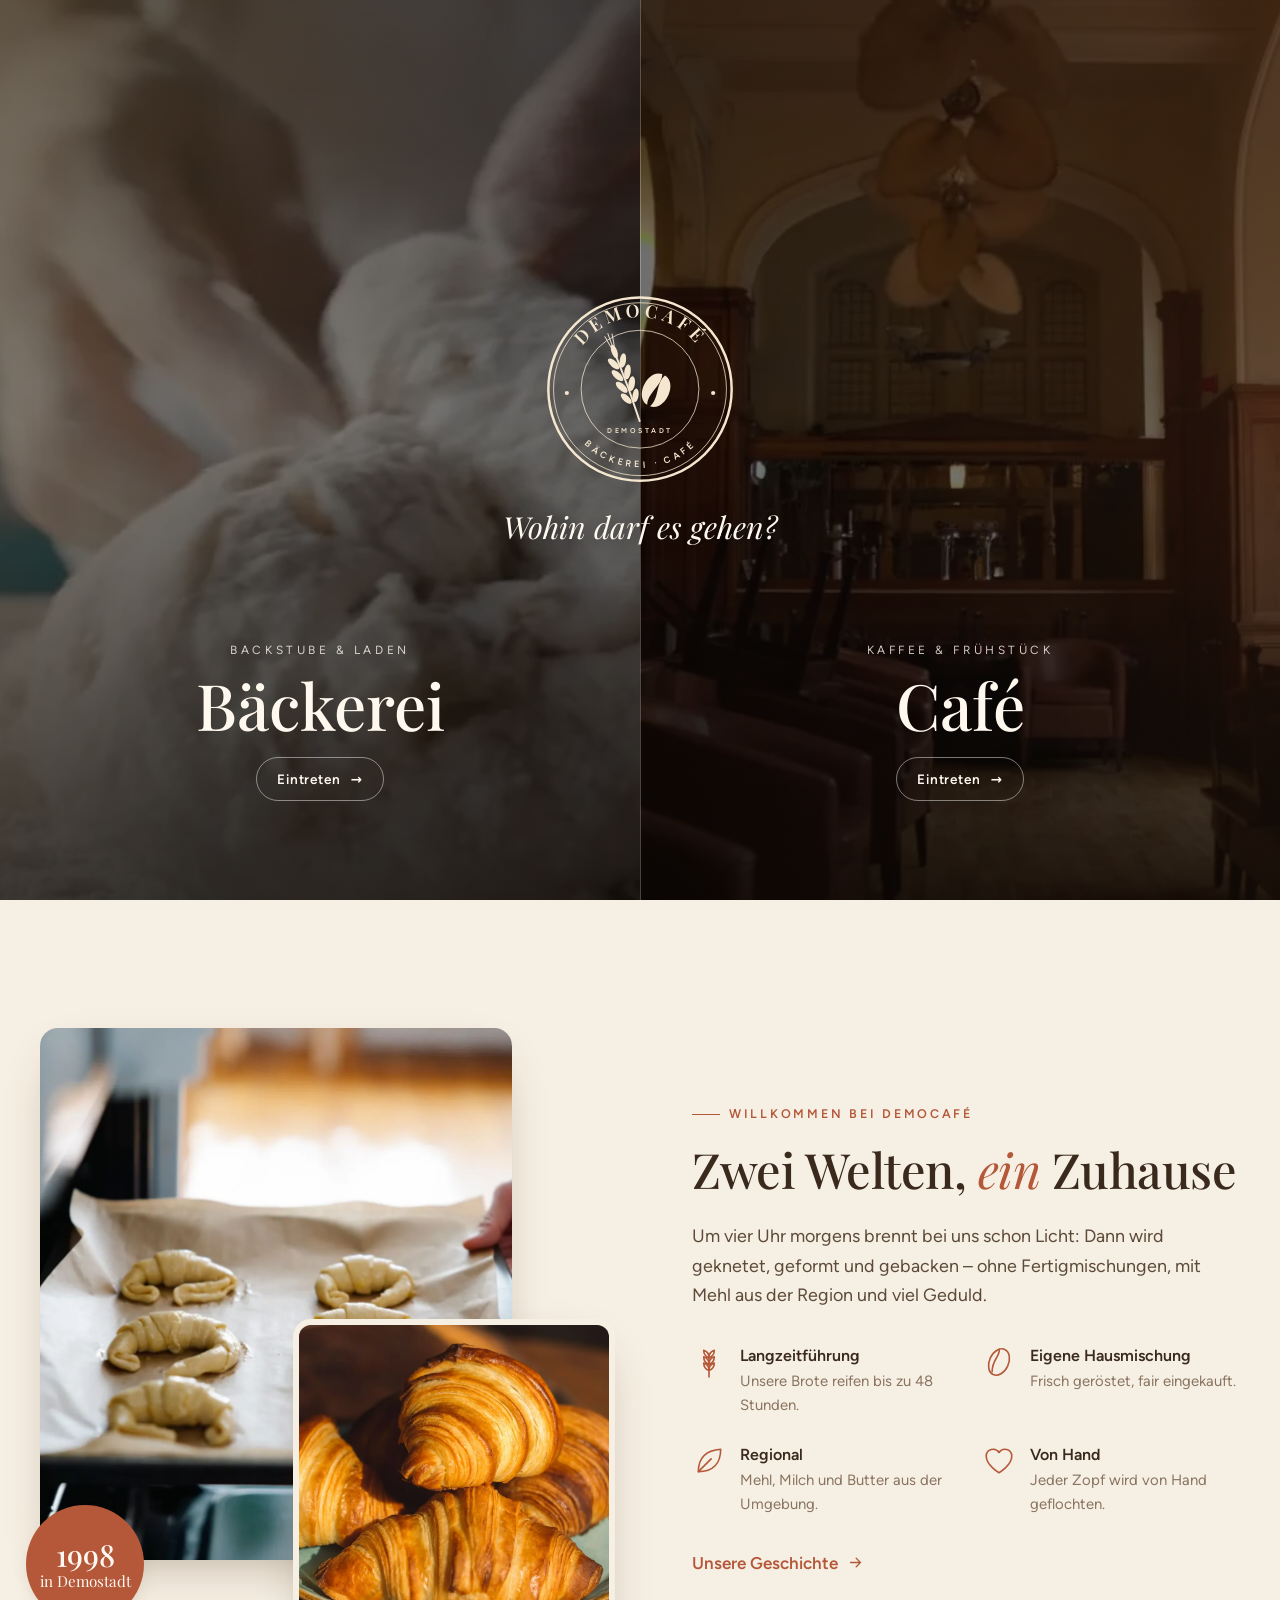
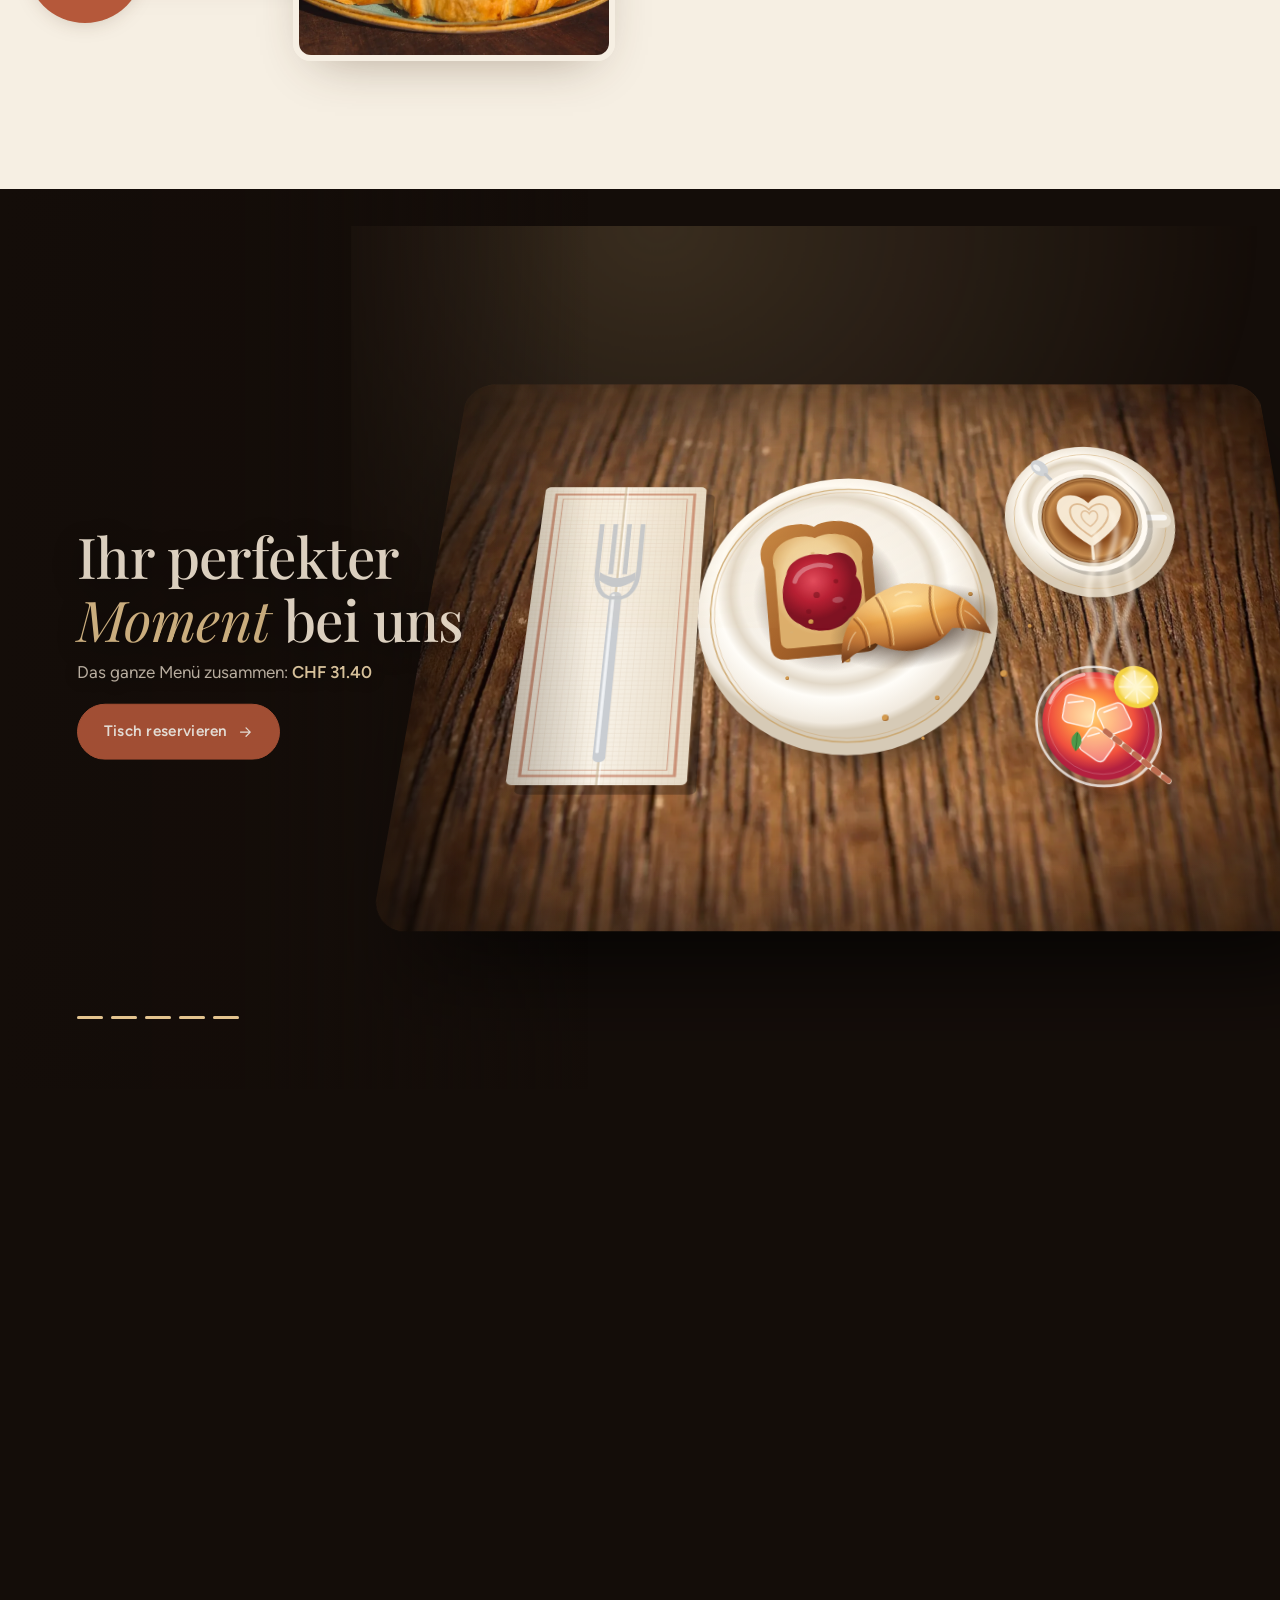
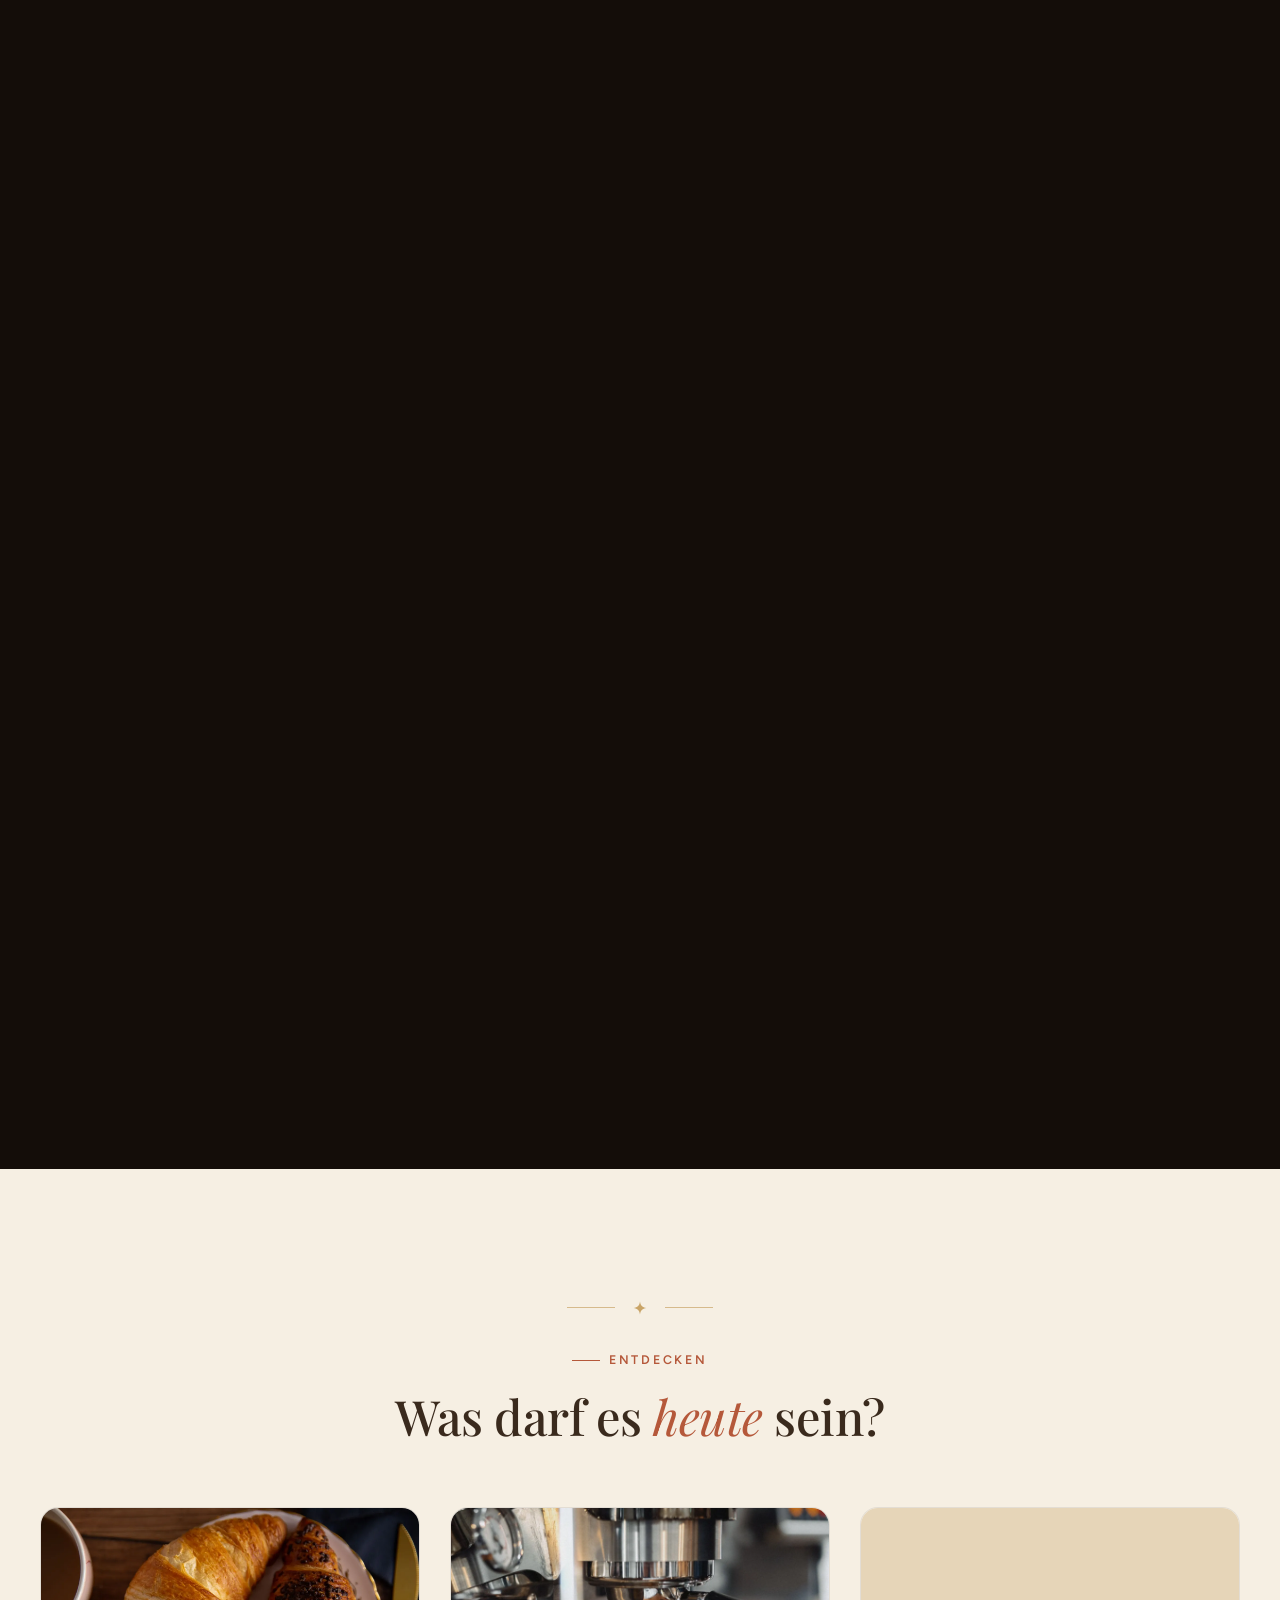
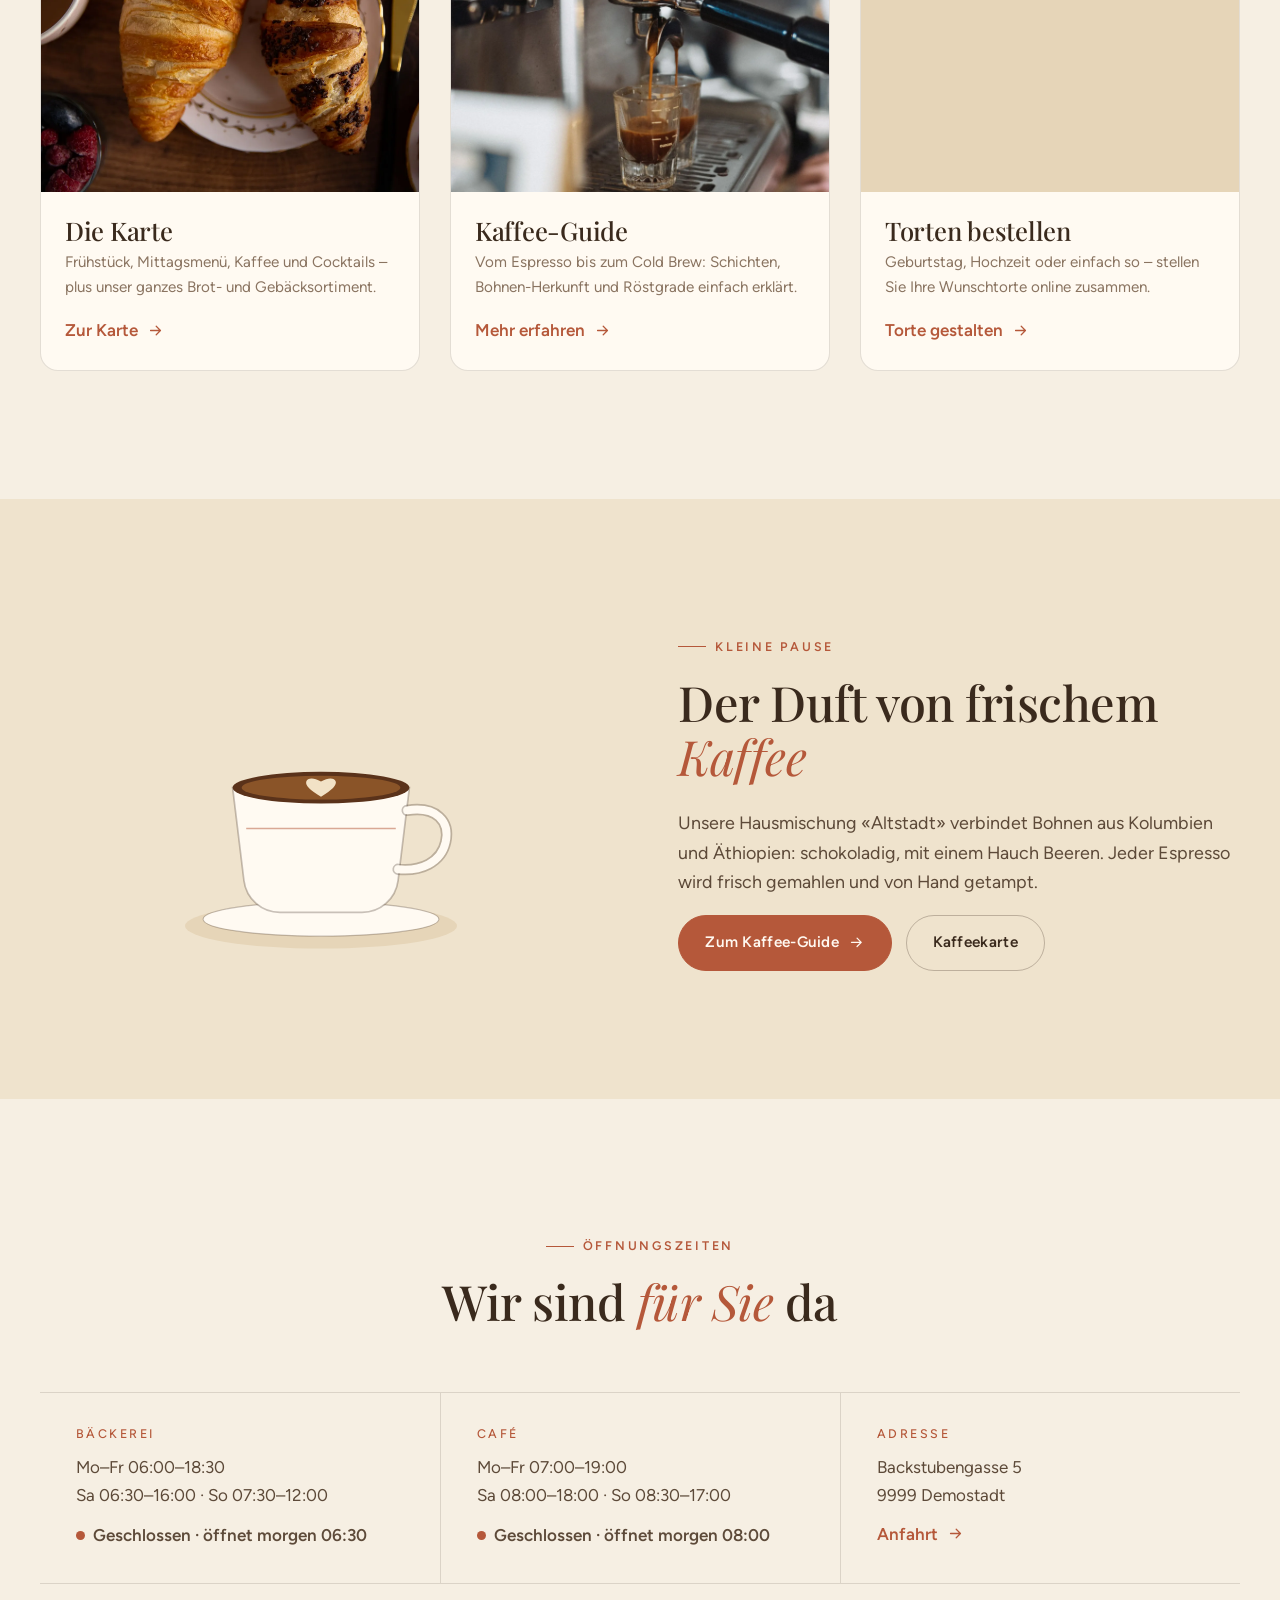
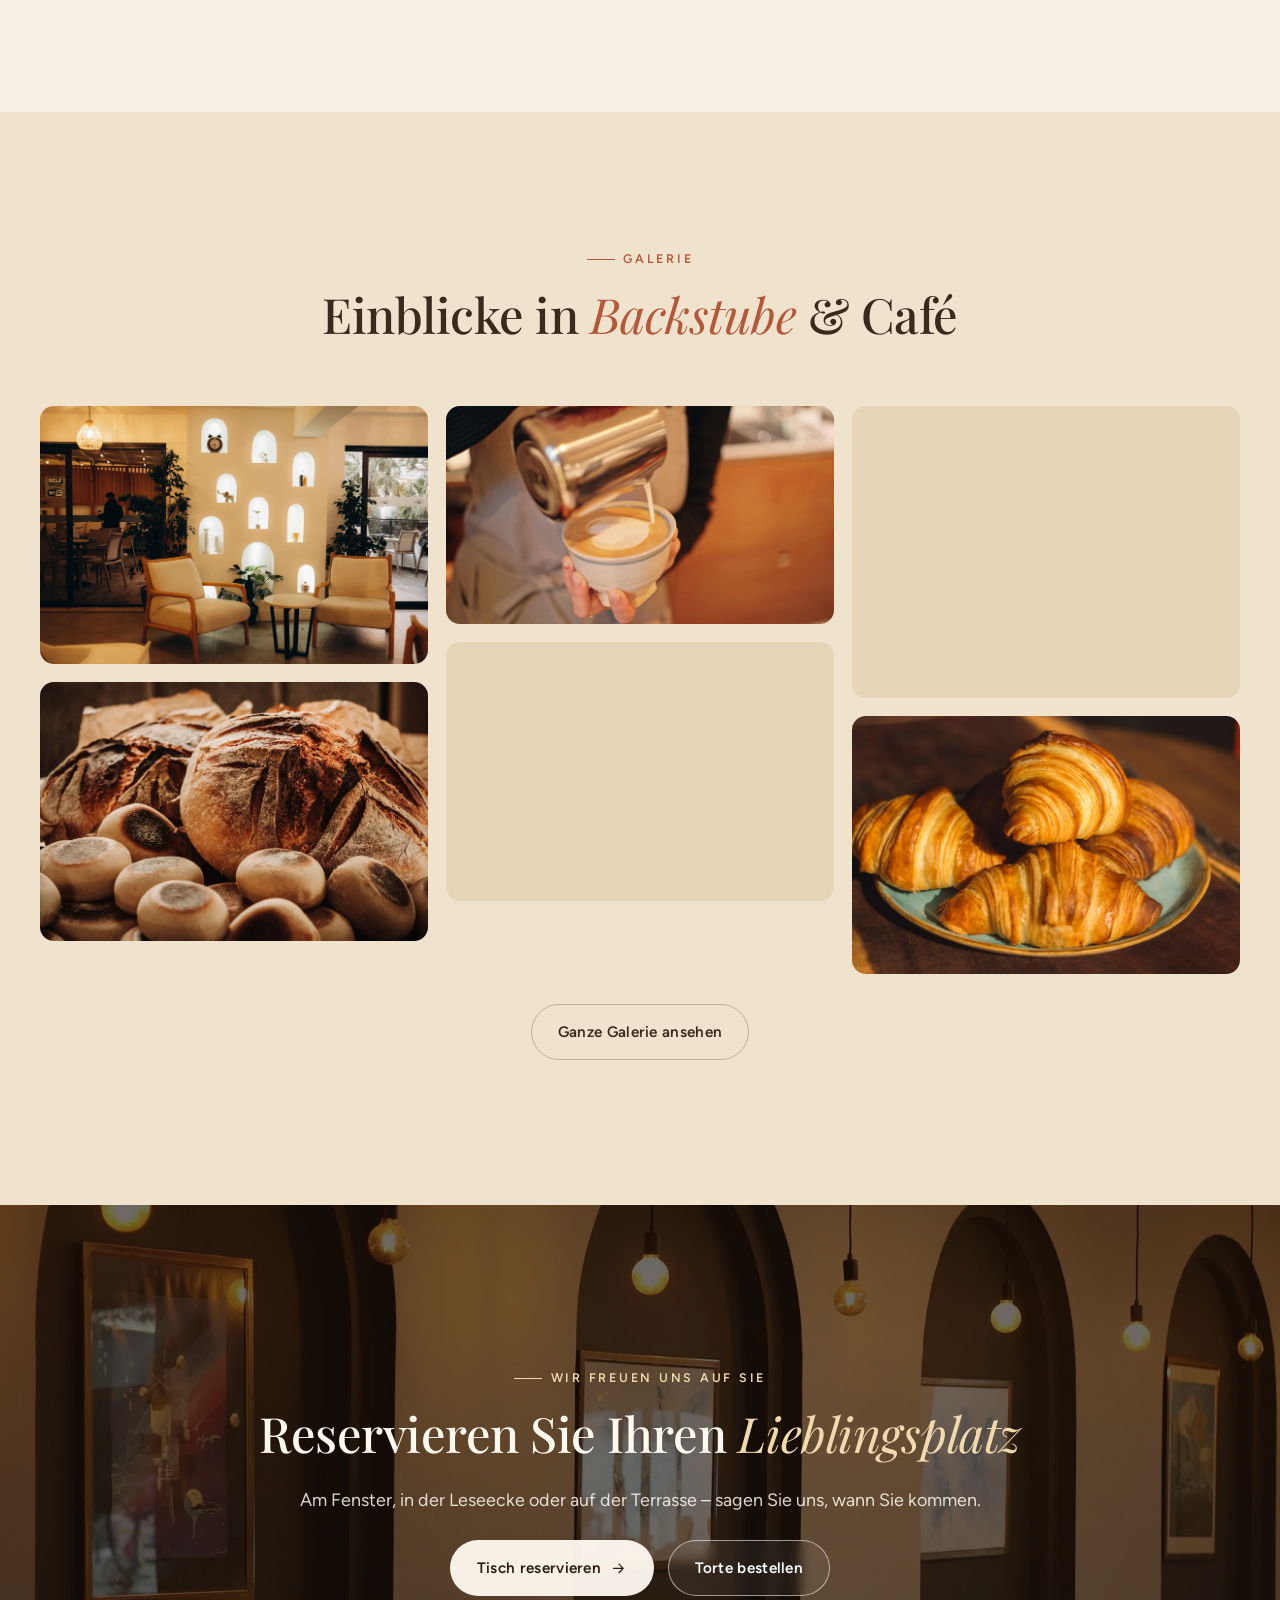
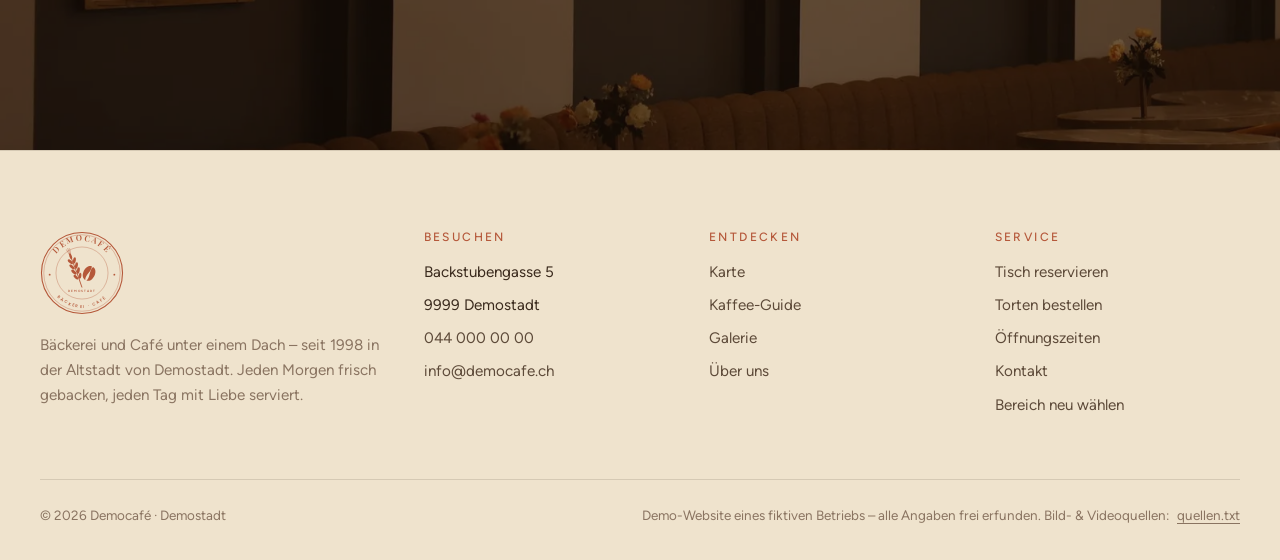
<file: index.html>
<!doctype html>
<html lang="de-CH" class="no-js" data-area="baeckerei">
<head>
<meta charset="utf-8">
<meta name="viewport" content="width=device-width, initial-scale=1">
<title>Democafé – Bäckerei & Café in Demostadt</title>
<meta name="description" content="Democafé in Demostadt: Bäckerei mit frischem Brot, Zopf und Torten – und Café mit Rösterei-Kaffee, Frühstück und Cocktails. (Demo-Website)">
<meta name="theme-color" content="#f6efe3">
<link rel="icon" href="img/favicon.svg" type="image/svg+xml">
<link rel="preload" href="fonts/playfair-display-latin-wght-normal.woff2" as="font" type="font/woff2" crossorigin>
<link rel="preload" href="fonts/figtree-latin-wght-normal.woff2" as="font" type="font/woff2" crossorigin>
<link rel="stylesheet" href="css/style.css">
<script>(function(){var d=document.documentElement;d.classList.remove('no-js');var a=null;try{a=localStorage.getItem('democafe-bereich')}catch(e){}if(a==='cafe'||a==='baeckerei'){d.setAttribute('data-area',a);if(!/[?&]wahl\b/.test(location.search))d.classList.add('no-splash')}if(window.matchMedia&&matchMedia('(prefers-reduced-motion: reduce)').matches)d.classList.add('rm')})();</script>
</head>
<body>

<svg width="0" height="0" style="position:absolute" aria-hidden="true" focusable="false">
  <symbol id="logo-stamp" viewBox="0 0 200 200">
    <circle cx="100" cy="100" r="96.5" fill="none" stroke="currentColor" stroke-width="2.6"/>
    <circle cx="100" cy="100" r="91" fill="none" stroke="currentColor" stroke-width=".8"/>
    <circle cx="100" cy="100" r="62" fill="none" stroke="currentColor" stroke-width=".8"/>
    <path id="lg-top" d="M24 100A76 76 0 0 1 176 100" fill="none"/>
    <path id="lg-bot" d="M17.5 100A82.5 82.5 0 0 0 182.5 100" fill="none"/>
    <text font-family="Playfair Display, Georgia, serif" font-size="19" font-weight="600" letter-spacing="4.2" fill="currentColor"><textPath href="#lg-top" startOffset="50%" text-anchor="middle">DEMOCAFÉ</textPath></text>
    <text font-family="Figtree, Segoe UI, sans-serif" font-size="9.6" font-weight="600" letter-spacing="3.6" fill="currentColor"><textPath href="#lg-bot" startOffset="50%" text-anchor="middle">BÄCKEREI · CAFÉ</textPath></text>
    <circle cx="23" cy="104" r="2.2" fill="currentColor"/><circle cx="177" cy="104" r="2.2" fill="currentColor"/>
    <g fill="currentColor">
      <g transform="translate(86 96) rotate(-20)">
        <path d="M0 40Q1.5 4 0 -34" fill="none" stroke="currentColor" stroke-width="2" stroke-linecap="round"/>
        <ellipse cx="0" cy="-38" rx="3" ry="7.5"/>
        <ellipse cx="-5.2" cy="-26" rx="3.3" ry="7.6" transform="rotate(-28 -5.2 -26)"/><ellipse cx="5.2" cy="-26" rx="3.3" ry="7.6" transform="rotate(28 5.2 -26)"/>
        <ellipse cx="-5.6" cy="-13" rx="3.4" ry="7.8" transform="rotate(-28 -5.6 -13)"/><ellipse cx="5.6" cy="-13" rx="3.4" ry="7.8" transform="rotate(28 5.6 -13)"/>
        <ellipse cx="-5.6" cy="0" rx="3.4" ry="7.8" transform="rotate(-28 -5.6 0)"/><ellipse cx="5.6" cy="0" rx="3.4" ry="7.8" transform="rotate(28 5.6 0)"/>
        <ellipse cx="-5.2" cy="13" rx="3.2" ry="7.2" transform="rotate(-28 -5.2 13)"/><ellipse cx="5.2" cy="13" rx="3.2" ry="7.2" transform="rotate(28 5.2 13)"/>
        <path d="M-2 -44L-4 -56M2 -44L4 -56M0 -45V-58" stroke="currentColor" stroke-width=".9" stroke-linecap="round"/>
      </g>
      <g transform="translate(117 101) rotate(26)">
        <path d="M-1.6 -18C-18 -16.5 -18 16.5 -1.6 18C-7 6.5 3.8 -6.5 -1.6 -18Z"/>
        <path d="M1.6 -18C-3.8 -6.5 7 6.5 1.6 18C18 16.5 18 -16.5 1.6 -18Z"/>
      </g>
    </g>
    <text x="100" y="146" text-anchor="middle" font-family="Figtree, Segoe UI, sans-serif" font-size="7.4" font-weight="600" letter-spacing="2.6" fill="currentColor">DEMOSTADT</text>
  </symbol>
</svg>

<a class="sr-only" href="#inhalt">Zum Inhalt springen</a>
<header class="site-header on-hero">
  <nav class="nav" aria-label="Hauptnavigation">
    <a class="brand" href="index.html" aria-label="Democafé – zur Startseite"><svg class="logo-stamp " viewBox="0 0 200 200" aria-hidden="true" focusable="false"><use href="#logo-stamp"/></svg><span class="brand-name">Democafé<small>Bäckerei · Café</small></span></a>
    <ul class="nav-links"><li><a href="index.html" aria-current="page">Start</a></li><li><a href="ueber-uns.html">Über uns</a></li><li><a href="karte.html">Karte</a></li><li><a href="kaffee-guide.html">Kaffee-Guide</a></li><li><a href="torten.html">Torten bestellen</a></li><li><a href="reservieren.html">Tisch reservieren</a></li><li><a href="galerie.html">Galerie</a></li><li><a href="oeffnungszeiten.html">Öffnungszeiten</a></li><li><a href="kontakt.html">Kontakt</a></li></ul>
    <div class="area-switch" role="group" aria-label="Bereich wechseln">
      <span class="pill" aria-hidden="true"></span>
      <button type="button" data-set-area="baeckerei">Bäckerei</button>
      <button type="button" data-set-area="cafe">Café</button>
    </div>
    <button class="nav-toggle" type="button" aria-expanded="false" aria-controls="mobile-menu" aria-label="Menü öffnen"><span></span><span></span><span></span></button>
  </nav>
</header>
<div class="mobile-menu" id="mobile-menu">
  <ul><li><a href="index.html" aria-current="page">Start<span aria-hidden="true">→</span></a></li><li><a href="ueber-uns.html">Über uns<span aria-hidden="true">→</span></a></li><li><a href="karte.html">Karte<span aria-hidden="true">→</span></a></li><li><a href="kaffee-guide.html">Kaffee-Guide<span aria-hidden="true">→</span></a></li><li><a href="torten.html">Torten bestellen<span aria-hidden="true">→</span></a></li><li><a href="reservieren.html">Tisch reservieren<span aria-hidden="true">→</span></a></li><li><a href="galerie.html">Galerie<span aria-hidden="true">→</span></a></li><li><a href="oeffnungszeiten.html">Öffnungszeiten<span aria-hidden="true">→</span></a></li><li><a href="kontakt.html">Kontakt<span aria-hidden="true">→</span></a></li></ul>
  <div class="mm-foot">Backstubengasse 5, 9999 Demostadt<br><a href="tel:+41440000000">044 000 00 00</a> · <a href="mailto:info@democafe.ch">info@democafe.ch</a></div>
</div>
<main id="inhalt">

<div class="splash" role="dialog" aria-modal="true" aria-label="Bereich wählen">
  <button class="splash-half" type="button" data-area="baeckerei" aria-label="Zur Bäckerei">
    <video  muted loop playsinline preload="none" poster="video/hero-baeckerei-poster.webp" data-src="video/hero-baeckerei.mp4" data-src-sm="video/hero-baeckerei-sm.mp4" aria-hidden="true"></video>
    <span class="splash-label"><span class="kicker">Backstube &amp; Laden</span><span class="name">Bäckerei</span><span class="go">Eintreten <span aria-hidden="true">→</span></span></span>
  </button>
  <button class="splash-half" type="button" data-area="cafe" aria-label="Zum Café">
    <video  muted loop playsinline preload="none" poster="video/hero-cafe-poster.webp" data-src="video/hero-cafe.mp4" data-src-sm="video/hero-cafe-sm.mp4" aria-hidden="true"></video>
    <span class="splash-label"><span class="kicker">Kaffee &amp; Frühstück</span><span class="name">Café</span><span class="go">Eintreten <span aria-hidden="true">→</span></span></span>
  </button>
  <div class="splash-divider" aria-hidden="true"></div>
  <div class="splash-center">
    <svg class="logo-stamp " viewBox="0 0 200 200" aria-hidden="true" focusable="false"><use href="#logo-stamp"/></svg>
    <p class="q">Wohin darf es gehen?</p>
  </div>
</div>

<section class="hero" aria-label="Willkommen">
  <div class="hero-media">
    <video data-show="baeckerei" autoplay muted loop playsinline preload="none" poster="video/hero-baeckerei-poster.webp" data-src="video/hero-baeckerei.mp4" data-src-sm="video/hero-baeckerei-sm.mp4" aria-hidden="true"></video>
    <video data-show="cafe" autoplay muted loop playsinline preload="none" poster="video/hero-cafe-poster.webp" data-src="video/hero-cafe.mp4" data-src-sm="video/hero-cafe-sm.mp4" aria-hidden="true"></video>
  </div>
  <div class="hero-inner">
    <div class="hero-area" data-area="baeckerei">
      <div class="hero-copy">
        <p class="eyebrow">Bäckerei · seit 1998</p>
        <h1>Jeden Morgen <em>frisch</em> gebacken</h1>
        <p class="lead">Sauerteigbrot, Butterzopf und goldene Gipfeli – von Hand geformt in unserer Backstube mitten in der Altstadt von Demostadt.</p>
        <div class="btn-row">
          <a class="btn btn--light" href="torten.html">Torte bestellen <svg viewBox="0 0 24 24" fill="none" stroke="currentColor" stroke-width="1.8" stroke-linecap="round" stroke-linejoin="round" aria-hidden="true"><path d="M5 12h14M13 6l6 6-6 6"/></svg></a>
          <a class="btn btn--outline-light" href="karte.html#baeckerei">Unser Sortiment</a>
        </div>
      </div>
    </div>
    <div class="hero-area" data-area="cafe">
      <div class="hero-copy">
        <p class="eyebrow">Café · Kaffee, Frühstück &amp; Apéro</p>
        <h1>Ihr Ort zum <em>Ankommen</em></h1>
        <p class="lead">Ein Cappuccino am Fenster, ein langes Frühstück mit Freunden oder ein Spritz zum Feierabend – bei uns nehmen Sie sich Zeit.</p>
        <div class="btn-row">
          <a class="btn btn--light" href="reservieren.html">Tisch reservieren <svg viewBox="0 0 24 24" fill="none" stroke="currentColor" stroke-width="1.8" stroke-linecap="round" stroke-linejoin="round" aria-hidden="true"><path d="M5 12h14M13 6l6 6-6 6"/></svg></a>
          <a class="btn btn--outline-light" href="karte.html#cafe">Zur Karte</a>
        </div>
      </div>
    </div>
  </div>
  <span class="hero-scroll" aria-hidden="true">Scrollen</span>
</section>

<section class="section">
  <div class="wrap split">
    <div class="photo-stack reveal">
      <figure class="a">
        <img data-show="baeckerei" src="img/baecker.webp" width="1600" height="1066" alt="Bäcker formt Teig in der Backstube" loading="lazy" decoding="async">
        <img data-show="cafe" src="img/cafe-innen.webp" width="1600" height="1066" alt="Gemütlicher Café-Salon mit Sesseln" loading="lazy" decoding="async">
      </figure>
      <figure class="b">
        <img data-show="baeckerei" src="img/croissants.webp" width="1600" height="1066" alt="Frische Buttergipfeli" loading="lazy" decoding="async">
        <img data-show="cafe" src="img/latte-art.webp" width="1600" height="900" alt="Cappuccino mit Latte-Art" loading="lazy" decoding="async">
      </figure>
      <div class="badge"><span><strong>1998</strong>in Demostadt</span></div>
    </div>
    <div>
      <p class="eyebrow reveal">Willkommen bei Democafé</p>
      <h2 class="reveal" data-delay="1">Zwei Welten, <em>ein</em> Zuhause</h2>
      <p class="lead reveal" data-delay="2" data-show="baeckerei">Um vier Uhr morgens brennt bei uns schon Licht: Dann wird geknetet, geformt und gebacken – ohne Fertigmischungen, mit Mehl aus der Region und viel Geduld.</p>
      <p class="lead reveal" data-delay="2" data-show="cafe">Gleich neben der Backstube liegt unser Café: knarrender Holzboden, weiche Sessel und Kaffee, den wir mit einer kleinen Rösterei aus der Region entwickelt haben.</p>
      <div class="features">
        <div class="feature reveal" data-delay="1"><svg viewBox="0 0 32 32" fill="none" stroke="currentColor" stroke-width="1.5" stroke-linecap="round" stroke-linejoin="round" aria-hidden="true"><path d="M16 30V8"/><path d="M16 12c-3-1-5-4-5-7 3 1 5 4 5 7zM16 12c3-1 5-4 5-7-3 1-5 4-5 7zM16 18c-3-1-5-4-5-7 3 1 5 4 5 7zM16 18c3-1 5-4 5-7-3 1-5 4-5 7zM16 24c-3-1-5-4-5-7 3 1 5 4 5 7zM16 24c3-1 5-4 5-7-3 1-5 4-5 7z"/></svg><div><h4>Langzeitführung</h4><p>Unsere Brote reifen bis zu 48 Stunden.</p></div></div>
        <div class="feature reveal" data-delay="2"><svg viewBox="0 0 32 32" fill="none" stroke="currentColor" stroke-width="1.5" stroke-linecap="round" aria-hidden="true"><ellipse cx="16" cy="16" rx="9" ry="13" transform="rotate(25 16 16)"/><path d="M11 5c4 5-2 12 3 22" transform="rotate(25 16 16)"/></svg><div><h4>Eigene Hausmischung</h4><p>Frisch geröstet, fair eingekauft.</p></div></div>
        <div class="feature reveal" data-delay="3"><svg viewBox="0 0 32 32" fill="none" stroke="currentColor" stroke-width="1.5" stroke-linecap="round" stroke-linejoin="round" aria-hidden="true"><path d="M6 26C6 12 14 6 27 5c0 13-7 21-21 21z"/><path d="M6 26 18 14"/></svg><div><h4>Regional</h4><p>Mehl, Milch und Butter aus der Umgebung.</p></div></div>
        <div class="feature reveal" data-delay="4"><svg viewBox="0 0 32 32" fill="none" stroke="currentColor" stroke-width="1.5" stroke-linejoin="round" aria-hidden="true"><path d="M16 27S4 20 4 11.5A6.5 6.5 0 0 1 16 8a6.5 6.5 0 0 1 12 3.5C28 20 16 27 16 27z"/></svg><div><h4>Von Hand</h4><p>Jeder Zopf wird von Hand geflochten.</p></div></div>
      </div>
      <p style="margin-top:2rem" class="reveal"><a class="link-arrow" href="ueber-uns.html">Unsere Geschichte <svg viewBox="0 0 24 24" fill="none" stroke="currentColor" stroke-width="1.8" stroke-linecap="round" stroke-linejoin="round" aria-hidden="true"><path d="M5 12h14M13 6l6 6-6 6"/></svg></a></p>
    </div>
  </div>
</section>

<section class="menu-scene" aria-label="Ihr Menü entsteht">
  <div class="sticky">
    <div class="ms-intro">
      <p class="eyebrow">Langsam scrollen</p>
      <h2>Ihr Menü <em>entsteht</em></h2>
    </div>
    <div class="ms-copy"></div>
    <div class="ms-stage-wrap"></div>
    <div class="ms-progress" aria-hidden="true"></div>
    <div class="ms-finale">
      <h2>Ihr perfekter <em>Moment</em> bei uns</h2>
      <p>Das ganze Menü zusammen: <span class="total ms-total"></span></p>
      <a class="btn" href="reservieren.html">Tisch reservieren <svg viewBox="0 0 24 24" fill="none" stroke="currentColor" stroke-width="1.8" stroke-linecap="round" stroke-linejoin="round" aria-hidden="true"><path d="M5 12h14M13 6l6 6-6 6"/></svg></a>
    </div>
  </div>
  <div class="ms-static">
    <div class="wrap">
      <div class="section-head center">
        <p class="eyebrow">Schritt für Schritt</p>
        <h2>Ihr Menü <em>entsteht</em></h2>
      </div>
      <div class="ms-static-grid"></div>
      <div class="center" style="margin-top:56px">
        <h2>Ihr perfekter <em>Moment</em> bei uns</h2>
        <p>Das ganze Menü zusammen: <span class="total ms-total"></span></p>
        <a class="btn" href="reservieren.html">Tisch reservieren <svg viewBox="0 0 24 24" fill="none" stroke="currentColor" stroke-width="1.8" stroke-linecap="round" stroke-linejoin="round" aria-hidden="true"><path d="M5 12h14M13 6l6 6-6 6"/></svg></a>
      </div>
    </div>
  </div>
</section>

<section class="section">
  <div class="wrap">
    <div class="section-head center">
      <div class="ornament"><svg viewBox="0 0 24 24" fill="currentColor" aria-hidden="true"><path d="M12 2c.6 4.4 2.6 6.4 7 7-4.4.6-6.4 2.6-7 7-.6-4.4-2.6-6.4-7-7 4.4-.6 6.4-2.6 7-7z" transform="translate(0 3)"/></svg></div>
      <p class="eyebrow reveal">Entdecken</p>
      <h2 class="reveal" data-delay="1">Was darf es <em>heute</em> sein?</h2>
    </div>
    <div class="cards">
      <a class="card reveal" href="karte.html">
        <div class="card-img"><img src="img/fruehstueck.webp" alt="Frühstückstisch mit Gebäck und Kaffee" width="1600" height="1066" loading="lazy" decoding="async"></div>
        <div class="card-body"><h3>Die Karte</h3><p>Frühstück, Mittagsmenü, Kaffee und Cocktails – plus unser ganzes Brot- und Gebäcksortiment.</p><span class="link-arrow">Zur Karte <svg viewBox="0 0 24 24" fill="none" stroke="currentColor" stroke-width="1.8" stroke-linecap="round" stroke-linejoin="round" aria-hidden="true"><path d="M5 12h14M13 6l6 6-6 6"/></svg></span></div>
      </a>
      <a class="card reveal" data-delay="1" href="kaffee-guide.html">
        <div class="card-img"><img src="img/espresso-bezug.webp" alt="Espresso läuft in eine Tasse" width="1600" height="1204" loading="lazy" decoding="async"></div>
        <div class="card-body"><h3>Kaffee-Guide</h3><p>Vom Espresso bis zum Cold Brew: Schichten, Bohnen-Herkunft und Röstgrade einfach erklärt.</p><span class="link-arrow">Mehr erfahren <svg viewBox="0 0 24 24" fill="none" stroke="currentColor" stroke-width="1.8" stroke-linecap="round" stroke-linejoin="round" aria-hidden="true"><path d="M5 12h14M13 6l6 6-6 6"/></svg></span></div>
      </a>
      <a class="card reveal" data-delay="2" href="torten.html">
        <div class="card-img"><img src="img/torte-geburtstag.webp" alt="Festliche Torte" width="1600" height="1057" loading="lazy" decoding="async"></div>
        <div class="card-body"><h3>Torten bestellen</h3><p>Geburtstag, Hochzeit oder einfach so – stellen Sie Ihre Wunschtorte online zusammen.</p><span class="link-arrow">Torte gestalten <svg viewBox="0 0 24 24" fill="none" stroke="currentColor" stroke-width="1.8" stroke-linecap="round" stroke-linejoin="round" aria-hidden="true"><path d="M5 12h14M13 6l6 6-6 6"/></svg></span></div>
      </a>
    </div>
  </div>
</section>

<section class="section section--tint">
  <div class="wrap coffee-moment">
    <div class="reveal">
<div class="steam-cup" aria-hidden="true">
  <svg viewBox="0 0 300 300">
    <g class="steam"><path d="M128 120c-14-22 14-34 0-58s10-36 0-52"/><path d="M152 122c-14-22 14-34 0-58s10-36 0-52"/><path d="M176 120c-14-22 14-34 0-58s10-36 0-52"/></g>
    <ellipse cx="150" cy="262" rx="120" ry="20" fill="var(--bg-3)"/>
    <ellipse cx="150" cy="256" rx="104" ry="15" fill="var(--surface)" stroke="var(--line-strong)"/>
    <path d="M72 140h156l-10 82a32 32 0 0 1-32 28h-72a32 32 0 0 1-32-28z" fill="var(--surface)" stroke="var(--line-strong)" stroke-width="1.5"/>
    <path d="M226 160c26-4 38 10 34 28s-22 26-42 24" fill="none" stroke="var(--line-strong)" stroke-width="10" stroke-linecap="round"/>
    <path d="M226 160c26-4 38 10 34 28s-22 26-42 24" fill="none" stroke="var(--surface)" stroke-width="7" stroke-linecap="round"/>
    <ellipse cx="150" cy="140" rx="78" ry="14" fill="#5a321a"/>
    <ellipse cx="150" cy="140" rx="70" ry="10.5" fill="#8a5428"/>
    <path d="M150 148c-10-6-14-10-13-13.5 1-3 6-4 13 0 7-4 12-3 13 0s-3 7.5-13 13.5z" fill="#f2e2c6"/>
    <path d="M84 176h132" stroke="var(--accent)" stroke-width="1.2" opacity=".5"/>
  </svg>
</div></div>
    <div>
      <p class="eyebrow reveal">Kleine Pause</p>
      <h2 class="reveal" data-delay="1">Der Duft von frischem <em>Kaffee</em></h2>
      <p class="lead reveal" data-delay="2">Unsere Hausmischung «Altstadt» verbindet Bohnen aus Kolumbien und Äthiopien: schokoladig, mit einem Hauch Beeren. Jeder Espresso wird frisch gemahlen und von Hand getampt.</p>
      <div class="btn-row reveal" data-delay="3">
        <a class="btn" href="kaffee-guide.html">Zum Kaffee-Guide <svg viewBox="0 0 24 24" fill="none" stroke="currentColor" stroke-width="1.8" stroke-linecap="round" stroke-linejoin="round" aria-hidden="true"><path d="M5 12h14M13 6l6 6-6 6"/></svg></a>
        <a class="btn btn--ghost" href="karte.html#cafe">Kaffeekarte</a>
      </div>
    </div>
  </div>
</section>

<section class="section">
  <div class="wrap">
    <div class="section-head center">
      <p class="eyebrow reveal">Öffnungszeiten</p>
      <h2 class="reveal" data-delay="1">Wir sind <em>für Sie</em> da</h2>
    </div>
    <div class="hours-strip reveal">
      <div><h4>Bäckerei</h4><p>Mo–Fr 06:00–18:30<br>Sa 06:30–16:00 · So 07:30–12:00</p><p style="margin-top:10px"><span class="status-dot" data-status="baeckerei"></span></p></div>
      <div><h4>Café</h4><p>Mo–Fr 07:00–19:00<br>Sa 08:00–18:00 · So 08:30–17:00</p><p style="margin-top:10px"><span class="status-dot" data-status="cafe"></span></p></div>
      <div><h4>Adresse</h4><p>Backstubengasse 5<br>9999 Demostadt</p><p style="margin-top:10px"><a class="link-arrow" href="kontakt.html">Anfahrt <svg viewBox="0 0 24 24" fill="none" stroke="currentColor" stroke-width="1.8" stroke-linecap="round" stroke-linejoin="round" aria-hidden="true"><path d="M5 12h14M13 6l6 6-6 6"/></svg></a></p></div>
    </div>
  </div>
</section>

<section class="section section--tint">
  <div class="wrap">
    <div class="section-head center">
      <p class="eyebrow reveal">Galerie</p>
      <h2 class="reveal" data-delay="1">Einblicke in <em>Backstube</em> &amp; Café</h2>
    </div>
    <div class="gallery reveal">
      <a class="g-item" href="galerie.html" style="display:block"><img src="img/cafe-innen.webp" alt="Gemütliche Sessel und warmes Licht im Café-Salon" width="1600" height="1066" loading="lazy" decoding="async"><figcaption><span class="tag">Café</span>Gemütliche Sessel und warmes Licht im Café-Salon</figcaption></a>
      <a class="g-item" href="galerie.html" style="display:block"><img src="img/brot.webp" alt="Frische Sauerteigbrote aus der Backstube" width="1600" height="1066" loading="lazy" decoding="async"><figcaption><span class="tag">Bäckerei</span>Frische Sauerteigbrote aus der Backstube</figcaption></a>
      <a class="g-item" href="galerie.html" style="display:block"><img src="img/latte-art.webp" alt="Latte-Art – von Hand gegossen" width="1600" height="900" loading="lazy" decoding="async"><figcaption><span class="tag">Café</span>Latte-Art – von Hand gegossen</figcaption></a>
      <a class="g-item" href="galerie.html" style="display:block"><img src="img/teig.webp" alt="Teig kneten am frühen Morgen" width="1200" height="800" loading="lazy" decoding="async"><figcaption><span class="tag">Bäckerei</span>Teig kneten am frühen Morgen</figcaption></a>
      <a class="g-item" href="galerie.html" style="display:block"><img src="img/espresso-bezug.webp" alt="Espresso läuft aus dem Siebträger" width="1600" height="1204" loading="lazy" decoding="async"><figcaption><span class="tag">Café</span>Espresso läuft aus dem Siebträger</figcaption></a>
      <a class="g-item" href="galerie.html" style="display:block"><img src="img/croissants.webp" alt="Goldene Buttergipfeli" width="1600" height="1066" loading="lazy" decoding="async"><figcaption><span class="tag">Bäckerei</span>Goldene Buttergipfeli</figcaption></a>
    </div>
    <p class="center" style="margin-top:30px"><a class="btn btn--ghost" href="galerie.html">Ganze Galerie ansehen</a></p>
  </div>
</section>

<section class="cta-band">
  <div class="bg"><img src="img/cafe-boegen.webp" alt="" width="1600" height="1202" loading="lazy" decoding="async"></div>
  <div class="wrap">
    <p class="eyebrow reveal" style="color:#f1d9ae;justify-content:center">Wir freuen uns auf Sie</p>
    <h2 class="reveal" data-delay="1">Reservieren Sie Ihren <em>Lieblingsplatz</em></h2>
    <p class="lead reveal" data-delay="2" style="margin-inline:auto">Am Fenster, in der Leseecke oder auf der Terrasse – sagen Sie uns, wann Sie kommen.</p>
    <div class="btn-row reveal" data-delay="3"><a class="btn btn--light" href="reservieren.html">Tisch reservieren <svg viewBox="0 0 24 24" fill="none" stroke="currentColor" stroke-width="1.8" stroke-linecap="round" stroke-linejoin="round" aria-hidden="true"><path d="M5 12h14M13 6l6 6-6 6"/></svg></a><a class="btn btn--outline-light" href="torten.html">Torte bestellen</a></div>
  </div>
</section>
</main>

<footer class="site-footer">
  <div class="wrap">
    <div class="footer-grid">
      <div class="footer-brand">
        <svg class="logo-stamp " viewBox="0 0 200 200" aria-hidden="true" focusable="false"><use href="#logo-stamp"/></svg>
        <p>Bäckerei und Café unter einem Dach – seit 1998 in der Altstadt von Demostadt. Jeden Morgen frisch gebacken, jeden Tag mit Liebe serviert.</p>
      </div>
      <div>
        <h4>Besuchen</h4>
        <ul>
          <li>Backstubengasse 5</li>
          <li>9999 Demostadt</li>
          <li><a href="tel:+41440000000">044 000 00 00</a></li>
          <li><a href="mailto:info@democafe.ch">info@democafe.ch</a></li>
        </ul>
      </div>
      <div>
        <h4>Entdecken</h4>
        <ul>
          <li><a href="karte.html">Karte</a></li>
          <li><a href="kaffee-guide.html">Kaffee-Guide</a></li>
          <li><a href="galerie.html">Galerie</a></li>
          <li><a href="ueber-uns.html">Über uns</a></li>
        </ul>
      </div>
      <div>
        <h4>Service</h4>
        <ul>
          <li><a href="reservieren.html">Tisch reservieren</a></li>
          <li><a href="torten.html">Torten bestellen</a></li>
          <li><a href="oeffnungszeiten.html">Öffnungszeiten</a></li>
          <li><a href="kontakt.html">Kontakt</a></li>
          <li><a href="index.html?wahl">Bereich neu wählen</a></li>
        </ul>
      </div>
    </div>
    <div class="footer-bottom">
      <span>© <span data-year>2026</span> Democafé · Demostadt</span>
      <span class="demo-note">Demo-Website eines fiktiven Betriebs – alle Angaben frei erfunden. Bild- &amp; Videoquellen: <a href="quellen.txt">quellen.txt</a></span>
    </div>
  </div>
</footer>
<script src="js/main.js" defer></script>
<script src="js/menu-scene.js" defer></script>
</body>
</html>
</file>
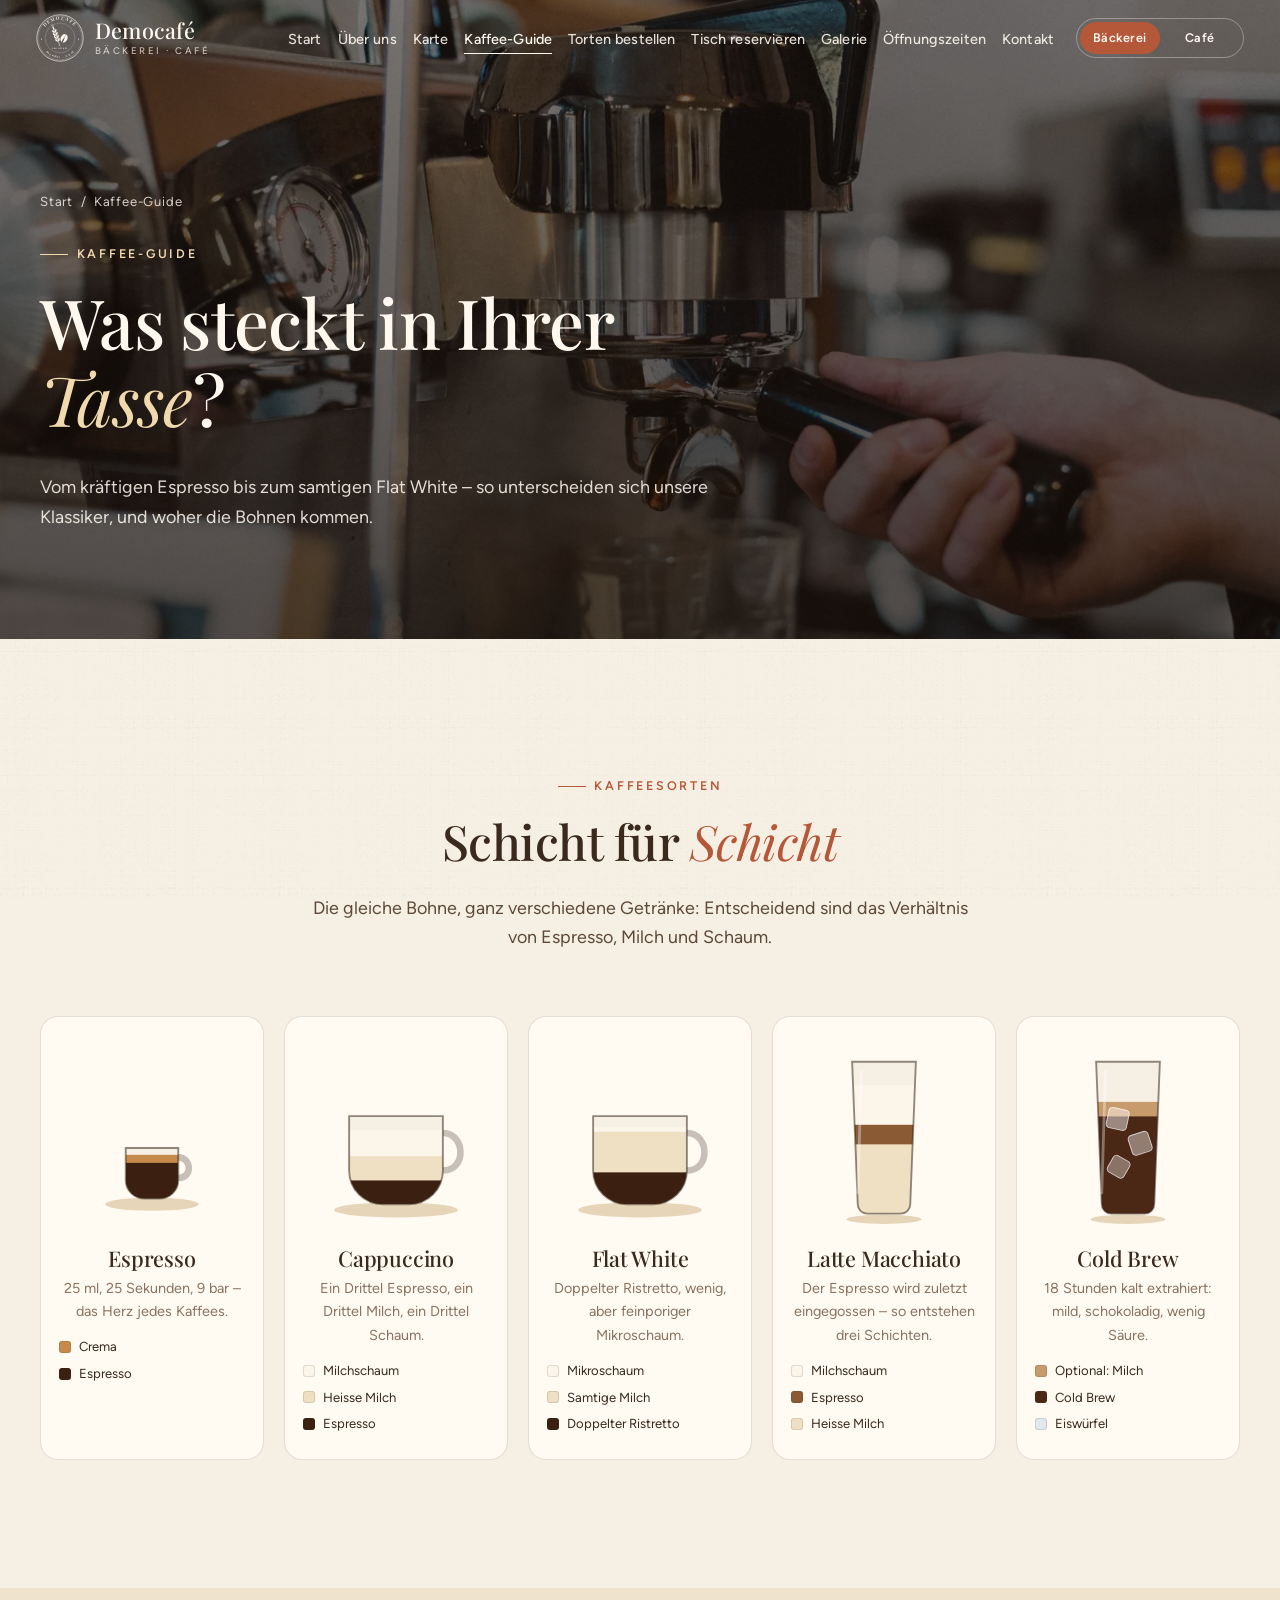
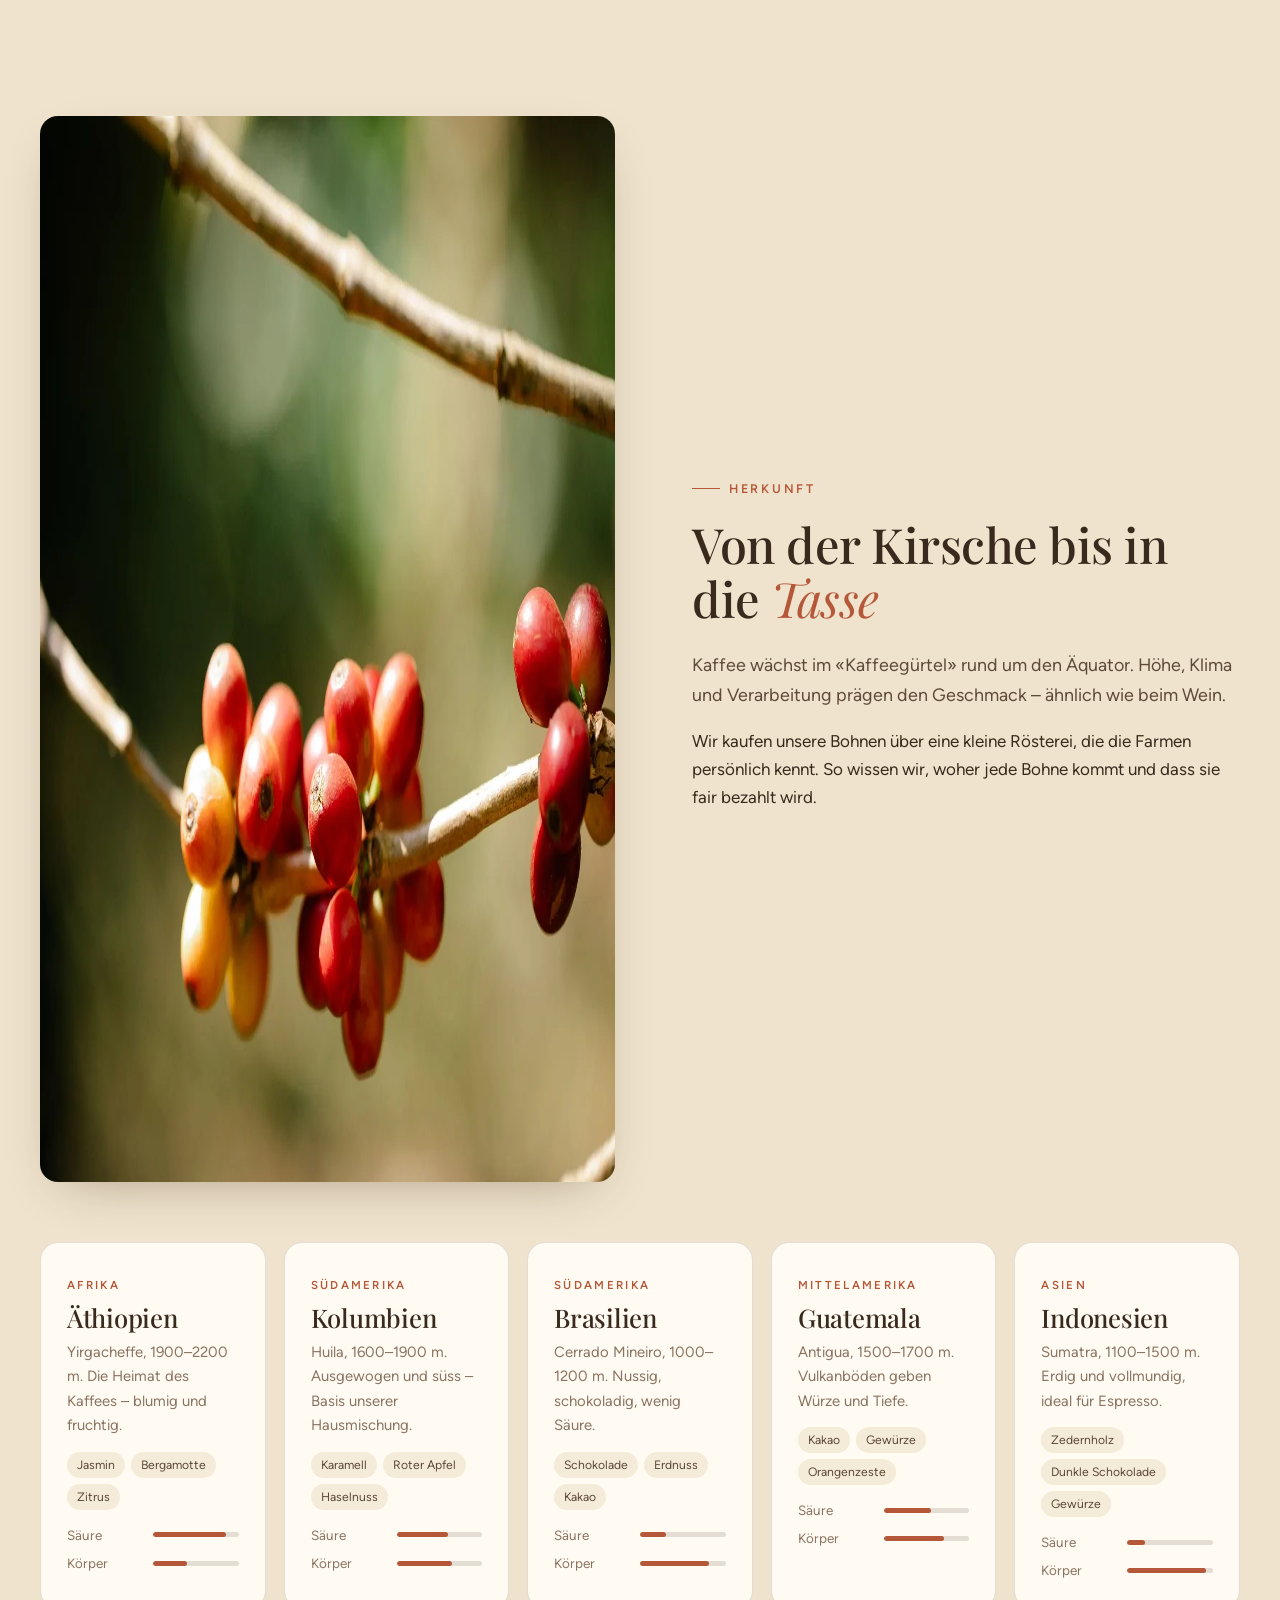
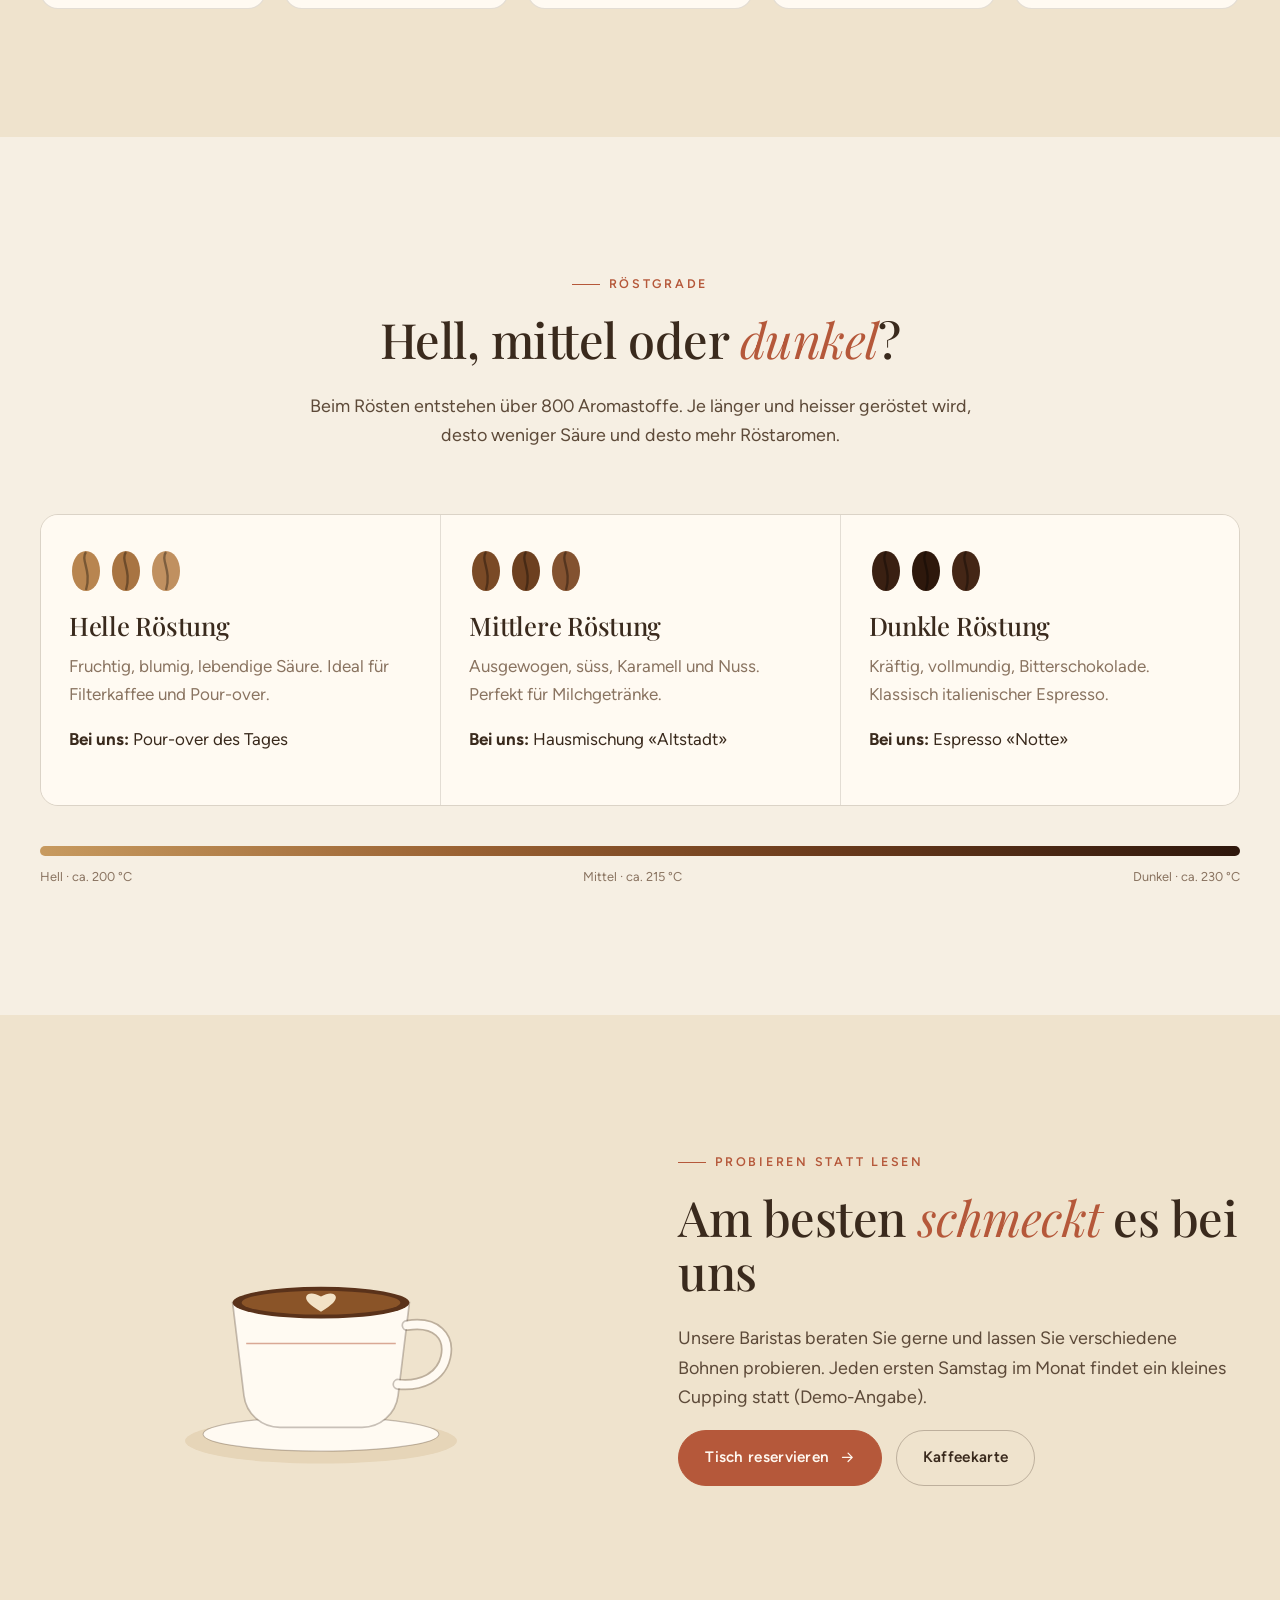
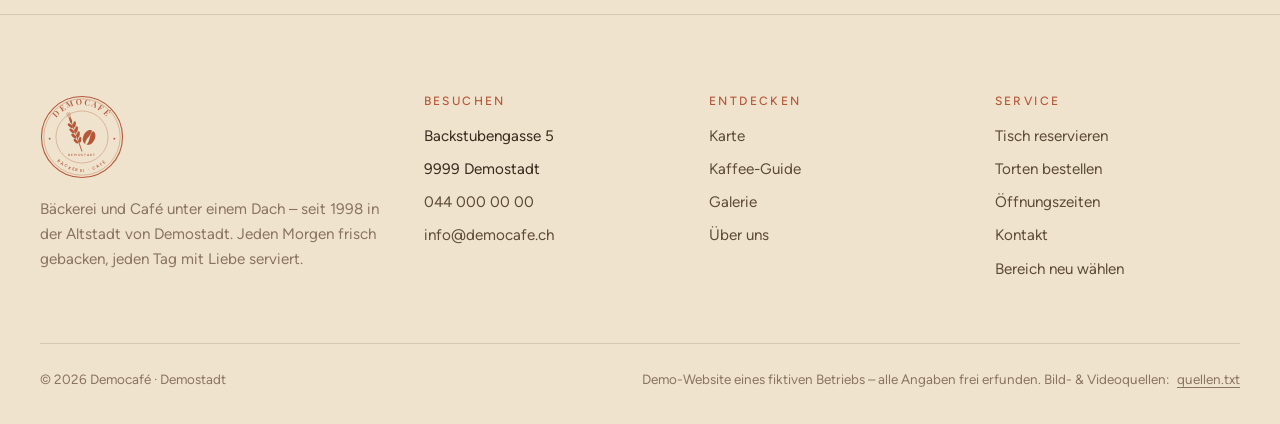
<file: kaffee-guide.html>
<!doctype html>
<html lang="de-CH" class="no-js" data-area="baeckerei">
<head>
<meta charset="utf-8">
<meta name="viewport" content="width=device-width, initial-scale=1">
<title>Kaffee-Guide – Democafé</title>
<meta name="description" content="Kaffee-Guide von Democafé: Espresso, Cappuccino, Flat White, Latte Macchiato und Cold Brew im Schichtaufbau, Herkunft der Bohnen und Röstgrade.">
<meta name="theme-color" content="#f6efe3">
<link rel="icon" href="img/favicon.svg" type="image/svg+xml">
<link rel="preload" href="fonts/playfair-display-latin-wght-normal.woff2" as="font" type="font/woff2" crossorigin>
<link rel="preload" href="fonts/figtree-latin-wght-normal.woff2" as="font" type="font/woff2" crossorigin>
<link rel="stylesheet" href="css/style.css">
<script>(function(){var d=document.documentElement;d.classList.remove('no-js');var a=null;try{a=localStorage.getItem('democafe-bereich')}catch(e){}if(a==='cafe'||a==='baeckerei'){d.setAttribute('data-area',a);if(!/[?&]wahl\b/.test(location.search))d.classList.add('no-splash')}if(window.matchMedia&&matchMedia('(prefers-reduced-motion: reduce)').matches)d.classList.add('rm')})();</script>
</head>
<body>

<svg width="0" height="0" style="position:absolute" aria-hidden="true" focusable="false">
  <symbol id="logo-stamp" viewBox="0 0 200 200">
    <circle cx="100" cy="100" r="96.5" fill="none" stroke="currentColor" stroke-width="2.6"/>
    <circle cx="100" cy="100" r="91" fill="none" stroke="currentColor" stroke-width=".8"/>
    <circle cx="100" cy="100" r="62" fill="none" stroke="currentColor" stroke-width=".8"/>
    <path id="lg-top" d="M24 100A76 76 0 0 1 176 100" fill="none"/>
    <path id="lg-bot" d="M17.5 100A82.5 82.5 0 0 0 182.5 100" fill="none"/>
    <text font-family="Playfair Display, Georgia, serif" font-size="19" font-weight="600" letter-spacing="4.2" fill="currentColor"><textPath href="#lg-top" startOffset="50%" text-anchor="middle">DEMOCAFÉ</textPath></text>
    <text font-family="Figtree, Segoe UI, sans-serif" font-size="9.6" font-weight="600" letter-spacing="3.6" fill="currentColor"><textPath href="#lg-bot" startOffset="50%" text-anchor="middle">BÄCKEREI · CAFÉ</textPath></text>
    <circle cx="23" cy="104" r="2.2" fill="currentColor"/><circle cx="177" cy="104" r="2.2" fill="currentColor"/>
    <g fill="currentColor">
      <g transform="translate(86 96) rotate(-20)">
        <path d="M0 40Q1.5 4 0 -34" fill="none" stroke="currentColor" stroke-width="2" stroke-linecap="round"/>
        <ellipse cx="0" cy="-38" rx="3" ry="7.5"/>
        <ellipse cx="-5.2" cy="-26" rx="3.3" ry="7.6" transform="rotate(-28 -5.2 -26)"/><ellipse cx="5.2" cy="-26" rx="3.3" ry="7.6" transform="rotate(28 5.2 -26)"/>
        <ellipse cx="-5.6" cy="-13" rx="3.4" ry="7.8" transform="rotate(-28 -5.6 -13)"/><ellipse cx="5.6" cy="-13" rx="3.4" ry="7.8" transform="rotate(28 5.6 -13)"/>
        <ellipse cx="-5.6" cy="0" rx="3.4" ry="7.8" transform="rotate(-28 -5.6 0)"/><ellipse cx="5.6" cy="0" rx="3.4" ry="7.8" transform="rotate(28 5.6 0)"/>
        <ellipse cx="-5.2" cy="13" rx="3.2" ry="7.2" transform="rotate(-28 -5.2 13)"/><ellipse cx="5.2" cy="13" rx="3.2" ry="7.2" transform="rotate(28 5.2 13)"/>
        <path d="M-2 -44L-4 -56M2 -44L4 -56M0 -45V-58" stroke="currentColor" stroke-width=".9" stroke-linecap="round"/>
      </g>
      <g transform="translate(117 101) rotate(26)">
        <path d="M-1.6 -18C-18 -16.5 -18 16.5 -1.6 18C-7 6.5 3.8 -6.5 -1.6 -18Z"/>
        <path d="M1.6 -18C-3.8 -6.5 7 6.5 1.6 18C18 16.5 18 -16.5 1.6 -18Z"/>
      </g>
    </g>
    <text x="100" y="146" text-anchor="middle" font-family="Figtree, Segoe UI, sans-serif" font-size="7.4" font-weight="600" letter-spacing="2.6" fill="currentColor">DEMOSTADT</text>
  </symbol>
</svg>

<a class="sr-only" href="#inhalt">Zum Inhalt springen</a>
<header class="site-header on-hero">
  <nav class="nav" aria-label="Hauptnavigation">
    <a class="brand" href="index.html" aria-label="Democafé – zur Startseite"><svg class="logo-stamp " viewBox="0 0 200 200" aria-hidden="true" focusable="false"><use href="#logo-stamp"/></svg><span class="brand-name">Democafé<small>Bäckerei · Café</small></span></a>
    <ul class="nav-links"><li><a href="index.html">Start</a></li><li><a href="ueber-uns.html">Über uns</a></li><li><a href="karte.html">Karte</a></li><li><a href="kaffee-guide.html" aria-current="page">Kaffee-Guide</a></li><li><a href="torten.html">Torten bestellen</a></li><li><a href="reservieren.html">Tisch reservieren</a></li><li><a href="galerie.html">Galerie</a></li><li><a href="oeffnungszeiten.html">Öffnungszeiten</a></li><li><a href="kontakt.html">Kontakt</a></li></ul>
    <div class="area-switch" role="group" aria-label="Bereich wechseln">
      <span class="pill" aria-hidden="true"></span>
      <button type="button" data-set-area="baeckerei">Bäckerei</button>
      <button type="button" data-set-area="cafe">Café</button>
    </div>
    <button class="nav-toggle" type="button" aria-expanded="false" aria-controls="mobile-menu" aria-label="Menü öffnen"><span></span><span></span><span></span></button>
  </nav>
</header>
<div class="mobile-menu" id="mobile-menu">
  <ul><li><a href="index.html">Start<span aria-hidden="true">→</span></a></li><li><a href="ueber-uns.html">Über uns<span aria-hidden="true">→</span></a></li><li><a href="karte.html">Karte<span aria-hidden="true">→</span></a></li><li><a href="kaffee-guide.html" aria-current="page">Kaffee-Guide<span aria-hidden="true">→</span></a></li><li><a href="torten.html">Torten bestellen<span aria-hidden="true">→</span></a></li><li><a href="reservieren.html">Tisch reservieren<span aria-hidden="true">→</span></a></li><li><a href="galerie.html">Galerie<span aria-hidden="true">→</span></a></li><li><a href="oeffnungszeiten.html">Öffnungszeiten<span aria-hidden="true">→</span></a></li><li><a href="kontakt.html">Kontakt<span aria-hidden="true">→</span></a></li></ul>
  <div class="mm-foot">Backstubengasse 5, 9999 Demostadt<br><a href="tel:+41440000000">044 000 00 00</a> · <a href="mailto:info@democafe.ch">info@democafe.ch</a></div>
</div>
<main id="inhalt">


<section class="page-hero">
  <div class="bg"><img src="img/espresso-maschine.webp" alt="" width="1600" height="1145" decoding="async" fetchpriority="high"></div>
  <div class="wrap">
    <p class="crumbs"><a href="index.html">Start</a> &nbsp;/&nbsp; Kaffee-Guide</p>
    <p class="eyebrow">Kaffee-Guide</p>
    <h1>Was steckt in Ihrer <em>Tasse</em>?</h1>
    <p class="lead">Vom kräftigen Espresso bis zum samtigen Flat White – so unterscheiden sich unsere Klassiker, und woher die Bohnen kommen.</p>
  </div>
</section>

<section class="section">
  <div class="wrap">
    <div class="section-head center">
      <p class="eyebrow reveal">Kaffeesorten</p>
      <h2 class="reveal" data-delay="1">Schicht für <em>Schicht</em></h2>
      <p class="lead reveal" data-delay="2">Die gleiche Bohne, ganz verschiedene Getränke: Entscheidend sind das Verhältnis von Espresso, Milch und Schaum.</p>
    </div>
    <div class="brew-grid">
      <article class="brew reveal"><svg viewBox="0 0 160 200" role="img" aria-label="Schichtaufbau espresso">
    <defs><clipPath id="clip-espresso"><path d="M52 112h56v34a20 20 0 0 1-20 20h-16a20 20 0 0 1-20-20z"/></clipPath></defs>
    <ellipse cx="80" cy="172" rx="50" ry="7" fill="var(--bg-3)"/>
    <path d="M108 122c14 0 16 22 0 22" fill="none" stroke="var(--line-strong)" stroke-width="7" stroke-linecap="round"/>
    <path d="M52 112h56v34a20 20 0 0 1-20 20h-16a20 20 0 0 1-20-20z" fill="var(--bg)" />
    <g clip-path="url(#clip-espresso)"><rect class="layer-fill l1" x="48" y="127.2" width="64" height="39.4" fill="#3b1f10"/><rect class="layer-fill l2" x="48" y="119.3" width="64" height="8.5" fill="#c58a4c"/></g>
    <path d="M52 112h56v34a20 20 0 0 1-20 20h-16a20 20 0 0 1-20-20z" fill="none" stroke="var(--text)" stroke-opacity=".55" stroke-width="2"/>
    
  </svg><h3>Espresso</h3><p>25 ml, 25 Sekunden, 9 bar – das Herz jedes Kaffees.</p><ul class="layers"><li><i style="background:#c58a4c"></i>Crema</li><li><i style="background:#3b1f10"></i>Espresso</li></ul></article>
      <article class="brew reveal" data-delay="1"><svg viewBox="0 0 160 200" role="img" aria-label="Schichtaufbau cappuccino">
    <defs><clipPath id="clip-cappuccino"><path d="M30 78h100v58a36 36 0 0 1-36 36H66a36 36 0 0 1-36-36z"/></clipPath></defs>
    <ellipse cx="80" cy="178" rx="66" ry="8" fill="var(--bg-3)"/>
    <path d="M130 96c24 0 26 40 0 40" fill="none" stroke="var(--line-strong)" stroke-width="7" stroke-linecap="round"/>
    <path d="M30 78h100v58a36 36 0 0 1-36 36H66a36 36 0 0 1-36-36z" fill="var(--bg)" />
    <g clip-path="url(#clip-cappuccino)"><rect class="layer-fill l1" x="26" y="146.1" width="108" height="26.5" fill="#3b1f10"/><rect class="layer-fill l2" x="26" y="120.1" width="108" height="26.5" fill="#efe0c4"/><rect class="layer-fill l3" x="26" y="92.4" width="108" height="28.3" fill="#fbf5ea"/></g>
    <path d="M30 78h100v58a36 36 0 0 1-36 36H66a36 36 0 0 1-36-36z" fill="none" stroke="var(--text)" stroke-opacity=".55" stroke-width="2"/>
    
  </svg><h3>Cappuccino</h3><p>Ein Drittel Espresso, ein Drittel Milch, ein Drittel Schaum.</p><ul class="layers"><li><i style="background:#fbf5ea"></i>Milchschaum</li><li><i style="background:#efe0c4"></i>Heisse Milch</li><li><i style="background:#3b1f10"></i>Espresso</li></ul></article>
      <article class="brew reveal" data-delay="2"><svg viewBox="0 0 160 200" role="img" aria-label="Schichtaufbau flatwhite">
    <defs><clipPath id="clip-flatwhite"><path d="M30 78h100v58a36 36 0 0 1-36 36H66a36 36 0 0 1-36-36z"/></clipPath></defs>
    <ellipse cx="80" cy="178" rx="66" ry="8" fill="var(--bg-3)"/>
    <path d="M130 96c24 0 26 40 0 40" fill="none" stroke="var(--line-strong)" stroke-width="7" stroke-linecap="round"/>
    <path d="M30 78h100v58a36 36 0 0 1-36 36H66a36 36 0 0 1-36-36z" fill="var(--bg)" />
    <g clip-path="url(#clip-flatwhite)"><rect class="layer-fill l1" x="26" y="137.4" width="108" height="35.2" fill="#3b1f10"/><rect class="layer-fill l2" x="26" y="94.2" width="108" height="43.8" fill="#efe0c4"/><rect class="layer-fill l3" x="26" y="89.8" width="108" height="4.9" fill="#fbf5ea"/></g>
    <path d="M30 78h100v58a36 36 0 0 1-36 36H66a36 36 0 0 1-36-36z" fill="none" stroke="var(--text)" stroke-opacity=".55" stroke-width="2"/>
    
  </svg><h3>Flat White</h3><p>Doppelter Ristretto, wenig, aber feinporiger Mikroschaum.</p><ul class="layers"><li><i style="background:#fbf5ea"></i>Mikroschaum</li><li><i style="background:#efe0c4"></i>Samtige Milch</li><li><i style="background:#3b1f10"></i>Doppelter Ristretto</li></ul></article>
      <article class="brew reveal" data-delay="3"><svg viewBox="0 0 160 200" role="img" aria-label="Schichtaufbau lattemacchiato">
    <defs><clipPath id="clip-lattemacchiato"><path d="M46 20h68l-6 152a10 10 0 0 1-10 10H62a10 10 0 0 1-10-10z"/></clipPath></defs>
    <ellipse cx="80" cy="188" rx="40" ry="5" fill="var(--bg-3)"/>
    
    <path d="M46 20h68l-6 152a10 10 0 0 1-10 10H62a10 10 0 0 1-10-10z" fill="var(--bg)" />
    <g clip-path="url(#clip-lattemacchiato)"><rect class="layer-fill l1" x="36" y="107.5" width="88" height="75.1" fill="#efe0c4"/><rect class="layer-fill l2" x="36" y="86.6" width="88" height="21.5" fill="#8a5a34"/><rect class="layer-fill l3" x="36" y="44.9" width="88" height="42.3" fill="#fbf5ea"/></g>
    <path d="M46 20h68l-6 152a10 10 0 0 1-10 10H62a10 10 0 0 1-10-10z" fill="none" stroke="var(--text)" stroke-opacity=".55" stroke-width="2"/>
    <path d="M56 30l-4 130" stroke="#fff" stroke-opacity=".35" stroke-width="3" stroke-linecap="round"/>
  </svg><h3>Latte Macchiato</h3><p>Der Espresso wird zuletzt eingegossen – so entstehen drei Schichten.</p><ul class="layers"><li><i style="background:#fbf5ea"></i>Milchschaum</li><li><i style="background:#8a5a34"></i>Espresso</li><li><i style="background:#efe0c4"></i>Heisse Milch</li></ul></article>
      <article class="brew reveal" data-delay="4"><svg viewBox="0 0 160 200" role="img" aria-label="Schichtaufbau coldbrew">
    <defs><clipPath id="clip-coldbrew"><path d="M46 20h68l-6 152a10 10 0 0 1-10 10H62a10 10 0 0 1-10-10z"/></clipPath></defs>
    <ellipse cx="80" cy="188" rx="40" ry="5" fill="var(--bg-3)"/>
    
    <path d="M46 20h68l-6 152a10 10 0 0 1-10 10H62a10 10 0 0 1-10-10z" fill="var(--bg)" />
    <g clip-path="url(#clip-coldbrew)"><rect class="layer-fill l1" x="36" y="77.7" width="88" height="104.9" fill="#4b2716"/><rect class="layer-fill l2" x="36" y="62.8" width="88" height="15.5" fill="#c79b6c"/><g class="layer-fill l2"><rect x="58" y="70" width="22" height="22" rx="4" fill="rgba(255,255,255,.45)" stroke="#fff" stroke-opacity=".7" transform="rotate(12 69 81)"/><rect x="82" y="96" width="22" height="22" rx="4" fill="rgba(255,255,255,.4)" stroke="#fff" stroke-opacity=".7" transform="rotate(-18 93 107)"/><rect x="60" y="122" width="20" height="20" rx="4" fill="rgba(255,255,255,.35)" stroke="#fff" stroke-opacity=".7" transform="rotate(30 70 132)"/></g></g>
    <path d="M46 20h68l-6 152a10 10 0 0 1-10 10H62a10 10 0 0 1-10-10z" fill="none" stroke="var(--text)" stroke-opacity=".55" stroke-width="2"/>
    <path d="M56 30l-4 130" stroke="#fff" stroke-opacity=".35" stroke-width="3" stroke-linecap="round"/>
  </svg><h3>Cold Brew</h3><p>18 Stunden kalt extrahiert: mild, schokoladig, wenig Säure.</p><ul class="layers"><li><i style="background:#c79b6c"></i>Optional: Milch</li><li><i style="background:#4b2716"></i>Cold Brew</li><li><i style="background:#dfe9ee"></i>Eiswürfel</li></ul></article>
    </div>
  </div>
</section>

<section class="section section--tint">
  <div class="wrap split">
    <div class="reveal">
      <figure style="margin:0;border-radius:var(--radius);overflow:hidden;box-shadow:var(--shadow)"><img src="img/plantage.webp" alt="Kaffeekirschen am Strauch" width="1600" height="1066" loading="lazy" decoding="async"></figure>
    </div>
    <div>
      <p class="eyebrow reveal">Herkunft</p>
      <h2 class="reveal" data-delay="1">Von der Kirsche bis in die <em>Tasse</em></h2>
      <p class="lead reveal" data-delay="2">Kaffee wächst im «Kaffeegürtel» rund um den Äquator. Höhe, Klima und Verarbeitung prägen den Geschmack – ähnlich wie beim Wein.</p>
      <p class="reveal" data-delay="3">Wir kaufen unsere Bohnen über eine kleine Rösterei, die die Farmen persönlich kennt. So wissen wir, woher jede Bohne kommt und dass sie fair bezahlt wird.</p>
    </div>
  </div>
  <div class="wrap" style="margin-top:60px">
    <div class="origins">
      <div class="origin reveal"><span class="region">Afrika</span><h3>Äthiopien</h3><p>Yirgacheffe, 1900–2200 m. Die Heimat des Kaffees – blumig und fruchtig.</p><div class="notes"><span>Jasmin</span><span>Bergamotte</span><span>Zitrus</span></div><div class="meter"><div><span>Säure</span><b style="--v:85%"></b></div><div><span>Körper</span><b style="--v:40%"></b></div></div></div>
      <div class="origin reveal" data-delay="1"><span class="region">Südamerika</span><h3>Kolumbien</h3><p>Huila, 1600–1900 m. Ausgewogen und süss – Basis unserer Hausmischung.</p><div class="notes"><span>Karamell</span><span>Roter Apfel</span><span>Haselnuss</span></div><div class="meter"><div><span>Säure</span><b style="--v:60%"></b></div><div><span>Körper</span><b style="--v:65%"></b></div></div></div>
      <div class="origin reveal" data-delay="2"><span class="region">Südamerika</span><h3>Brasilien</h3><p>Cerrado Mineiro, 1000–1200 m. Nussig, schokoladig, wenig Säure.</p><div class="notes"><span>Schokolade</span><span>Erdnuss</span><span>Kakao</span></div><div class="meter"><div><span>Säure</span><b style="--v:30%"></b></div><div><span>Körper</span><b style="--v:80%"></b></div></div></div>
      <div class="origin reveal" data-delay="3"><span class="region">Mittelamerika</span><h3>Guatemala</h3><p>Antigua, 1500–1700 m. Vulkanböden geben Würze und Tiefe.</p><div class="notes"><span>Kakao</span><span>Gewürze</span><span>Orangenzeste</span></div><div class="meter"><div><span>Säure</span><b style="--v:55%"></b></div><div><span>Körper</span><b style="--v:70%"></b></div></div></div>
      <div class="origin reveal" data-delay="4"><span class="region">Asien</span><h3>Indonesien</h3><p>Sumatra, 1100–1500 m. Erdig und vollmundig, ideal für Espresso.</p><div class="notes"><span>Zedernholz</span><span>Dunkle Schokolade</span><span>Gewürze</span></div><div class="meter"><div><span>Säure</span><b style="--v:20%"></b></div><div><span>Körper</span><b style="--v:92%"></b></div></div></div>
    </div>
  </div>
</section>

<section class="section">
  <div class="wrap">
    <div class="section-head center">
      <p class="eyebrow reveal">Röstgrade</p>
      <h2 class="reveal" data-delay="1">Hell, mittel oder <em>dunkel</em>?</h2>
      <p class="lead reveal" data-delay="2">Beim Rösten entstehen über 800 Aromastoffe. Je länger und heisser geröstet wird, desto weniger Säure und desto mehr Röstaromen.</p>
    </div>
    <div class="roast reveal">
      <div><div class="beans"><svg viewBox="0 0 34 44" aria-hidden="true"><ellipse cx="17" cy="22" rx="14" ry="20" fill="#b88550"/><path d="M17 3c-6 8 6 18 0 38" stroke="rgba(0,0,0,.35)" stroke-width="2.4" fill="none"/></svg><svg viewBox="0 0 34 44" aria-hidden="true"><ellipse cx="17" cy="22" rx="14" ry="20" fill="#a87442"/><path d="M17 3c-6 8 6 18 0 38" stroke="rgba(0,0,0,.35)" stroke-width="2.4" fill="none"/></svg><svg viewBox="0 0 34 44" aria-hidden="true"><ellipse cx="17" cy="22" rx="14" ry="20" fill="#c09060"/><path d="M17 3c-6 8 6 18 0 38" stroke="rgba(0,0,0,.35)" stroke-width="2.4" fill="none"/></svg></div><h3>Helle Röstung</h3><p class="muted">Fruchtig, blumig, lebendige Säure. Ideal für Filterkaffee und Pour-over.</p><p><strong>Bei uns:</strong> Pour-over des Tages</p></div>
      <div><div class="beans"><svg viewBox="0 0 34 44" aria-hidden="true"><ellipse cx="17" cy="22" rx="14" ry="20" fill="#7a4a26"/><path d="M17 3c-6 8 6 18 0 38" stroke="rgba(0,0,0,.35)" stroke-width="2.4" fill="none"/></svg><svg viewBox="0 0 34 44" aria-hidden="true"><ellipse cx="17" cy="22" rx="14" ry="20" fill="#6d4020"/><path d="M17 3c-6 8 6 18 0 38" stroke="rgba(0,0,0,.35)" stroke-width="2.4" fill="none"/></svg><svg viewBox="0 0 34 44" aria-hidden="true"><ellipse cx="17" cy="22" rx="14" ry="20" fill="#835230"/><path d="M17 3c-6 8 6 18 0 38" stroke="rgba(0,0,0,.35)" stroke-width="2.4" fill="none"/></svg></div><h3>Mittlere Röstung</h3><p class="muted">Ausgewogen, süss, Karamell und Nuss. Perfekt für Milchgetränke.</p><p><strong>Bei uns:</strong> Hausmischung «Altstadt»</p></div>
      <div><div class="beans"><svg viewBox="0 0 34 44" aria-hidden="true"><ellipse cx="17" cy="22" rx="14" ry="20" fill="#3a2012"/><path d="M17 3c-6 8 6 18 0 38" stroke="rgba(0,0,0,.35)" stroke-width="2.4" fill="none"/></svg><svg viewBox="0 0 34 44" aria-hidden="true"><ellipse cx="17" cy="22" rx="14" ry="20" fill="#2e180c"/><path d="M17 3c-6 8 6 18 0 38" stroke="rgba(0,0,0,.35)" stroke-width="2.4" fill="none"/></svg><svg viewBox="0 0 34 44" aria-hidden="true"><ellipse cx="17" cy="22" rx="14" ry="20" fill="#442616"/><path d="M17 3c-6 8 6 18 0 38" stroke="rgba(0,0,0,.35)" stroke-width="2.4" fill="none"/></svg></div><h3>Dunkle Röstung</h3><p class="muted">Kräftig, vollmundig, Bitterschokolade. Klassisch italienischer Espresso.</p><p><strong>Bei uns:</strong> Espresso «Notte»</p></div>
    </div>
    <div class="roast-bar reveal" aria-hidden="true"></div>
    <div class="roast-scale reveal" aria-hidden="true"><span>Hell · ca. 200 °C</span><span>Mittel · ca. 215 °C</span><span>Dunkel · ca. 230 °C</span></div>
  </div>
</section>

<section class="section section--tint">
  <div class="wrap coffee-moment">
    <div class="reveal">
<div class="steam-cup" aria-hidden="true">
  <svg viewBox="0 0 300 300">
    <g class="steam"><path d="M128 120c-14-22 14-34 0-58s10-36 0-52"/><path d="M152 122c-14-22 14-34 0-58s10-36 0-52"/><path d="M176 120c-14-22 14-34 0-58s10-36 0-52"/></g>
    <ellipse cx="150" cy="262" rx="120" ry="20" fill="var(--bg-3)"/>
    <ellipse cx="150" cy="256" rx="104" ry="15" fill="var(--surface)" stroke="var(--line-strong)"/>
    <path d="M72 140h156l-10 82a32 32 0 0 1-32 28h-72a32 32 0 0 1-32-28z" fill="var(--surface)" stroke="var(--line-strong)" stroke-width="1.5"/>
    <path d="M226 160c26-4 38 10 34 28s-22 26-42 24" fill="none" stroke="var(--line-strong)" stroke-width="10" stroke-linecap="round"/>
    <path d="M226 160c26-4 38 10 34 28s-22 26-42 24" fill="none" stroke="var(--surface)" stroke-width="7" stroke-linecap="round"/>
    <ellipse cx="150" cy="140" rx="78" ry="14" fill="#5a321a"/>
    <ellipse cx="150" cy="140" rx="70" ry="10.5" fill="#8a5428"/>
    <path d="M150 148c-10-6-14-10-13-13.5 1-3 6-4 13 0 7-4 12-3 13 0s-3 7.5-13 13.5z" fill="#f2e2c6"/>
    <path d="M84 176h132" stroke="var(--accent)" stroke-width="1.2" opacity=".5"/>
  </svg>
</div></div>
    <div>
      <p class="eyebrow reveal">Probieren statt lesen</p>
      <h2 class="reveal" data-delay="1">Am besten <em>schmeckt</em> es bei uns</h2>
      <p class="lead reveal" data-delay="2">Unsere Baristas beraten Sie gerne und lassen Sie verschiedene Bohnen probieren. Jeden ersten Samstag im Monat findet ein kleines Cupping statt (Demo-Angabe).</p>
      <div class="btn-row reveal" data-delay="3"><a class="btn" href="reservieren.html">Tisch reservieren <svg viewBox="0 0 24 24" fill="none" stroke="currentColor" stroke-width="1.8" stroke-linecap="round" stroke-linejoin="round" aria-hidden="true"><path d="M5 12h14M13 6l6 6-6 6"/></svg></a><a class="btn btn--ghost" href="karte.html#cafe">Kaffeekarte</a></div>
    </div>
  </div>
</section>
</main>

<footer class="site-footer">
  <div class="wrap">
    <div class="footer-grid">
      <div class="footer-brand">
        <svg class="logo-stamp " viewBox="0 0 200 200" aria-hidden="true" focusable="false"><use href="#logo-stamp"/></svg>
        <p>Bäckerei und Café unter einem Dach – seit 1998 in der Altstadt von Demostadt. Jeden Morgen frisch gebacken, jeden Tag mit Liebe serviert.</p>
      </div>
      <div>
        <h4>Besuchen</h4>
        <ul>
          <li>Backstubengasse 5</li>
          <li>9999 Demostadt</li>
          <li><a href="tel:+41440000000">044 000 00 00</a></li>
          <li><a href="mailto:info@democafe.ch">info@democafe.ch</a></li>
        </ul>
      </div>
      <div>
        <h4>Entdecken</h4>
        <ul>
          <li><a href="karte.html">Karte</a></li>
          <li><a href="kaffee-guide.html">Kaffee-Guide</a></li>
          <li><a href="galerie.html">Galerie</a></li>
          <li><a href="ueber-uns.html">Über uns</a></li>
        </ul>
      </div>
      <div>
        <h4>Service</h4>
        <ul>
          <li><a href="reservieren.html">Tisch reservieren</a></li>
          <li><a href="torten.html">Torten bestellen</a></li>
          <li><a href="oeffnungszeiten.html">Öffnungszeiten</a></li>
          <li><a href="kontakt.html">Kontakt</a></li>
          <li><a href="index.html?wahl">Bereich neu wählen</a></li>
        </ul>
      </div>
    </div>
    <div class="footer-bottom">
      <span>© <span data-year>2026</span> Democafé · Demostadt</span>
      <span class="demo-note">Demo-Website eines fiktiven Betriebs – alle Angaben frei erfunden. Bild- &amp; Videoquellen: <a href="quellen.txt">quellen.txt</a></span>
    </div>
  </div>
</footer>
<script src="js/main.js" defer></script>

</body>
</html>
</file>
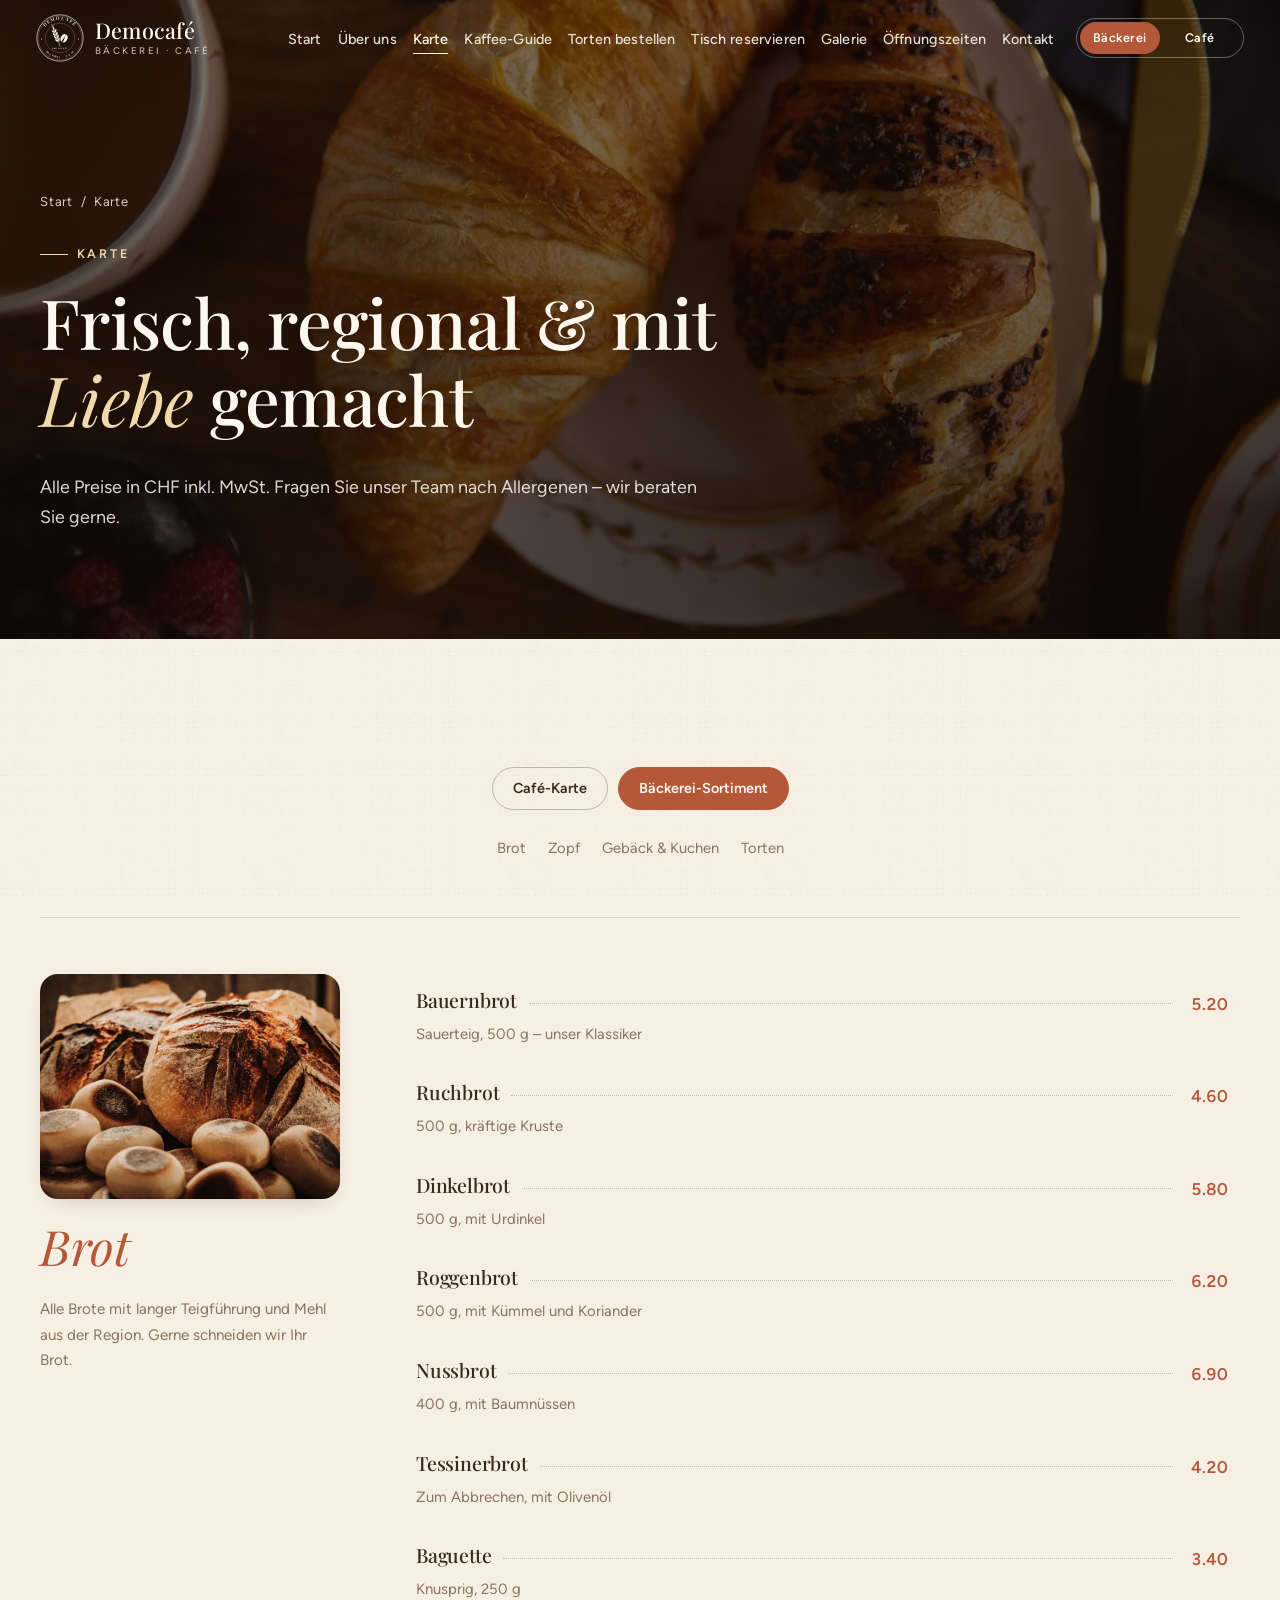
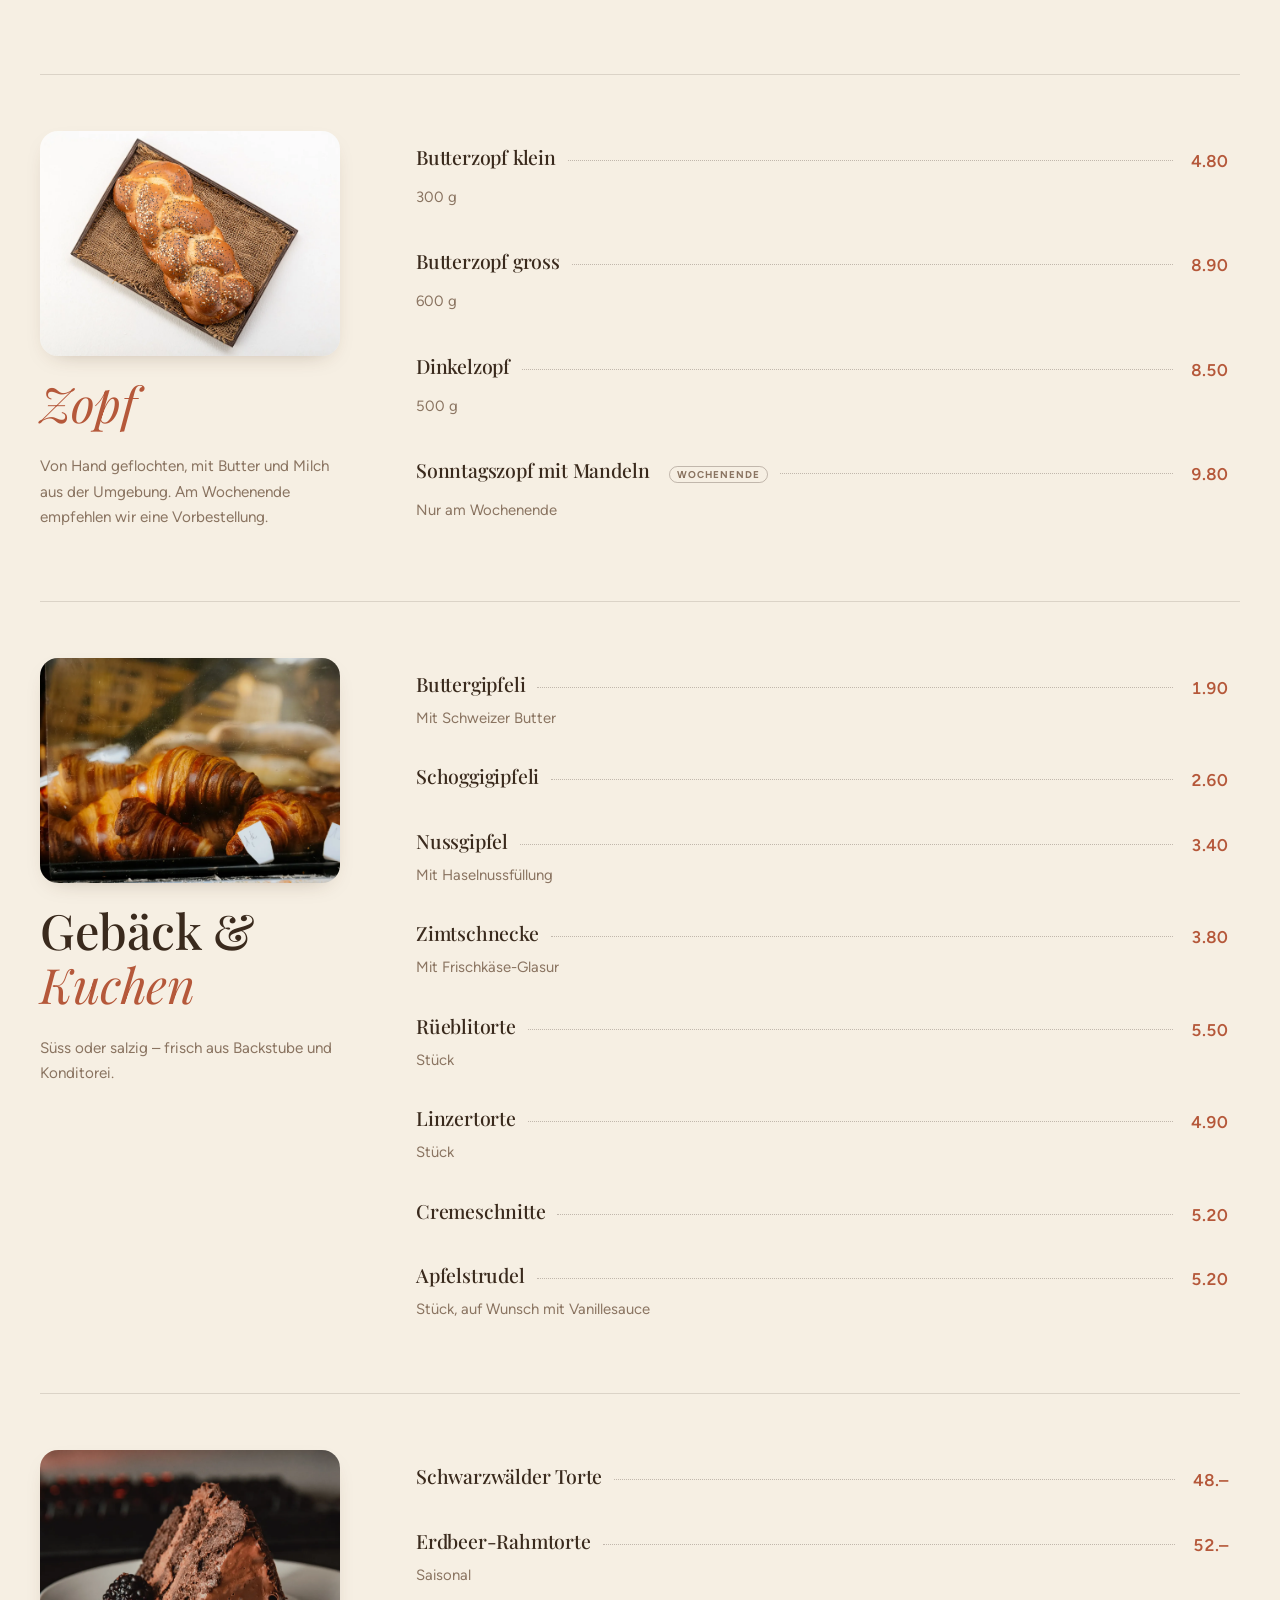
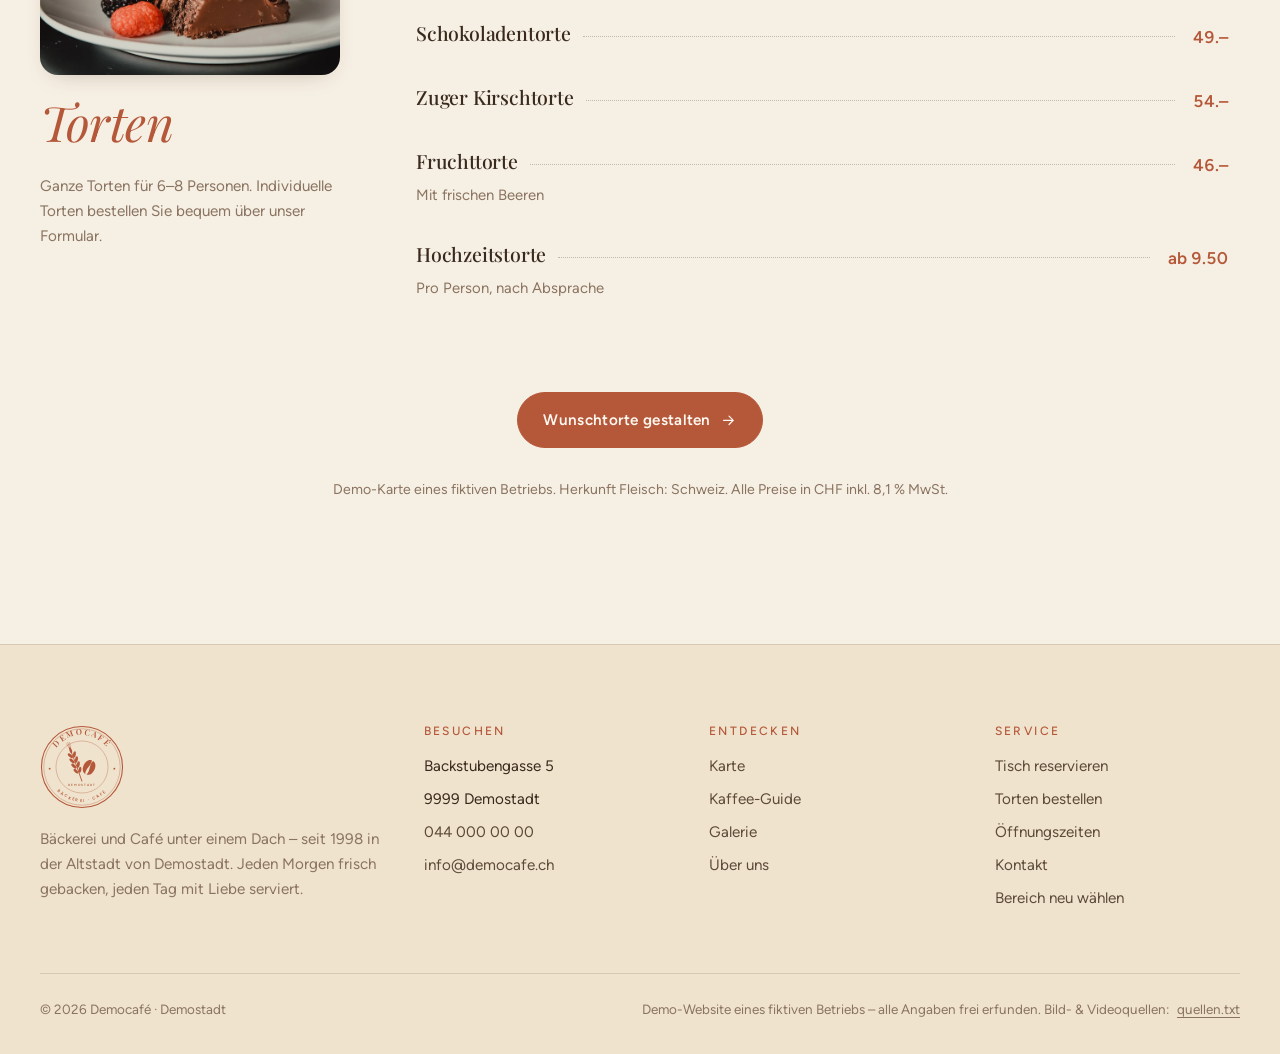
<file: karte.html>
<!doctype html>
<html lang="de-CH" class="no-js" data-area="baeckerei">
<head>
<meta charset="utf-8">
<meta name="viewport" content="width=device-width, initial-scale=1">
<title>Karte – Democafé</title>
<meta name="description" content="Speisekarte von Democafé mit CHF-Preisen: Kaffee, Cocktails, Frühstück, Mittagsmenü sowie Brot, Zopf, Gebäck und Torten.">
<meta name="theme-color" content="#f6efe3">
<link rel="icon" href="img/favicon.svg" type="image/svg+xml">
<link rel="preload" href="fonts/playfair-display-latin-wght-normal.woff2" as="font" type="font/woff2" crossorigin>
<link rel="preload" href="fonts/figtree-latin-wght-normal.woff2" as="font" type="font/woff2" crossorigin>
<link rel="stylesheet" href="css/style.css">
<script>(function(){var d=document.documentElement;d.classList.remove('no-js');var a=null;try{a=localStorage.getItem('democafe-bereich')}catch(e){}if(a==='cafe'||a==='baeckerei'){d.setAttribute('data-area',a);if(!/[?&]wahl\b/.test(location.search))d.classList.add('no-splash')}if(window.matchMedia&&matchMedia('(prefers-reduced-motion: reduce)').matches)d.classList.add('rm')})();</script>
</head>
<body>

<svg width="0" height="0" style="position:absolute" aria-hidden="true" focusable="false">
  <symbol id="logo-stamp" viewBox="0 0 200 200">
    <circle cx="100" cy="100" r="96.5" fill="none" stroke="currentColor" stroke-width="2.6"/>
    <circle cx="100" cy="100" r="91" fill="none" stroke="currentColor" stroke-width=".8"/>
    <circle cx="100" cy="100" r="62" fill="none" stroke="currentColor" stroke-width=".8"/>
    <path id="lg-top" d="M24 100A76 76 0 0 1 176 100" fill="none"/>
    <path id="lg-bot" d="M17.5 100A82.5 82.5 0 0 0 182.5 100" fill="none"/>
    <text font-family="Playfair Display, Georgia, serif" font-size="19" font-weight="600" letter-spacing="4.2" fill="currentColor"><textPath href="#lg-top" startOffset="50%" text-anchor="middle">DEMOCAFÉ</textPath></text>
    <text font-family="Figtree, Segoe UI, sans-serif" font-size="9.6" font-weight="600" letter-spacing="3.6" fill="currentColor"><textPath href="#lg-bot" startOffset="50%" text-anchor="middle">BÄCKEREI · CAFÉ</textPath></text>
    <circle cx="23" cy="104" r="2.2" fill="currentColor"/><circle cx="177" cy="104" r="2.2" fill="currentColor"/>
    <g fill="currentColor">
      <g transform="translate(86 96) rotate(-20)">
        <path d="M0 40Q1.5 4 0 -34" fill="none" stroke="currentColor" stroke-width="2" stroke-linecap="round"/>
        <ellipse cx="0" cy="-38" rx="3" ry="7.5"/>
        <ellipse cx="-5.2" cy="-26" rx="3.3" ry="7.6" transform="rotate(-28 -5.2 -26)"/><ellipse cx="5.2" cy="-26" rx="3.3" ry="7.6" transform="rotate(28 5.2 -26)"/>
        <ellipse cx="-5.6" cy="-13" rx="3.4" ry="7.8" transform="rotate(-28 -5.6 -13)"/><ellipse cx="5.6" cy="-13" rx="3.4" ry="7.8" transform="rotate(28 5.6 -13)"/>
        <ellipse cx="-5.6" cy="0" rx="3.4" ry="7.8" transform="rotate(-28 -5.6 0)"/><ellipse cx="5.6" cy="0" rx="3.4" ry="7.8" transform="rotate(28 5.6 0)"/>
        <ellipse cx="-5.2" cy="13" rx="3.2" ry="7.2" transform="rotate(-28 -5.2 13)"/><ellipse cx="5.2" cy="13" rx="3.2" ry="7.2" transform="rotate(28 5.2 13)"/>
        <path d="M-2 -44L-4 -56M2 -44L4 -56M0 -45V-58" stroke="currentColor" stroke-width=".9" stroke-linecap="round"/>
      </g>
      <g transform="translate(117 101) rotate(26)">
        <path d="M-1.6 -18C-18 -16.5 -18 16.5 -1.6 18C-7 6.5 3.8 -6.5 -1.6 -18Z"/>
        <path d="M1.6 -18C-3.8 -6.5 7 6.5 1.6 18C18 16.5 18 -16.5 1.6 -18Z"/>
      </g>
    </g>
    <text x="100" y="146" text-anchor="middle" font-family="Figtree, Segoe UI, sans-serif" font-size="7.4" font-weight="600" letter-spacing="2.6" fill="currentColor">DEMOSTADT</text>
  </symbol>
</svg>

<a class="sr-only" href="#inhalt">Zum Inhalt springen</a>
<header class="site-header on-hero">
  <nav class="nav" aria-label="Hauptnavigation">
    <a class="brand" href="index.html" aria-label="Democafé – zur Startseite"><svg class="logo-stamp " viewBox="0 0 200 200" aria-hidden="true" focusable="false"><use href="#logo-stamp"/></svg><span class="brand-name">Democafé<small>Bäckerei · Café</small></span></a>
    <ul class="nav-links"><li><a href="index.html">Start</a></li><li><a href="ueber-uns.html">Über uns</a></li><li><a href="karte.html" aria-current="page">Karte</a></li><li><a href="kaffee-guide.html">Kaffee-Guide</a></li><li><a href="torten.html">Torten bestellen</a></li><li><a href="reservieren.html">Tisch reservieren</a></li><li><a href="galerie.html">Galerie</a></li><li><a href="oeffnungszeiten.html">Öffnungszeiten</a></li><li><a href="kontakt.html">Kontakt</a></li></ul>
    <div class="area-switch" role="group" aria-label="Bereich wechseln">
      <span class="pill" aria-hidden="true"></span>
      <button type="button" data-set-area="baeckerei">Bäckerei</button>
      <button type="button" data-set-area="cafe">Café</button>
    </div>
    <button class="nav-toggle" type="button" aria-expanded="false" aria-controls="mobile-menu" aria-label="Menü öffnen"><span></span><span></span><span></span></button>
  </nav>
</header>
<div class="mobile-menu" id="mobile-menu">
  <ul><li><a href="index.html">Start<span aria-hidden="true">→</span></a></li><li><a href="ueber-uns.html">Über uns<span aria-hidden="true">→</span></a></li><li><a href="karte.html" aria-current="page">Karte<span aria-hidden="true">→</span></a></li><li><a href="kaffee-guide.html">Kaffee-Guide<span aria-hidden="true">→</span></a></li><li><a href="torten.html">Torten bestellen<span aria-hidden="true">→</span></a></li><li><a href="reservieren.html">Tisch reservieren<span aria-hidden="true">→</span></a></li><li><a href="galerie.html">Galerie<span aria-hidden="true">→</span></a></li><li><a href="oeffnungszeiten.html">Öffnungszeiten<span aria-hidden="true">→</span></a></li><li><a href="kontakt.html">Kontakt<span aria-hidden="true">→</span></a></li></ul>
  <div class="mm-foot">Backstubengasse 5, 9999 Demostadt<br><a href="tel:+41440000000">044 000 00 00</a> · <a href="mailto:info@democafe.ch">info@democafe.ch</a></div>
</div>
<main id="inhalt">


<section class="page-hero">
  <div class="bg"><img src="img/fruehstueck.webp" alt="" width="1600" height="1066" decoding="async" fetchpriority="high"></div>
  <div class="wrap">
    <p class="crumbs"><a href="index.html">Start</a> &nbsp;/&nbsp; Karte</p>
    <p class="eyebrow">Karte</p>
    <h1>Frisch, regional &amp; mit <em>Liebe</em> gemacht</h1>
    <p class="lead">Alle Preise in CHF inkl. MwSt. Fragen Sie unser Team nach Allergenen – wir beraten Sie gerne.</p>
  </div>
</section>

<section class="section">
  <div class="wrap">
    <div class="menu-tabs" role="group" aria-label="Karte wählen">
      <button class="chip" type="button" data-menu-tab="cafe">Café-Karte</button>
      <button class="chip" type="button" data-menu-tab="baeckerei">Bäckerei-Sortiment</button>
    </div>

    <div data-menu-panel="cafe">
      <nav class="menu-jump" aria-label="Kategorien Café"><a href="#kaffee">Kaffee &amp; Heissgetränke</a><a href="#kalt">Kalte Getränke &amp; Cocktails</a><a href="#fruehstueck">Frühstück</a><a href="#mittag">Mittagsmenü</a></nav>
      
<div class="menu-cat" id="kaffee">
  <div class="menu-cat-head reveal">
    <div class="ph"><img src="img/latte-art.webp" alt="Cappuccino mit Latte-Art" width="1600" height="900" loading="lazy" decoding="async"></div>
    <h2>Kaffee &amp; <em>Heissgetränke</em></h2>
    <p>Hausmischung «Altstadt» oder Single Origin – frisch gemahlen für jede Tasse. Hafer-, Mandel- oder laktosefreie Milch ohne Aufpreis.</p>
  </div>
  <ul class="menu-list reveal" data-delay="1"><li class="menu-item"><h4>Espresso</h4><span class="pr">4.20</span><p>Kräftig, mit dichter Crema</p></li><li class="menu-item"><h4>Doppio</h4><span class="pr">5.40</span><p>Doppelter Espresso</p></li><li class="menu-item"><h4>Café Crème</h4><span class="pr">4.80</span><p>Der Schweizer Klassiker, mit Kaffeerahm</p></li><li class="menu-item"><h4>Cappuccino</h4><span class="pr">5.20</span><p>Espresso, Milch und feiner Schaum zu gleichen Teilen</p></li><li class="menu-item"><h4>Flat White</h4><span class="pr">5.80</span><p>Doppelter Ristretto mit samtiger Mikroschaum-Milch</p></li><li class="menu-item"><h4>Latte Macchiato</h4><span class="pr">5.60</span><p>Im hohen Glas, drei Schichten</p></li><li class="menu-item"><h4>Pour-over des Tages<span class="tags"><span class="tg">Spezialität</span></span></h4><span class="pr">6.50</span><p>Handaufguss mit wechselnder Single-Origin-Bohne</p></li><li class="menu-item"><h4>Chai Latte</h4><span class="pr">5.90</span><p>Hausgemachter Gewürzsirup mit Milchschaum</p></li><li class="menu-item"><h4>Heisse Schokolade</h4><span class="pr">5.50</span><p>Aus echter Schweizer Schokolade, mit Rahmhaube</p></li><li class="menu-item"><h4>Tee aus aller Welt</h4><span class="pr">4.80</span><p>Grün, schwarz, Kräuter oder Früchte – im Kännchen</p></li></ul>
</div>
      
<div class="menu-cat" id="kalt">
  <div class="menu-cat-head reveal">
    <div class="ph"><img src="img/cocktail.webp" alt="Oranger Cocktail im Glas" width="1600" height="1066" loading="lazy" decoding="async"></div>
    <h2>Kalte Getränke &amp; <em>Cocktails</em></h2>
    <p>Erfrischend durch den Tag und gemütlich in den Abend – Cocktails ab 16 Uhr.</p>
  </div>
  <ul class="menu-list reveal" data-delay="1"><li class="menu-item"><h4>Cold Brew</h4><span class="pr">5.80</span><p>18 Stunden kalt extrahiert, auf Eis</p></li><li class="menu-item"><h4>Eiskaffee</h4><span class="pr">7.50</span><p>Mit Vanilleglace und Rahm</p></li><li class="menu-item"><h4>Hausgemachte Limonade<span class="tags"><span class="tg">vegan</span></span></h4><span class="pr">5.20</span><p>Zitrone-Minze oder Holunderblüte</p></li><li class="menu-item"><h4>Frisch gepresster Orangensaft</h4><span class="pr">6.20</span><p>3 dl</p></li><li class="menu-item"><h4>Spritz «Demostadt»<span class="tags"><span class="tg">Hausdrink</span></span></h4><span class="pr">12.50</span><p>Blutorange, Holunderblüte, Prosecco, Zitronenscheibe</p></li><li class="menu-item"><h4>Espresso Martini</h4><span class="pr">14.50</span><p>Wodka, Kaffeelikör und frischer Espresso</p></li><li class="menu-item"><h4>Gin Tonic Holunder</h4><span class="pr">13.50</span><p>Regionaler Gin, Holunderblüten-Tonic</p></li><li class="menu-item"><h4>Virgin Mojito<span class="tags"><span class="tg">alkoholfrei</span></span></h4><span class="pr">9.50</span><p>Limette, Minze, Rohrzucker, Soda</p></li></ul>
</div>
      
<div class="menu-cat" id="fruehstueck">
  <div class="menu-cat-head reveal">
    <div class="ph"><img src="img/croissants.webp" alt="Buttergipfeli" width="1600" height="1066" loading="lazy" decoding="async"></div>
    <h2><em>Frühstück</em></h2>
    <p>Täglich bis 11:30 Uhr, am Wochenende bis 14 Uhr. Brot und Gebäck aus unserer eigenen Backstube.</p>
  </div>
  <ul class="menu-list reveal" data-delay="1"><li class="menu-item"><h4>Frühstücksgedeck «Ankommen»</h4><span class="pr">4.50</span><p>Butter, Konfitüre, Honig und die Tageszeitung</p></li><li class="menu-item"><h4>Bauernbrot &amp; Erdbeer-Konfitüre</h4><span class="pr">5.80</span><p>Zwei Scheiben Sauerteigbrot, hausgemachte Konfitüre</p></li><li class="menu-item"><h4>Buttercroissant</h4><span class="pr">3.40</span><p>Frisch aus dem Ofen</p></li><li class="menu-item"><h4>Frühstück «Klassisch»</h4><span class="pr">16.50</span><p>Gipfeli, Brot, Butter, Konfitüre, Kaffee nach Wahl und Orangensaft</p></li><li class="menu-item"><h4>Frühstück «Demostadt»</h4><span class="pr">22.50</span><p>Rührei, Bergkäse, Rohschinken, Brotkorb, Kaffee und Saft</p></li><li class="menu-item"><h4>Birchermüesli<span class="tags"><span class="tg">vegetarisch</span></span></h4><span class="pr">9.80</span><p>Nach Originalrezept, mit frischen Früchten</p></li><li class="menu-item"><h4>Avocado-Brot<span class="tags"><span class="tg">vegetarisch</span></span></h4><span class="pr">15.80</span><p>Sauerteigbrot, Avocado, pochiertes Ei, Kresse</p></li></ul>
</div>
      
<div class="menu-cat" id="mittag">
  <div class="menu-cat-head reveal">
    <div class="ph"><img src="img/cafe-holz.webp" alt="Café mit Holztischen" width="1600" height="1066" loading="lazy" decoding="async"></div>
    <h2><em>Mittagsmenü</em></h2>
    <p>Montag bis Freitag von 11:30 bis 14:00 Uhr. Das Wochenmenü finden Sie auch an der Tafel im Café.</p>
  </div>
  <ul class="menu-list reveal" data-delay="1"><li class="menu-item"><h4>Tagessuppe mit Brot</h4><span class="pr">9.50</span><p>Saisonal, immer vegetarisch</p></li><li class="menu-item"><h4>Quiche des Tages</h4><span class="pr">18.50</span><p>Mit grünem Salat und Hausdressing</p></li><li class="menu-item"><h4>Sandwich Bergkäse &amp; Birne</h4><span class="pr">13.80</span><p>Auf Nussbrot mit Feigensenf</p></li><li class="menu-item"><h4>Saison-Salatbowl<span class="tags"><span class="tg">vegetarisch</span></span></h4><span class="pr">17.50</span><p>Getreide, geröstetes Gemüse, Kerne, Joghurt-Dressing</p></li><li class="menu-item"><h4>Älplermagronen</h4><span class="pr">21.50</span><p>Mit Röstzwiebeln und hausgemachtem Apfelmus</p></li><li class="menu-item"><h4>Mittagsmenü komplett</h4><span class="pr">24.50</span><p>Tagessuppe, Quiche des Tages und ein Mineral oder Espresso</p></li></ul>
</div>
    </div>

    <div data-menu-panel="baeckerei" hidden>
      <nav class="menu-jump" aria-label="Kategorien Bäckerei"><a href="#brot">Brot</a><a href="#zopf">Zopf</a><a href="#gebaeck">Gebäck &amp; Kuchen</a><a href="#torten">Torten</a></nav>
      
<div class="menu-cat" id="brot">
  <div class="menu-cat-head reveal">
    <div class="ph"><img src="img/brot.webp" alt="Frische Sauerteigbrote" width="1600" height="1066" loading="lazy" decoding="async"></div>
    <h2><em>Brot</em></h2>
    <p>Alle Brote mit langer Teigführung und Mehl aus der Region. Gerne schneiden wir Ihr Brot.</p>
  </div>
  <ul class="menu-list reveal" data-delay="1"><li class="menu-item"><h4>Bauernbrot</h4><span class="pr">5.20</span><p>Sauerteig, 500 g – unser Klassiker</p></li><li class="menu-item"><h4>Ruchbrot</h4><span class="pr">4.60</span><p>500 g, kräftige Kruste</p></li><li class="menu-item"><h4>Dinkelbrot</h4><span class="pr">5.80</span><p>500 g, mit Urdinkel</p></li><li class="menu-item"><h4>Roggenbrot</h4><span class="pr">6.20</span><p>500 g, mit Kümmel und Koriander</p></li><li class="menu-item"><h4>Nussbrot</h4><span class="pr">6.90</span><p>400 g, mit Baumnüssen</p></li><li class="menu-item"><h4>Tessinerbrot</h4><span class="pr">4.20</span><p>Zum Abbrechen, mit Olivenöl</p></li><li class="menu-item"><h4>Baguette</h4><span class="pr">3.40</span><p>Knusprig, 250 g</p></li></ul>
</div>
      
<div class="menu-cat" id="zopf">
  <div class="menu-cat-head reveal">
    <div class="ph"><img src="img/zopf.webp" alt="Goldener Butterzopf" width="1600" height="1066" loading="lazy" decoding="async"></div>
    <h2><em>Zopf</em></h2>
    <p>Von Hand geflochten, mit Butter und Milch aus der Umgebung. Am Wochenende empfehlen wir eine Vorbestellung.</p>
  </div>
  <ul class="menu-list reveal" data-delay="1"><li class="menu-item"><h4>Butterzopf klein</h4><span class="pr">4.80</span><p>300 g</p></li><li class="menu-item"><h4>Butterzopf gross</h4><span class="pr">8.90</span><p>600 g</p></li><li class="menu-item"><h4>Dinkelzopf</h4><span class="pr">8.50</span><p>500 g</p></li><li class="menu-item"><h4>Sonntagszopf mit Mandeln<span class="tags"><span class="tg">Wochenende</span></span></h4><span class="pr">9.80</span><p>Nur am Wochenende</p></li></ul>
</div>
      
<div class="menu-cat" id="gebaeck">
  <div class="menu-cat-head reveal">
    <div class="ph"><img src="img/gebaeck.webp" alt="Süsses Gebäck" width="1600" height="1066" loading="lazy" decoding="async"></div>
    <h2>Gebäck &amp; <em>Kuchen</em></h2>
    <p>Süss oder salzig – frisch aus Backstube und Konditorei.</p>
  </div>
  <ul class="menu-list reveal" data-delay="1"><li class="menu-item"><h4>Buttergipfeli</h4><span class="pr">1.90</span><p>Mit Schweizer Butter</p></li><li class="menu-item"><h4>Schoggigipfeli</h4><span class="pr">2.60</span></li><li class="menu-item"><h4>Nussgipfel</h4><span class="pr">3.40</span><p>Mit Haselnussfüllung</p></li><li class="menu-item"><h4>Zimtschnecke</h4><span class="pr">3.80</span><p>Mit Frischkäse-Glasur</p></li><li class="menu-item"><h4>Rüeblitorte</h4><span class="pr">5.50</span><p>Stück</p></li><li class="menu-item"><h4>Linzertorte</h4><span class="pr">4.90</span><p>Stück</p></li><li class="menu-item"><h4>Cremeschnitte</h4><span class="pr">5.20</span></li><li class="menu-item"><h4>Apfelstrudel</h4><span class="pr">5.20</span><p>Stück, auf Wunsch mit Vanillesauce</p></li></ul>
</div>
      
<div class="menu-cat" id="torten">
  <div class="menu-cat-head reveal">
    <div class="ph"><img src="img/torte-schoko.webp" alt="Schokoladentorte" width="1600" height="1066" loading="lazy" decoding="async"></div>
    <h2><em>Torten</em></h2>
    <p>Ganze Torten für 6–8 Personen. Individuelle Torten bestellen Sie bequem über unser Formular.</p>
  </div>
  <ul class="menu-list reveal" data-delay="1"><li class="menu-item"><h4>Schwarzwälder Torte</h4><span class="pr">48.–</span></li><li class="menu-item"><h4>Erdbeer-Rahmtorte</h4><span class="pr">52.–</span><p>Saisonal</p></li><li class="menu-item"><h4>Schokoladentorte</h4><span class="pr">49.–</span></li><li class="menu-item"><h4>Zuger Kirschtorte</h4><span class="pr">54.–</span></li><li class="menu-item"><h4>Fruchttorte</h4><span class="pr">46.–</span><p>Mit frischen Beeren</p></li><li class="menu-item"><h4>Hochzeitstorte</h4><span class="pr">ab 9.50</span><p>Pro Person, nach Absprache</p></li></ul>
</div>
      <p class="center" style="margin-top:20px"><a class="btn" href="torten.html">Wunschtorte gestalten <svg viewBox="0 0 24 24" fill="none" stroke="currentColor" stroke-width="1.8" stroke-linecap="round" stroke-linejoin="round" aria-hidden="true"><path d="M5 12h14M13 6l6 6-6 6"/></svg></a></p>
    </div>
    <p class="menu-note">Demo-Karte eines fiktiven Betriebs. Herkunft Fleisch: Schweiz. Alle Preise in CHF inkl. 8,1 % MwSt.</p>
  </div>
</section>
</main>

<footer class="site-footer">
  <div class="wrap">
    <div class="footer-grid">
      <div class="footer-brand">
        <svg class="logo-stamp " viewBox="0 0 200 200" aria-hidden="true" focusable="false"><use href="#logo-stamp"/></svg>
        <p>Bäckerei und Café unter einem Dach – seit 1998 in der Altstadt von Demostadt. Jeden Morgen frisch gebacken, jeden Tag mit Liebe serviert.</p>
      </div>
      <div>
        <h4>Besuchen</h4>
        <ul>
          <li>Backstubengasse 5</li>
          <li>9999 Demostadt</li>
          <li><a href="tel:+41440000000">044 000 00 00</a></li>
          <li><a href="mailto:info@democafe.ch">info@democafe.ch</a></li>
        </ul>
      </div>
      <div>
        <h4>Entdecken</h4>
        <ul>
          <li><a href="karte.html">Karte</a></li>
          <li><a href="kaffee-guide.html">Kaffee-Guide</a></li>
          <li><a href="galerie.html">Galerie</a></li>
          <li><a href="ueber-uns.html">Über uns</a></li>
        </ul>
      </div>
      <div>
        <h4>Service</h4>
        <ul>
          <li><a href="reservieren.html">Tisch reservieren</a></li>
          <li><a href="torten.html">Torten bestellen</a></li>
          <li><a href="oeffnungszeiten.html">Öffnungszeiten</a></li>
          <li><a href="kontakt.html">Kontakt</a></li>
          <li><a href="index.html?wahl">Bereich neu wählen</a></li>
        </ul>
      </div>
    </div>
    <div class="footer-bottom">
      <span>© <span data-year>2026</span> Democafé · Demostadt</span>
      <span class="demo-note">Demo-Website eines fiktiven Betriebs – alle Angaben frei erfunden. Bild- &amp; Videoquellen: <a href="quellen.txt">quellen.txt</a></span>
    </div>
  </div>
</footer>
<script src="js/main.js" defer></script>

</body>
</html>
</file>
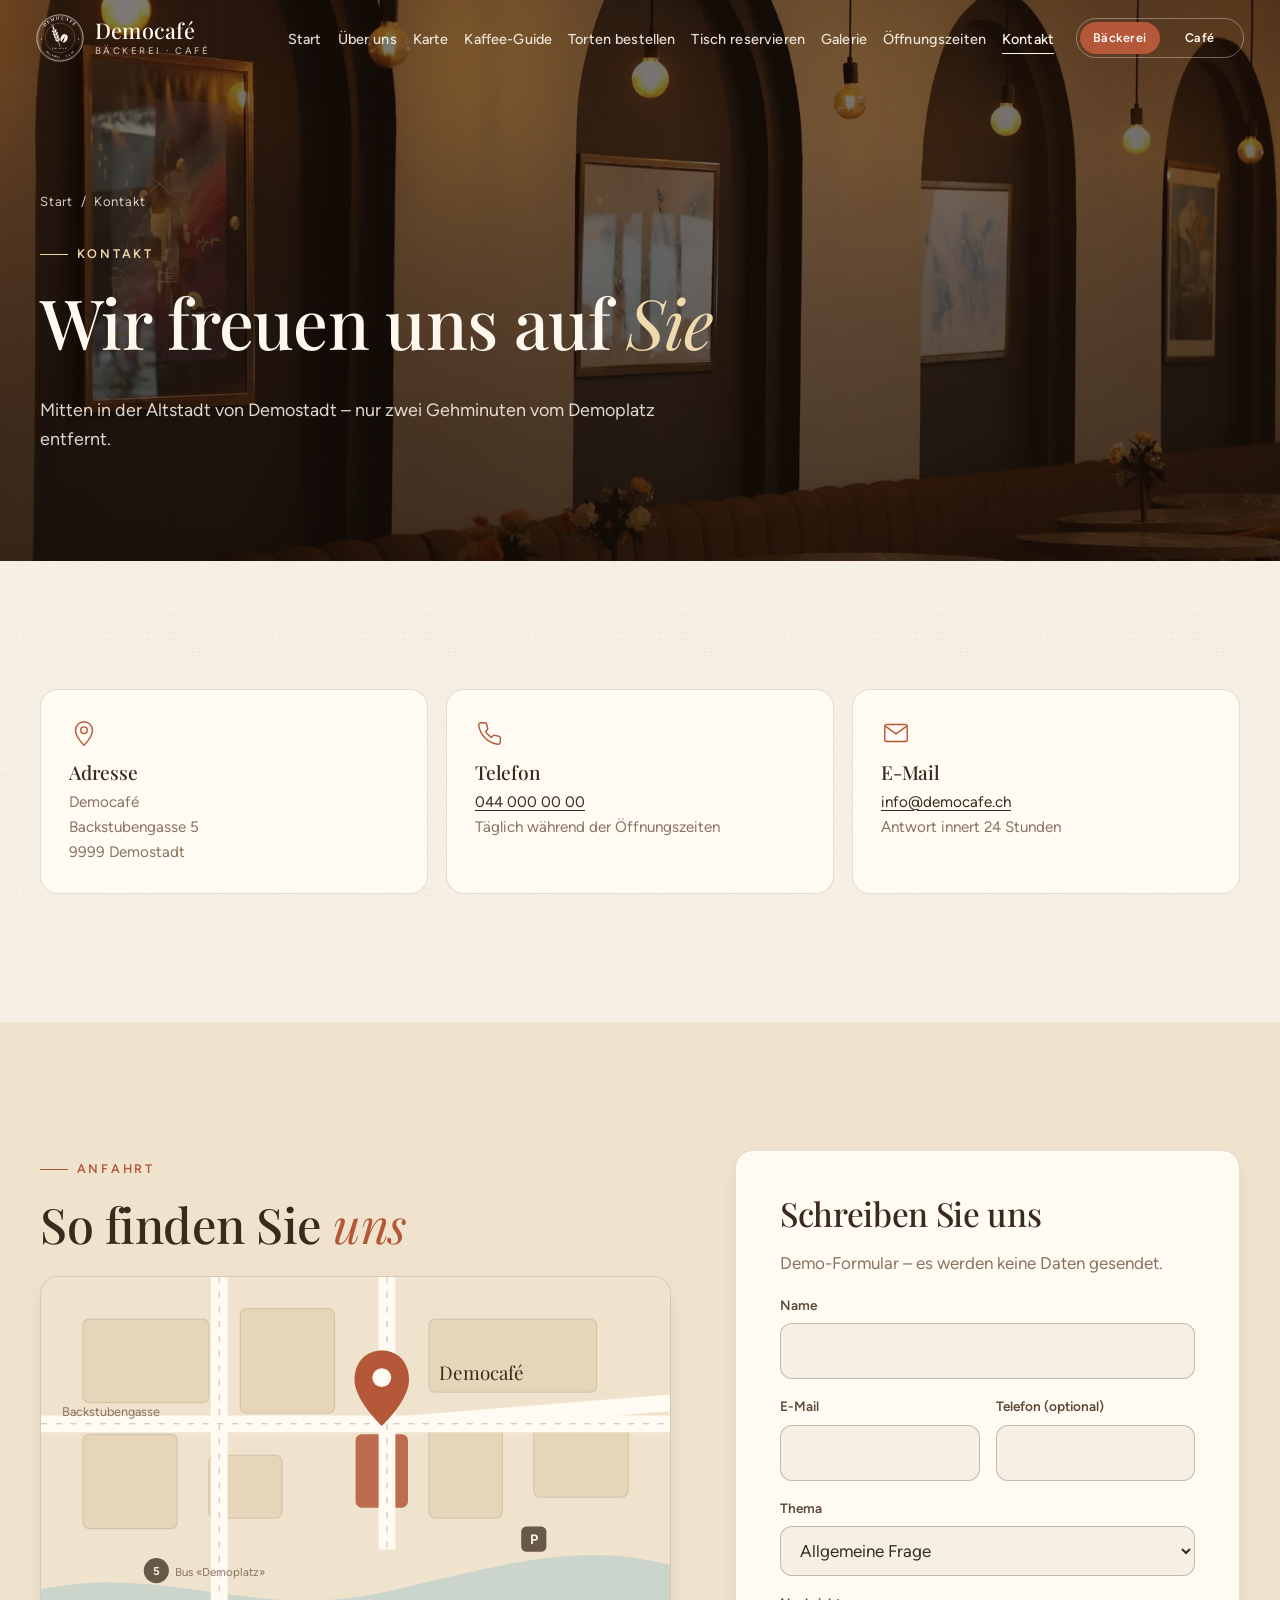
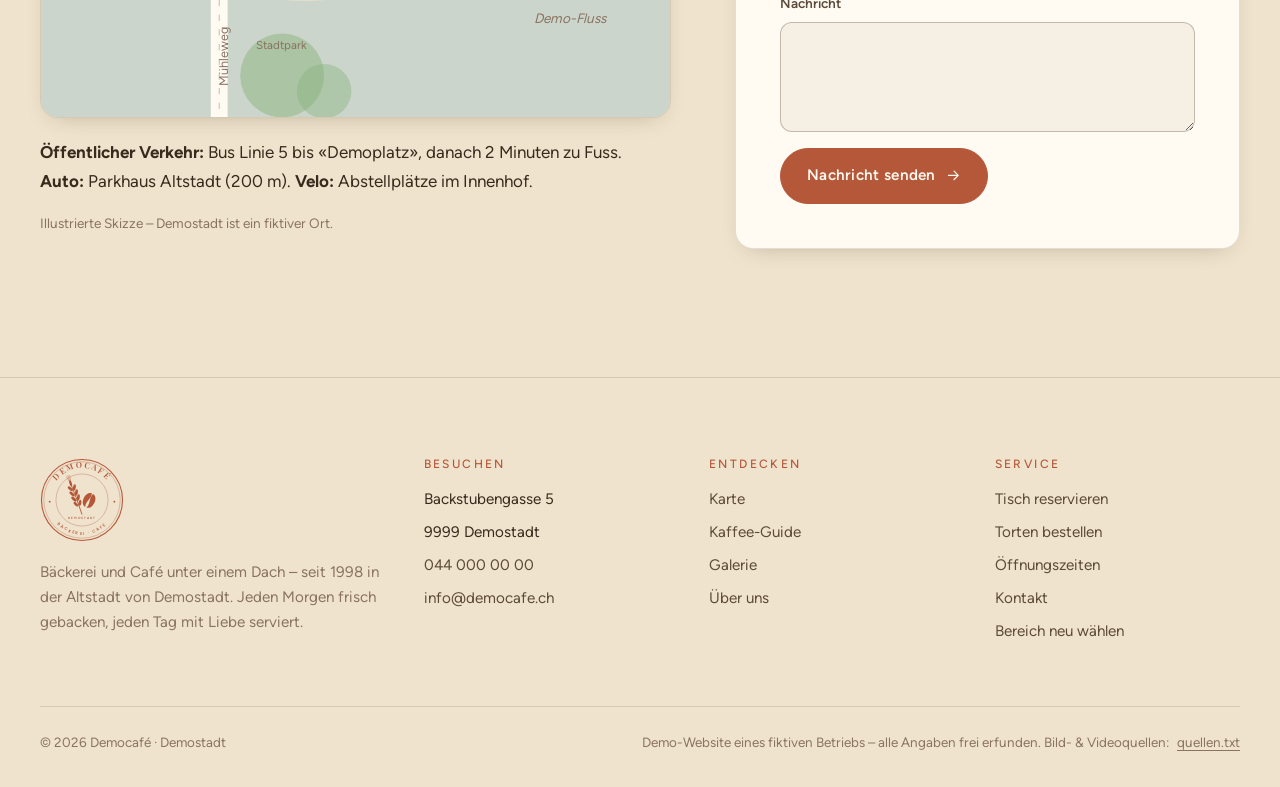
<file: kontakt.html>
<!doctype html>
<html lang="de-CH" class="no-js" data-area="baeckerei">
<head>
<meta charset="utf-8">
<meta name="viewport" content="width=device-width, initial-scale=1">
<title>Kontakt – Democafé</title>
<meta name="description" content="Kontakt und Anfahrt: Democafé, Backstubengasse 5, 9999 Demostadt, Telefon 044 000 00 00, info@democafe.ch.">
<meta name="theme-color" content="#f6efe3">
<link rel="icon" href="img/favicon.svg" type="image/svg+xml">
<link rel="preload" href="fonts/playfair-display-latin-wght-normal.woff2" as="font" type="font/woff2" crossorigin>
<link rel="preload" href="fonts/figtree-latin-wght-normal.woff2" as="font" type="font/woff2" crossorigin>
<link rel="stylesheet" href="css/style.css">
<script>(function(){var d=document.documentElement;d.classList.remove('no-js');var a=null;try{a=localStorage.getItem('democafe-bereich')}catch(e){}if(a==='cafe'||a==='baeckerei'){d.setAttribute('data-area',a);if(!/[?&]wahl\b/.test(location.search))d.classList.add('no-splash')}if(window.matchMedia&&matchMedia('(prefers-reduced-motion: reduce)').matches)d.classList.add('rm')})();</script>
</head>
<body>

<svg width="0" height="0" style="position:absolute" aria-hidden="true" focusable="false">
  <symbol id="logo-stamp" viewBox="0 0 200 200">
    <circle cx="100" cy="100" r="96.5" fill="none" stroke="currentColor" stroke-width="2.6"/>
    <circle cx="100" cy="100" r="91" fill="none" stroke="currentColor" stroke-width=".8"/>
    <circle cx="100" cy="100" r="62" fill="none" stroke="currentColor" stroke-width=".8"/>
    <path id="lg-top" d="M24 100A76 76 0 0 1 176 100" fill="none"/>
    <path id="lg-bot" d="M17.5 100A82.5 82.5 0 0 0 182.5 100" fill="none"/>
    <text font-family="Playfair Display, Georgia, serif" font-size="19" font-weight="600" letter-spacing="4.2" fill="currentColor"><textPath href="#lg-top" startOffset="50%" text-anchor="middle">DEMOCAFÉ</textPath></text>
    <text font-family="Figtree, Segoe UI, sans-serif" font-size="9.6" font-weight="600" letter-spacing="3.6" fill="currentColor"><textPath href="#lg-bot" startOffset="50%" text-anchor="middle">BÄCKEREI · CAFÉ</textPath></text>
    <circle cx="23" cy="104" r="2.2" fill="currentColor"/><circle cx="177" cy="104" r="2.2" fill="currentColor"/>
    <g fill="currentColor">
      <g transform="translate(86 96) rotate(-20)">
        <path d="M0 40Q1.5 4 0 -34" fill="none" stroke="currentColor" stroke-width="2" stroke-linecap="round"/>
        <ellipse cx="0" cy="-38" rx="3" ry="7.5"/>
        <ellipse cx="-5.2" cy="-26" rx="3.3" ry="7.6" transform="rotate(-28 -5.2 -26)"/><ellipse cx="5.2" cy="-26" rx="3.3" ry="7.6" transform="rotate(28 5.2 -26)"/>
        <ellipse cx="-5.6" cy="-13" rx="3.4" ry="7.8" transform="rotate(-28 -5.6 -13)"/><ellipse cx="5.6" cy="-13" rx="3.4" ry="7.8" transform="rotate(28 5.6 -13)"/>
        <ellipse cx="-5.6" cy="0" rx="3.4" ry="7.8" transform="rotate(-28 -5.6 0)"/><ellipse cx="5.6" cy="0" rx="3.4" ry="7.8" transform="rotate(28 5.6 0)"/>
        <ellipse cx="-5.2" cy="13" rx="3.2" ry="7.2" transform="rotate(-28 -5.2 13)"/><ellipse cx="5.2" cy="13" rx="3.2" ry="7.2" transform="rotate(28 5.2 13)"/>
        <path d="M-2 -44L-4 -56M2 -44L4 -56M0 -45V-58" stroke="currentColor" stroke-width=".9" stroke-linecap="round"/>
      </g>
      <g transform="translate(117 101) rotate(26)">
        <path d="M-1.6 -18C-18 -16.5 -18 16.5 -1.6 18C-7 6.5 3.8 -6.5 -1.6 -18Z"/>
        <path d="M1.6 -18C-3.8 -6.5 7 6.5 1.6 18C18 16.5 18 -16.5 1.6 -18Z"/>
      </g>
    </g>
    <text x="100" y="146" text-anchor="middle" font-family="Figtree, Segoe UI, sans-serif" font-size="7.4" font-weight="600" letter-spacing="2.6" fill="currentColor">DEMOSTADT</text>
  </symbol>
</svg>

<a class="sr-only" href="#inhalt">Zum Inhalt springen</a>
<header class="site-header on-hero">
  <nav class="nav" aria-label="Hauptnavigation">
    <a class="brand" href="index.html" aria-label="Democafé – zur Startseite"><svg class="logo-stamp " viewBox="0 0 200 200" aria-hidden="true" focusable="false"><use href="#logo-stamp"/></svg><span class="brand-name">Democafé<small>Bäckerei · Café</small></span></a>
    <ul class="nav-links"><li><a href="index.html">Start</a></li><li><a href="ueber-uns.html">Über uns</a></li><li><a href="karte.html">Karte</a></li><li><a href="kaffee-guide.html">Kaffee-Guide</a></li><li><a href="torten.html">Torten bestellen</a></li><li><a href="reservieren.html">Tisch reservieren</a></li><li><a href="galerie.html">Galerie</a></li><li><a href="oeffnungszeiten.html">Öffnungszeiten</a></li><li><a href="kontakt.html" aria-current="page">Kontakt</a></li></ul>
    <div class="area-switch" role="group" aria-label="Bereich wechseln">
      <span class="pill" aria-hidden="true"></span>
      <button type="button" data-set-area="baeckerei">Bäckerei</button>
      <button type="button" data-set-area="cafe">Café</button>
    </div>
    <button class="nav-toggle" type="button" aria-expanded="false" aria-controls="mobile-menu" aria-label="Menü öffnen"><span></span><span></span><span></span></button>
  </nav>
</header>
<div class="mobile-menu" id="mobile-menu">
  <ul><li><a href="index.html">Start<span aria-hidden="true">→</span></a></li><li><a href="ueber-uns.html">Über uns<span aria-hidden="true">→</span></a></li><li><a href="karte.html">Karte<span aria-hidden="true">→</span></a></li><li><a href="kaffee-guide.html">Kaffee-Guide<span aria-hidden="true">→</span></a></li><li><a href="torten.html">Torten bestellen<span aria-hidden="true">→</span></a></li><li><a href="reservieren.html">Tisch reservieren<span aria-hidden="true">→</span></a></li><li><a href="galerie.html">Galerie<span aria-hidden="true">→</span></a></li><li><a href="oeffnungszeiten.html">Öffnungszeiten<span aria-hidden="true">→</span></a></li><li><a href="kontakt.html" aria-current="page">Kontakt<span aria-hidden="true">→</span></a></li></ul>
  <div class="mm-foot">Backstubengasse 5, 9999 Demostadt<br><a href="tel:+41440000000">044 000 00 00</a> · <a href="mailto:info@democafe.ch">info@democafe.ch</a></div>
</div>
<main id="inhalt">


<section class="page-hero">
  <div class="bg"><img src="img/cafe-boegen.webp" alt="" width="1600" height="1202" decoding="async" fetchpriority="high"></div>
  <div class="wrap">
    <p class="crumbs"><a href="index.html">Start</a> &nbsp;/&nbsp; Kontakt</p>
    <p class="eyebrow">Kontakt</p>
    <h1>Wir freuen uns auf <em>Sie</em></h1>
    <p class="lead">Mitten in der Altstadt von Demostadt – nur zwei Gehminuten vom Demoplatz entfernt.</p>
  </div>
</section>

<section class="section">
  <div class="wrap">
    <div class="info-tiles">
      <div class="info-tile reveal"><svg viewBox="0 0 32 32" fill="none" stroke="currentColor" stroke-width="1.5" stroke-linecap="round" stroke-linejoin="round" aria-hidden="true"><path d="M16 29s9-8.5 9-16a9 9 0 0 0-18 0c0 7.5 9 16 9 16z"/><circle cx="16" cy="13" r="3.5"/></svg><h3>Adresse</h3><p>Democafé<br>Backstubengasse 5<br>9999 Demostadt</p></div>
      <div class="info-tile reveal" data-delay="1"><svg viewBox="0 0 32 32" fill="none" stroke="currentColor" stroke-width="1.5" stroke-linecap="round" stroke-linejoin="round" aria-hidden="true"><path d="M27 21.5v4a2.5 2.5 0 0 1-2.8 2.5A24 24 0 0 1 4 7.8 2.5 2.5 0 0 1 6.5 5h4a2 2 0 0 1 2 1.7c.2 1.4.6 2.7 1 4a2 2 0 0 1-.5 2.1l-1.7 1.7a19 19 0 0 0 6.2 6.2l1.7-1.7a2 2 0 0 1 2.1-.5c1.3.4 2.6.8 4 1a2 2 0 0 1 1.7 2z"/></svg><h3>Telefon</h3><p><a href="tel:+41440000000">044 000 00 00</a><br>Täglich während der Öffnungszeiten</p></div>
      <div class="info-tile reveal" data-delay="2"><svg viewBox="0 0 32 32" fill="none" stroke="currentColor" stroke-width="1.5" stroke-linecap="round" stroke-linejoin="round" aria-hidden="true"><rect x="4" y="7" width="24" height="18" rx="2"/><path d="m5 9 11 8 11-8"/></svg><h3>E-Mail</h3><p><a href="mailto:info@democafe.ch">info@democafe.ch</a><br>Antwort innert 24 Stunden</p></div>
    </div>
  </div>
</section>

<section class="section section--tint">
  <div class="wrap form-layout">
    <div>
      <p class="eyebrow reveal">Anfahrt</p>
      <h2 class="reveal" data-delay="1">So finden Sie <em>uns</em></h2>
      <div class="map-illu reveal" data-delay="2">
<svg viewBox="0 0 600 420" role="img" aria-label="Illustrierte Lageskizze: Backstubengasse 5 in der Altstadt von Demostadt">
  <rect width="600" height="420" fill="var(--bg-2)"/>
  <path d="M-10 300C120 270 200 330 330 300S520 250 620 280V430H-10Z" fill="#9fc3c9" opacity=".45"/>
  <text x="470" y="330" font-family="Figtree, sans-serif" font-size="13" fill="var(--muted)" font-style="italic">Demo-Fluss</text>
  <g fill="var(--bg-3)" stroke="var(--line)">
    <rect x="40" y="40" width="120" height="80" rx="6"/><rect x="190" y="30" width="90" height="100" rx="6"/><rect x="40" y="150" width="90" height="90" rx="6"/>
    <rect x="370" y="40" width="160" height="70" rx="6"/><rect x="370" y="140" width="70" height="90" rx="6"/><rect x="470" y="140" width="90" height="70" rx="6"/>
    <rect x="160" y="170" width="70" height="60" rx="6"/>
  </g>
  <rect x="300" y="150" width="50" height="70" rx="6" fill="var(--accent)" opacity=".85"/>
  <path d="M0 140H600M170 0V420M330 0V260M350 140L600 120" stroke="var(--surface)" stroke-width="16" fill="none"/>
  <path d="M0 140H600M170 0V420M330 0V260" stroke="var(--line-strong)" stroke-width="1" stroke-dasharray="6 8" fill="none"/>
  <text x="20" y="133" font-family="Figtree, sans-serif" font-size="12" fill="var(--muted)">Backstubengasse</text>
  <text x="178" y="390" font-family="Figtree, sans-serif" font-size="12" fill="var(--muted)" transform="rotate(-90 178 390)">Mühleweg</text>
  <circle cx="230" cy="380" r="40" fill="#8bb37f" opacity=".5"/><circle cx="270" cy="395" r="26" fill="#8bb37f" opacity=".45"/>
  <text x="205" y="355" font-family="Figtree, sans-serif" font-size="11" fill="var(--muted)">Stadtpark</text>
  <g transform="translate(470 250)"><rect x="-12" y="-12" width="24" height="24" rx="5" fill="var(--text)" opacity=".75"/><text x="0" y="5" text-anchor="middle" font-family="Figtree, sans-serif" font-size="13" font-weight="700" fill="var(--bg)">P</text></g>
  <g transform="translate(110 280)"><circle r="12" fill="var(--text)" opacity=".75"/><text x="0" y="4.5" text-anchor="middle" font-family="Figtree, sans-serif" font-size="11" font-weight="700" fill="var(--bg)">5</text></g>
  <text x="128" y="285" font-family="Figtree, sans-serif" font-size="11" fill="var(--muted)">Bus «Demoplatz»</text>
  <g class="map-pin"><path d="M325 150c0-18-12-28-26-28s-26 10-26 28c0 20 26 44 26 44s26-24 26-44z" fill="var(--accent)" transform="translate(26 -52)"/><circle cx="325" cy="96" r="9" fill="var(--surface)"/></g>
  <text x="380" y="98" font-family="Playfair Display, serif" font-size="18" fill="var(--text)">Democafé</text>
</svg></div>
      <p class="reveal" style="margin-top:20px"><strong>Öffentlicher Verkehr:</strong> Bus Linie 5 bis «Demoplatz», danach 2 Minuten zu Fuss.<br><strong>Auto:</strong> Parkhaus Altstadt (200 m). <strong>Velo:</strong> Abstellplätze im Innenhof.</p>
      <p class="muted reveal" style="font-size:.85rem">Illustrierte Skizze – Demostadt ist ein fiktiver Ort.</p>
    </div>
    <form class="form-card reveal" data-demo novalidate>
      <h2>Schreiben Sie uns</h2>
      <p class="muted">Demo-Formular – es werden keine Daten gesendet.</p>
      <div class="field"><label for="k-name">Name</label><input id="k-name" name="name" autocomplete="name"></div>
      <div class="row-2">
        <div class="field"><label for="k-mail">E-Mail</label><input id="k-mail" name="email" type="email" autocomplete="email"></div>
        <div class="field"><label for="k-tel">Telefon (optional)</label><input id="k-tel" name="telefon" type="tel" autocomplete="tel"></div>
      </div>
      <div class="field"><label for="k-thema">Thema</label><select id="k-thema" name="thema"><option>Allgemeine Frage</option><option>Café &amp; Reservation</option><option>Bäckerei &amp; Bestellung</option><option>Anlass / Catering</option><option>Lob &amp; Kritik</option></select></div>
      <div class="field"><label for="k-msg">Nachricht</label><textarea id="k-msg" name="nachricht"></textarea></div>
      <button class="btn" type="submit">Nachricht senden <svg viewBox="0 0 24 24" fill="none" stroke="currentColor" stroke-width="1.8" stroke-linecap="round" stroke-linejoin="round" aria-hidden="true"><path d="M5 12h14M13 6l6 6-6 6"/></svg></button>
      <p class="demo-msg" role="status">Danke für Ihre Nachricht! Dies ist eine Demo-Website – es wurde nichts gesendet.</p>
    </form>
  </div>
</section>
</main>

<footer class="site-footer">
  <div class="wrap">
    <div class="footer-grid">
      <div class="footer-brand">
        <svg class="logo-stamp " viewBox="0 0 200 200" aria-hidden="true" focusable="false"><use href="#logo-stamp"/></svg>
        <p>Bäckerei und Café unter einem Dach – seit 1998 in der Altstadt von Demostadt. Jeden Morgen frisch gebacken, jeden Tag mit Liebe serviert.</p>
      </div>
      <div>
        <h4>Besuchen</h4>
        <ul>
          <li>Backstubengasse 5</li>
          <li>9999 Demostadt</li>
          <li><a href="tel:+41440000000">044 000 00 00</a></li>
          <li><a href="mailto:info@democafe.ch">info@democafe.ch</a></li>
        </ul>
      </div>
      <div>
        <h4>Entdecken</h4>
        <ul>
          <li><a href="karte.html">Karte</a></li>
          <li><a href="kaffee-guide.html">Kaffee-Guide</a></li>
          <li><a href="galerie.html">Galerie</a></li>
          <li><a href="ueber-uns.html">Über uns</a></li>
        </ul>
      </div>
      <div>
        <h4>Service</h4>
        <ul>
          <li><a href="reservieren.html">Tisch reservieren</a></li>
          <li><a href="torten.html">Torten bestellen</a></li>
          <li><a href="oeffnungszeiten.html">Öffnungszeiten</a></li>
          <li><a href="kontakt.html">Kontakt</a></li>
          <li><a href="index.html?wahl">Bereich neu wählen</a></li>
        </ul>
      </div>
    </div>
    <div class="footer-bottom">
      <span>© <span data-year>2026</span> Democafé · Demostadt</span>
      <span class="demo-note">Demo-Website eines fiktiven Betriebs – alle Angaben frei erfunden. Bild- &amp; Videoquellen: <a href="quellen.txt">quellen.txt</a></span>
    </div>
  </div>
</footer>
<script src="js/main.js" defer></script>

</body>
</html>
</file>
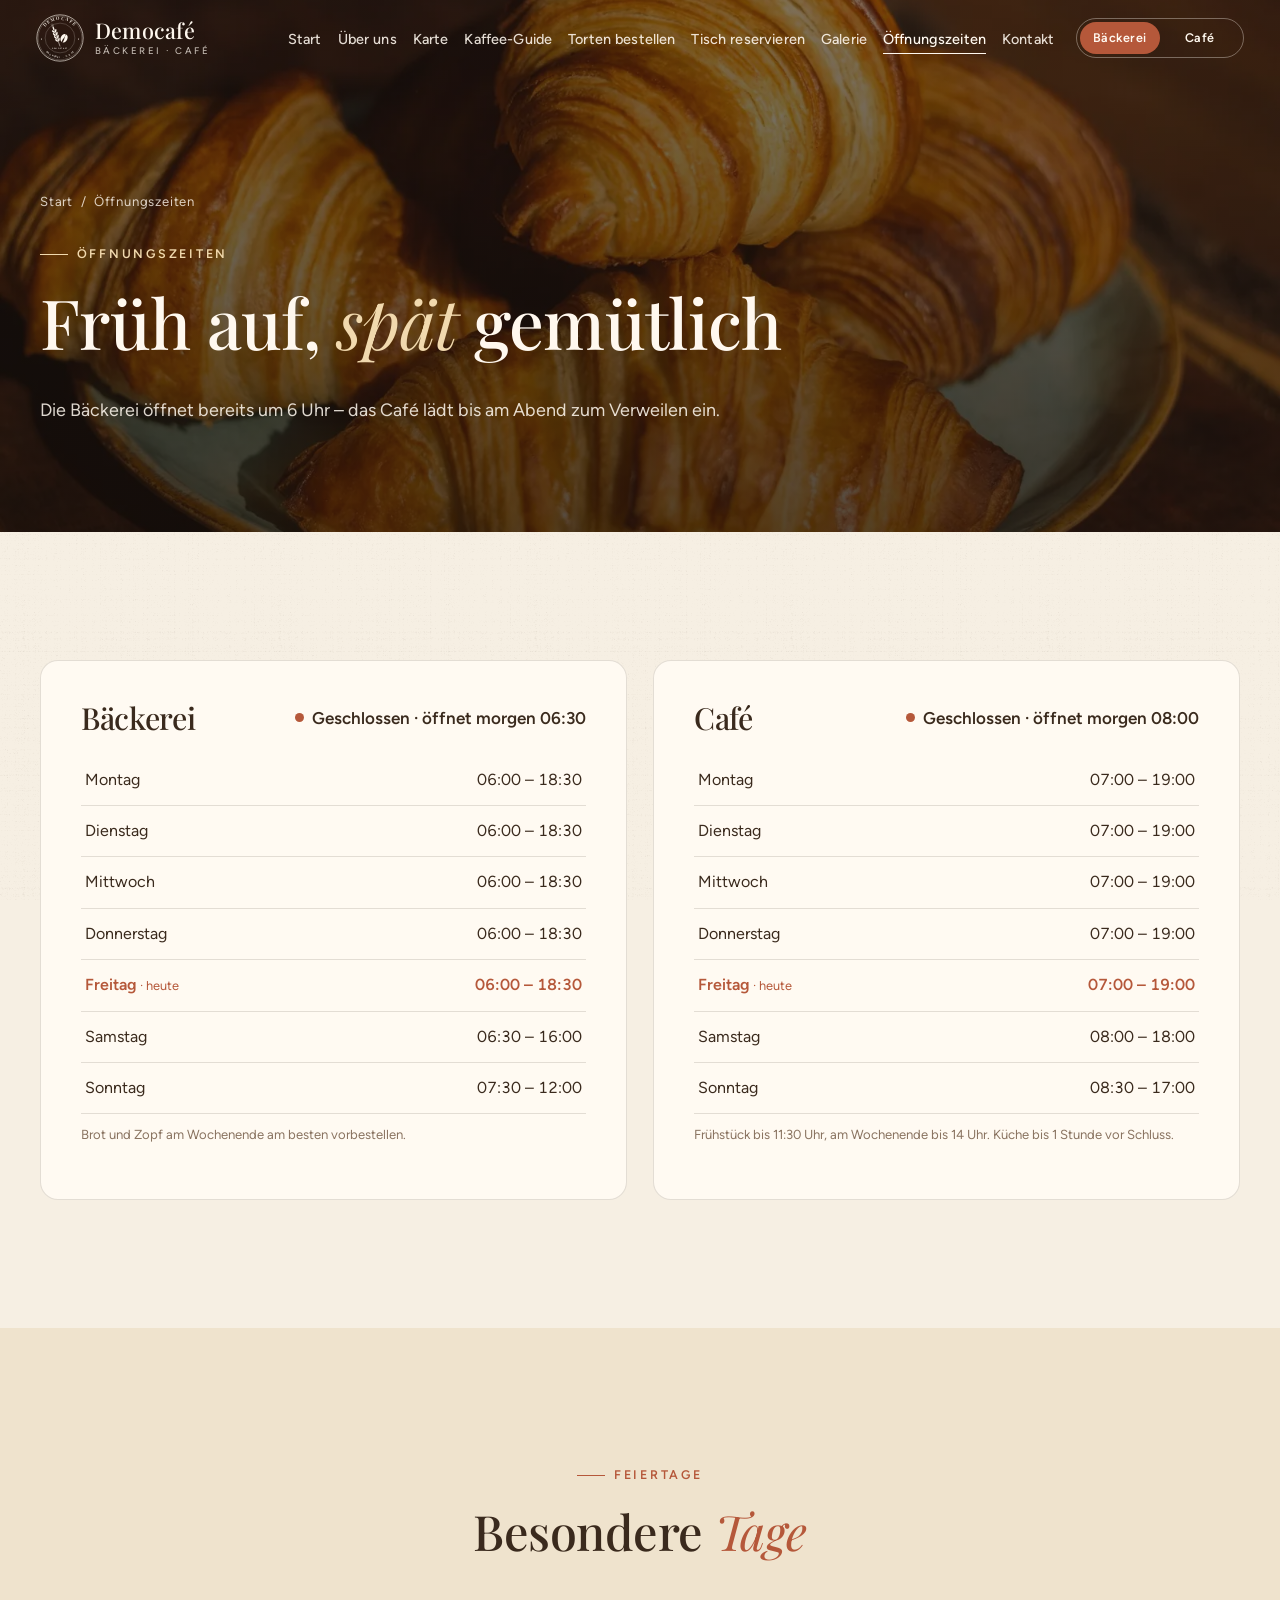
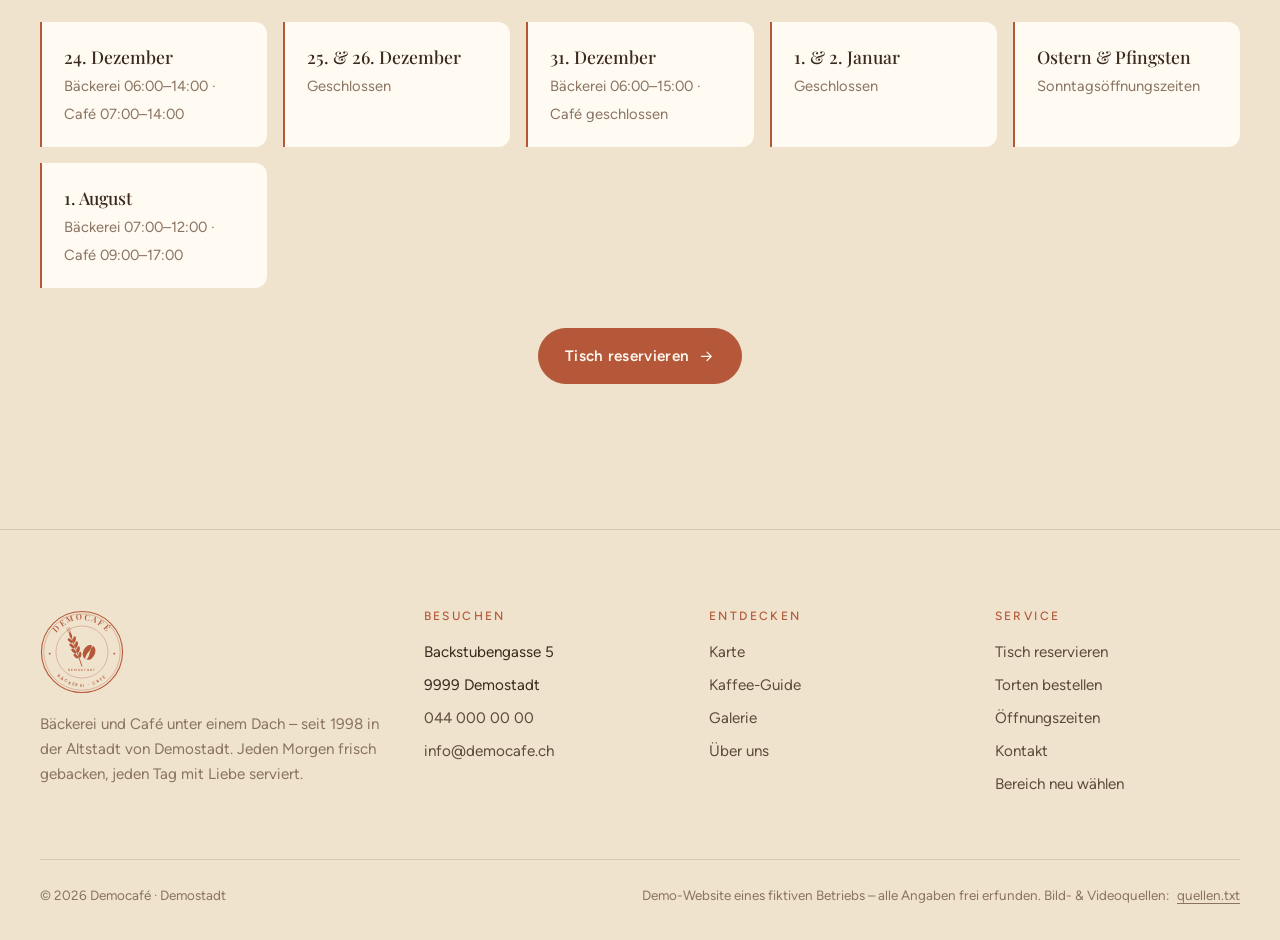
<file: oeffnungszeiten.html>
<!doctype html>
<html lang="de-CH" class="no-js" data-area="baeckerei">
<head>
<meta charset="utf-8">
<meta name="viewport" content="width=device-width, initial-scale=1">
<title>Öffnungszeiten – Democafé</title>
<meta name="description" content="Öffnungszeiten von Bäckerei und Café Democafé in Demostadt.">
<meta name="theme-color" content="#f6efe3">
<link rel="icon" href="img/favicon.svg" type="image/svg+xml">
<link rel="preload" href="fonts/playfair-display-latin-wght-normal.woff2" as="font" type="font/woff2" crossorigin>
<link rel="preload" href="fonts/figtree-latin-wght-normal.woff2" as="font" type="font/woff2" crossorigin>
<link rel="stylesheet" href="css/style.css">
<script>(function(){var d=document.documentElement;d.classList.remove('no-js');var a=null;try{a=localStorage.getItem('democafe-bereich')}catch(e){}if(a==='cafe'||a==='baeckerei'){d.setAttribute('data-area',a);if(!/[?&]wahl\b/.test(location.search))d.classList.add('no-splash')}if(window.matchMedia&&matchMedia('(prefers-reduced-motion: reduce)').matches)d.classList.add('rm')})();</script>
</head>
<body>

<svg width="0" height="0" style="position:absolute" aria-hidden="true" focusable="false">
  <symbol id="logo-stamp" viewBox="0 0 200 200">
    <circle cx="100" cy="100" r="96.5" fill="none" stroke="currentColor" stroke-width="2.6"/>
    <circle cx="100" cy="100" r="91" fill="none" stroke="currentColor" stroke-width=".8"/>
    <circle cx="100" cy="100" r="62" fill="none" stroke="currentColor" stroke-width=".8"/>
    <path id="lg-top" d="M24 100A76 76 0 0 1 176 100" fill="none"/>
    <path id="lg-bot" d="M17.5 100A82.5 82.5 0 0 0 182.5 100" fill="none"/>
    <text font-family="Playfair Display, Georgia, serif" font-size="19" font-weight="600" letter-spacing="4.2" fill="currentColor"><textPath href="#lg-top" startOffset="50%" text-anchor="middle">DEMOCAFÉ</textPath></text>
    <text font-family="Figtree, Segoe UI, sans-serif" font-size="9.6" font-weight="600" letter-spacing="3.6" fill="currentColor"><textPath href="#lg-bot" startOffset="50%" text-anchor="middle">BÄCKEREI · CAFÉ</textPath></text>
    <circle cx="23" cy="104" r="2.2" fill="currentColor"/><circle cx="177" cy="104" r="2.2" fill="currentColor"/>
    <g fill="currentColor">
      <g transform="translate(86 96) rotate(-20)">
        <path d="M0 40Q1.5 4 0 -34" fill="none" stroke="currentColor" stroke-width="2" stroke-linecap="round"/>
        <ellipse cx="0" cy="-38" rx="3" ry="7.5"/>
        <ellipse cx="-5.2" cy="-26" rx="3.3" ry="7.6" transform="rotate(-28 -5.2 -26)"/><ellipse cx="5.2" cy="-26" rx="3.3" ry="7.6" transform="rotate(28 5.2 -26)"/>
        <ellipse cx="-5.6" cy="-13" rx="3.4" ry="7.8" transform="rotate(-28 -5.6 -13)"/><ellipse cx="5.6" cy="-13" rx="3.4" ry="7.8" transform="rotate(28 5.6 -13)"/>
        <ellipse cx="-5.6" cy="0" rx="3.4" ry="7.8" transform="rotate(-28 -5.6 0)"/><ellipse cx="5.6" cy="0" rx="3.4" ry="7.8" transform="rotate(28 5.6 0)"/>
        <ellipse cx="-5.2" cy="13" rx="3.2" ry="7.2" transform="rotate(-28 -5.2 13)"/><ellipse cx="5.2" cy="13" rx="3.2" ry="7.2" transform="rotate(28 5.2 13)"/>
        <path d="M-2 -44L-4 -56M2 -44L4 -56M0 -45V-58" stroke="currentColor" stroke-width=".9" stroke-linecap="round"/>
      </g>
      <g transform="translate(117 101) rotate(26)">
        <path d="M-1.6 -18C-18 -16.5 -18 16.5 -1.6 18C-7 6.5 3.8 -6.5 -1.6 -18Z"/>
        <path d="M1.6 -18C-3.8 -6.5 7 6.5 1.6 18C18 16.5 18 -16.5 1.6 -18Z"/>
      </g>
    </g>
    <text x="100" y="146" text-anchor="middle" font-family="Figtree, Segoe UI, sans-serif" font-size="7.4" font-weight="600" letter-spacing="2.6" fill="currentColor">DEMOSTADT</text>
  </symbol>
</svg>

<a class="sr-only" href="#inhalt">Zum Inhalt springen</a>
<header class="site-header on-hero">
  <nav class="nav" aria-label="Hauptnavigation">
    <a class="brand" href="index.html" aria-label="Democafé – zur Startseite"><svg class="logo-stamp " viewBox="0 0 200 200" aria-hidden="true" focusable="false"><use href="#logo-stamp"/></svg><span class="brand-name">Democafé<small>Bäckerei · Café</small></span></a>
    <ul class="nav-links"><li><a href="index.html">Start</a></li><li><a href="ueber-uns.html">Über uns</a></li><li><a href="karte.html">Karte</a></li><li><a href="kaffee-guide.html">Kaffee-Guide</a></li><li><a href="torten.html">Torten bestellen</a></li><li><a href="reservieren.html">Tisch reservieren</a></li><li><a href="galerie.html">Galerie</a></li><li><a href="oeffnungszeiten.html" aria-current="page">Öffnungszeiten</a></li><li><a href="kontakt.html">Kontakt</a></li></ul>
    <div class="area-switch" role="group" aria-label="Bereich wechseln">
      <span class="pill" aria-hidden="true"></span>
      <button type="button" data-set-area="baeckerei">Bäckerei</button>
      <button type="button" data-set-area="cafe">Café</button>
    </div>
    <button class="nav-toggle" type="button" aria-expanded="false" aria-controls="mobile-menu" aria-label="Menü öffnen"><span></span><span></span><span></span></button>
  </nav>
</header>
<div class="mobile-menu" id="mobile-menu">
  <ul><li><a href="index.html">Start<span aria-hidden="true">→</span></a></li><li><a href="ueber-uns.html">Über uns<span aria-hidden="true">→</span></a></li><li><a href="karte.html">Karte<span aria-hidden="true">→</span></a></li><li><a href="kaffee-guide.html">Kaffee-Guide<span aria-hidden="true">→</span></a></li><li><a href="torten.html">Torten bestellen<span aria-hidden="true">→</span></a></li><li><a href="reservieren.html">Tisch reservieren<span aria-hidden="true">→</span></a></li><li><a href="galerie.html">Galerie<span aria-hidden="true">→</span></a></li><li><a href="oeffnungszeiten.html" aria-current="page">Öffnungszeiten<span aria-hidden="true">→</span></a></li><li><a href="kontakt.html">Kontakt<span aria-hidden="true">→</span></a></li></ul>
  <div class="mm-foot">Backstubengasse 5, 9999 Demostadt<br><a href="tel:+41440000000">044 000 00 00</a> · <a href="mailto:info@democafe.ch">info@democafe.ch</a></div>
</div>
<main id="inhalt">


<section class="page-hero">
  <div class="bg"><img src="img/croissants.webp" alt="" width="1600" height="1066" decoding="async" fetchpriority="high"></div>
  <div class="wrap">
    <p class="crumbs"><a href="index.html">Start</a> &nbsp;/&nbsp; Öffnungszeiten</p>
    <p class="eyebrow">Öffnungszeiten</p>
    <h1>Früh auf, <em>spät</em> gemütlich</h1>
    <p class="lead">Die Bäckerei öffnet bereits um 6 Uhr – das Café lädt bis am Abend zum Verweilen ein.</p>
  </div>
</section>

<section class="section">
  <div class="wrap hours-grid">
    <div class="hours-card reveal">
      <header><h2>Bäckerei</h2><span class="status-dot" data-status="baeckerei"></span></header>
      <table class="hours-table"><tbody><tr data-day="1"><td>Montag</td><td>06:00 – 18:30</td></tr><tr data-day="2"><td>Dienstag</td><td>06:00 – 18:30</td></tr><tr data-day="3"><td>Mittwoch</td><td>06:00 – 18:30</td></tr><tr data-day="4"><td>Donnerstag</td><td>06:00 – 18:30</td></tr><tr data-day="5"><td>Freitag</td><td>06:00 – 18:30</td></tr><tr data-day="6"><td>Samstag</td><td>06:30 – 16:00</td></tr><tr data-day="0"><td>Sonntag</td><td>07:30 – 12:00</td></tr></tbody></table>
      <p class="form-hint">Brot und Zopf am Wochenende am besten vorbestellen.</p>
    </div>
    <div class="hours-card reveal" data-delay="1">
      <header><h2>Café</h2><span class="status-dot" data-status="cafe"></span></header>
      <table class="hours-table"><tbody><tr data-day="1"><td>Montag</td><td>07:00 – 19:00</td></tr><tr data-day="2"><td>Dienstag</td><td>07:00 – 19:00</td></tr><tr data-day="3"><td>Mittwoch</td><td>07:00 – 19:00</td></tr><tr data-day="4"><td>Donnerstag</td><td>07:00 – 19:00</td></tr><tr data-day="5"><td>Freitag</td><td>07:00 – 19:00</td></tr><tr data-day="6"><td>Samstag</td><td>08:00 – 18:00</td></tr><tr data-day="0"><td>Sonntag</td><td>08:30 – 17:00</td></tr></tbody></table>
      <p class="form-hint">Frühstück bis 11:30 Uhr, am Wochenende bis 14 Uhr. Küche bis 1 Stunde vor Schluss.</p>
    </div>
  </div>
</section>

<section class="section section--tint">
  <div class="wrap">
    <div class="section-head center">
      <p class="eyebrow reveal">Feiertage</p>
      <h2 class="reveal" data-delay="1">Besondere <em>Tage</em></h2>
    </div>
    <div class="special-days reveal">
      <div><b>24. Dezember</b><span>Bäckerei 06:00–14:00 · Café 07:00–14:00</span></div>
      <div><b>25. &amp; 26. Dezember</b><span>Geschlossen</span></div>
      <div><b>31. Dezember</b><span>Bäckerei 06:00–15:00 · Café geschlossen</span></div>
      <div><b>1. &amp; 2. Januar</b><span>Geschlossen</span></div>
      <div><b>Ostern &amp; Pfingsten</b><span>Sonntagsöffnungszeiten</span></div>
      <div><b>1. August</b><span>Bäckerei 07:00–12:00 · Café 09:00–17:00</span></div>
    </div>
    <p class="center" style="margin-top:40px"><a class="btn" href="reservieren.html">Tisch reservieren <svg viewBox="0 0 24 24" fill="none" stroke="currentColor" stroke-width="1.8" stroke-linecap="round" stroke-linejoin="round" aria-hidden="true"><path d="M5 12h14M13 6l6 6-6 6"/></svg></a></p>
  </div>
</section>
</main>

<footer class="site-footer">
  <div class="wrap">
    <div class="footer-grid">
      <div class="footer-brand">
        <svg class="logo-stamp " viewBox="0 0 200 200" aria-hidden="true" focusable="false"><use href="#logo-stamp"/></svg>
        <p>Bäckerei und Café unter einem Dach – seit 1998 in der Altstadt von Demostadt. Jeden Morgen frisch gebacken, jeden Tag mit Liebe serviert.</p>
      </div>
      <div>
        <h4>Besuchen</h4>
        <ul>
          <li>Backstubengasse 5</li>
          <li>9999 Demostadt</li>
          <li><a href="tel:+41440000000">044 000 00 00</a></li>
          <li><a href="mailto:info@democafe.ch">info@democafe.ch</a></li>
        </ul>
      </div>
      <div>
        <h4>Entdecken</h4>
        <ul>
          <li><a href="karte.html">Karte</a></li>
          <li><a href="kaffee-guide.html">Kaffee-Guide</a></li>
          <li><a href="galerie.html">Galerie</a></li>
          <li><a href="ueber-uns.html">Über uns</a></li>
        </ul>
      </div>
      <div>
        <h4>Service</h4>
        <ul>
          <li><a href="reservieren.html">Tisch reservieren</a></li>
          <li><a href="torten.html">Torten bestellen</a></li>
          <li><a href="oeffnungszeiten.html">Öffnungszeiten</a></li>
          <li><a href="kontakt.html">Kontakt</a></li>
          <li><a href="index.html?wahl">Bereich neu wählen</a></li>
        </ul>
      </div>
    </div>
    <div class="footer-bottom">
      <span>© <span data-year>2026</span> Democafé · Demostadt</span>
      <span class="demo-note">Demo-Website eines fiktiven Betriebs – alle Angaben frei erfunden. Bild- &amp; Videoquellen: <a href="quellen.txt">quellen.txt</a></span>
    </div>
  </div>
</footer>
<script src="js/main.js" defer></script>

</body>
</html>
</file>
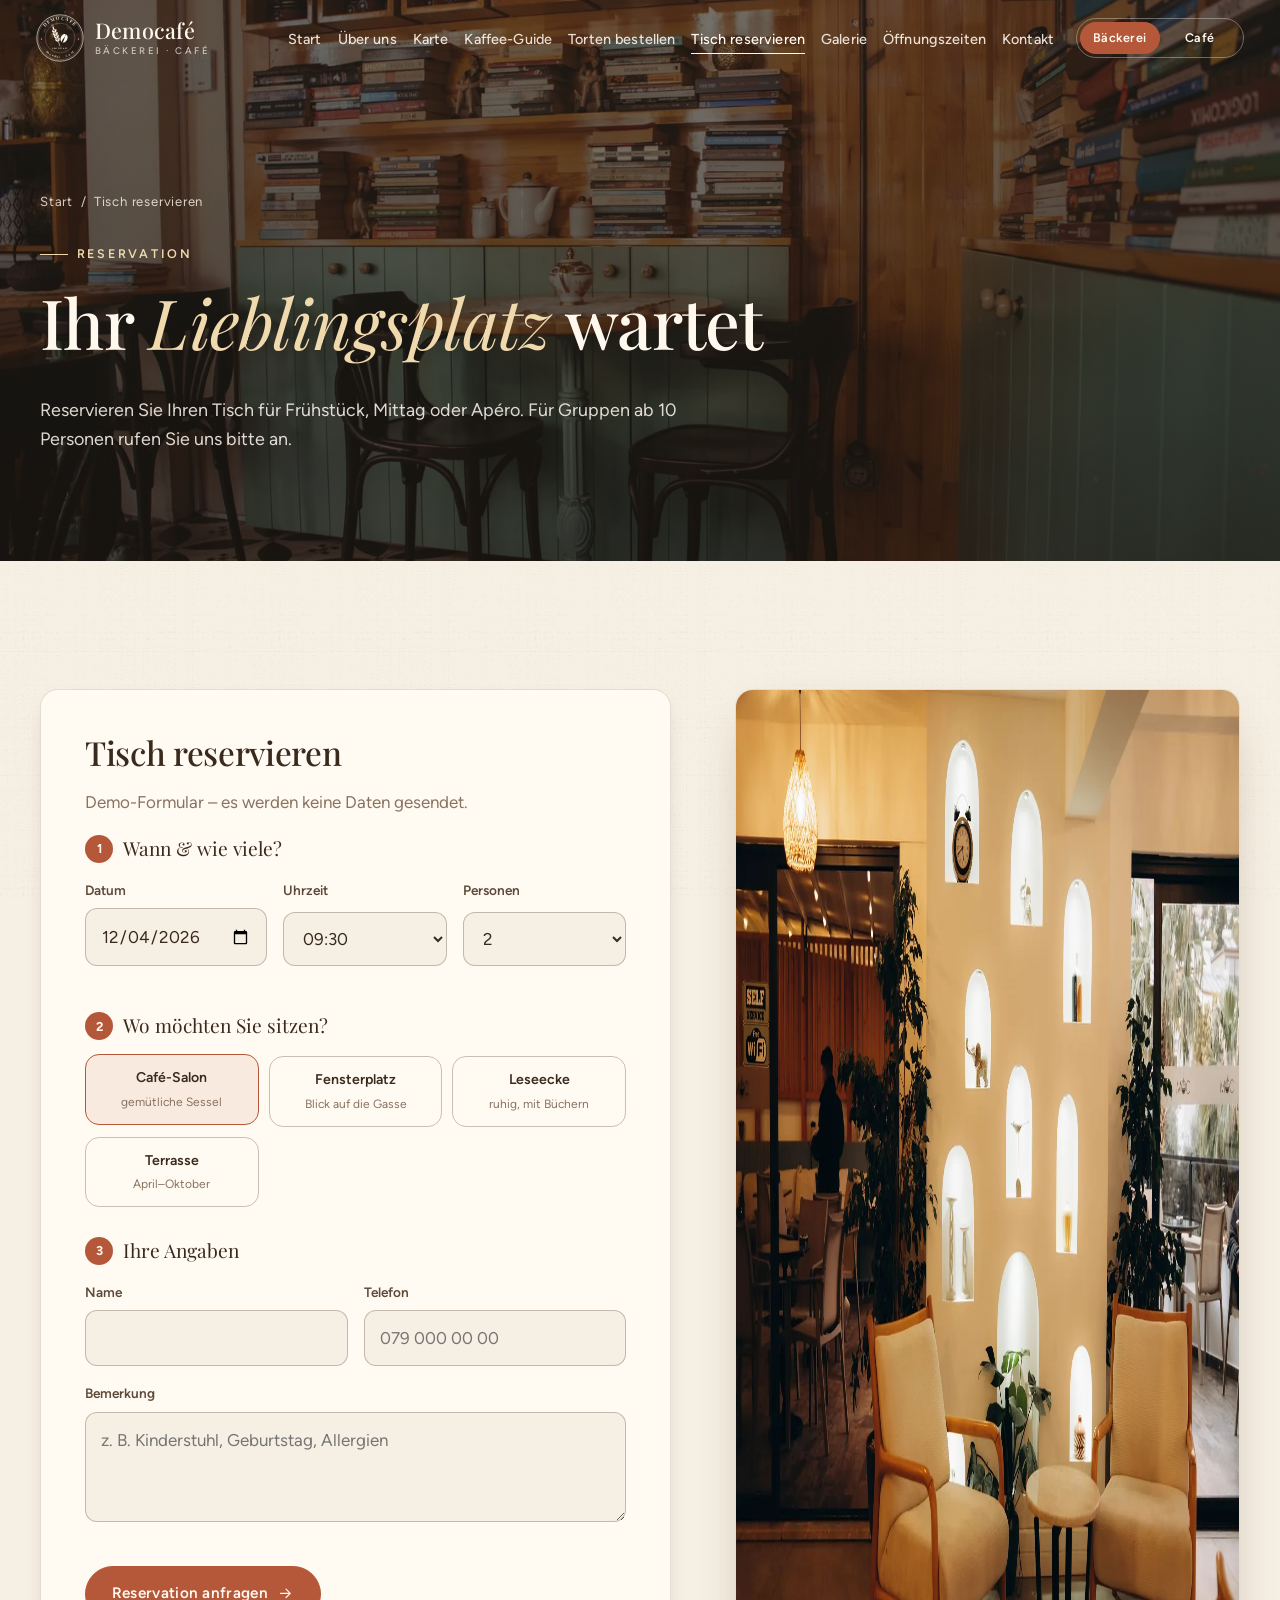
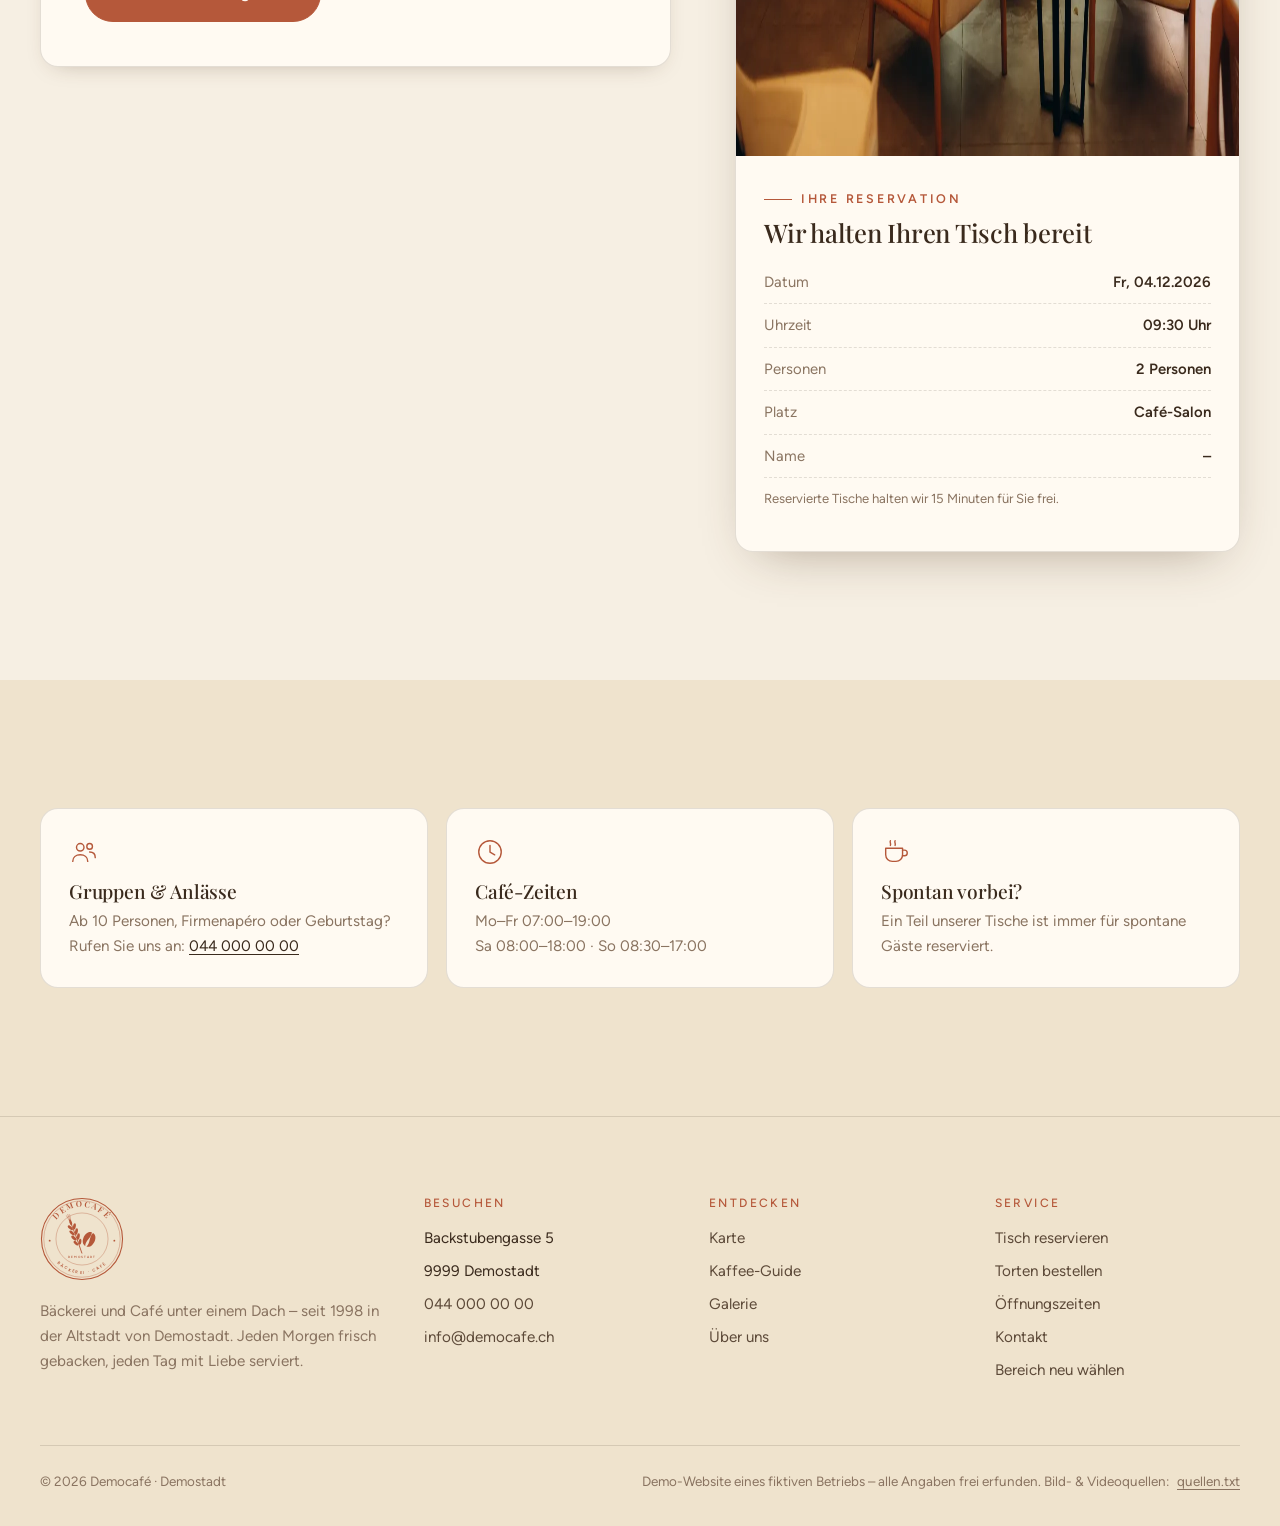
<file: reservieren.html>
<!doctype html>
<html lang="de-CH" class="no-js" data-area="baeckerei">
<head>
<meta charset="utf-8">
<meta name="viewport" content="width=device-width, initial-scale=1">
<title>Tisch reservieren – Democafé</title>
<meta name="description" content="Tisch im Café von Democafé reservieren: Datum, Uhrzeit, Personen. Demo-Formular.">
<meta name="theme-color" content="#f6efe3">
<link rel="icon" href="img/favicon.svg" type="image/svg+xml">
<link rel="preload" href="fonts/playfair-display-latin-wght-normal.woff2" as="font" type="font/woff2" crossorigin>
<link rel="preload" href="fonts/figtree-latin-wght-normal.woff2" as="font" type="font/woff2" crossorigin>
<link rel="stylesheet" href="css/style.css">
<script>(function(){var d=document.documentElement;d.classList.remove('no-js');var a=null;try{a=localStorage.getItem('democafe-bereich')}catch(e){}if(a==='cafe'||a==='baeckerei'){d.setAttribute('data-area',a);if(!/[?&]wahl\b/.test(location.search))d.classList.add('no-splash')}if(window.matchMedia&&matchMedia('(prefers-reduced-motion: reduce)').matches)d.classList.add('rm')})();</script>
</head>
<body>

<svg width="0" height="0" style="position:absolute" aria-hidden="true" focusable="false">
  <symbol id="logo-stamp" viewBox="0 0 200 200">
    <circle cx="100" cy="100" r="96.5" fill="none" stroke="currentColor" stroke-width="2.6"/>
    <circle cx="100" cy="100" r="91" fill="none" stroke="currentColor" stroke-width=".8"/>
    <circle cx="100" cy="100" r="62" fill="none" stroke="currentColor" stroke-width=".8"/>
    <path id="lg-top" d="M24 100A76 76 0 0 1 176 100" fill="none"/>
    <path id="lg-bot" d="M17.5 100A82.5 82.5 0 0 0 182.5 100" fill="none"/>
    <text font-family="Playfair Display, Georgia, serif" font-size="19" font-weight="600" letter-spacing="4.2" fill="currentColor"><textPath href="#lg-top" startOffset="50%" text-anchor="middle">DEMOCAFÉ</textPath></text>
    <text font-family="Figtree, Segoe UI, sans-serif" font-size="9.6" font-weight="600" letter-spacing="3.6" fill="currentColor"><textPath href="#lg-bot" startOffset="50%" text-anchor="middle">BÄCKEREI · CAFÉ</textPath></text>
    <circle cx="23" cy="104" r="2.2" fill="currentColor"/><circle cx="177" cy="104" r="2.2" fill="currentColor"/>
    <g fill="currentColor">
      <g transform="translate(86 96) rotate(-20)">
        <path d="M0 40Q1.5 4 0 -34" fill="none" stroke="currentColor" stroke-width="2" stroke-linecap="round"/>
        <ellipse cx="0" cy="-38" rx="3" ry="7.5"/>
        <ellipse cx="-5.2" cy="-26" rx="3.3" ry="7.6" transform="rotate(-28 -5.2 -26)"/><ellipse cx="5.2" cy="-26" rx="3.3" ry="7.6" transform="rotate(28 5.2 -26)"/>
        <ellipse cx="-5.6" cy="-13" rx="3.4" ry="7.8" transform="rotate(-28 -5.6 -13)"/><ellipse cx="5.6" cy="-13" rx="3.4" ry="7.8" transform="rotate(28 5.6 -13)"/>
        <ellipse cx="-5.6" cy="0" rx="3.4" ry="7.8" transform="rotate(-28 -5.6 0)"/><ellipse cx="5.6" cy="0" rx="3.4" ry="7.8" transform="rotate(28 5.6 0)"/>
        <ellipse cx="-5.2" cy="13" rx="3.2" ry="7.2" transform="rotate(-28 -5.2 13)"/><ellipse cx="5.2" cy="13" rx="3.2" ry="7.2" transform="rotate(28 5.2 13)"/>
        <path d="M-2 -44L-4 -56M2 -44L4 -56M0 -45V-58" stroke="currentColor" stroke-width=".9" stroke-linecap="round"/>
      </g>
      <g transform="translate(117 101) rotate(26)">
        <path d="M-1.6 -18C-18 -16.5 -18 16.5 -1.6 18C-7 6.5 3.8 -6.5 -1.6 -18Z"/>
        <path d="M1.6 -18C-3.8 -6.5 7 6.5 1.6 18C18 16.5 18 -16.5 1.6 -18Z"/>
      </g>
    </g>
    <text x="100" y="146" text-anchor="middle" font-family="Figtree, Segoe UI, sans-serif" font-size="7.4" font-weight="600" letter-spacing="2.6" fill="currentColor">DEMOSTADT</text>
  </symbol>
</svg>

<a class="sr-only" href="#inhalt">Zum Inhalt springen</a>
<header class="site-header on-hero">
  <nav class="nav" aria-label="Hauptnavigation">
    <a class="brand" href="index.html" aria-label="Democafé – zur Startseite"><svg class="logo-stamp " viewBox="0 0 200 200" aria-hidden="true" focusable="false"><use href="#logo-stamp"/></svg><span class="brand-name">Democafé<small>Bäckerei · Café</small></span></a>
    <ul class="nav-links"><li><a href="index.html">Start</a></li><li><a href="ueber-uns.html">Über uns</a></li><li><a href="karte.html">Karte</a></li><li><a href="kaffee-guide.html">Kaffee-Guide</a></li><li><a href="torten.html">Torten bestellen</a></li><li><a href="reservieren.html" aria-current="page">Tisch reservieren</a></li><li><a href="galerie.html">Galerie</a></li><li><a href="oeffnungszeiten.html">Öffnungszeiten</a></li><li><a href="kontakt.html">Kontakt</a></li></ul>
    <div class="area-switch" role="group" aria-label="Bereich wechseln">
      <span class="pill" aria-hidden="true"></span>
      <button type="button" data-set-area="baeckerei">Bäckerei</button>
      <button type="button" data-set-area="cafe">Café</button>
    </div>
    <button class="nav-toggle" type="button" aria-expanded="false" aria-controls="mobile-menu" aria-label="Menü öffnen"><span></span><span></span><span></span></button>
  </nav>
</header>
<div class="mobile-menu" id="mobile-menu">
  <ul><li><a href="index.html">Start<span aria-hidden="true">→</span></a></li><li><a href="ueber-uns.html">Über uns<span aria-hidden="true">→</span></a></li><li><a href="karte.html">Karte<span aria-hidden="true">→</span></a></li><li><a href="kaffee-guide.html">Kaffee-Guide<span aria-hidden="true">→</span></a></li><li><a href="torten.html">Torten bestellen<span aria-hidden="true">→</span></a></li><li><a href="reservieren.html" aria-current="page">Tisch reservieren<span aria-hidden="true">→</span></a></li><li><a href="galerie.html">Galerie<span aria-hidden="true">→</span></a></li><li><a href="oeffnungszeiten.html">Öffnungszeiten<span aria-hidden="true">→</span></a></li><li><a href="kontakt.html">Kontakt<span aria-hidden="true">→</span></a></li></ul>
  <div class="mm-foot">Backstubengasse 5, 9999 Demostadt<br><a href="tel:+41440000000">044 000 00 00</a> · <a href="mailto:info@democafe.ch">info@democafe.ch</a></div>
</div>
<main id="inhalt">


<section class="page-hero">
  <div class="bg"><img src="img/cafe-buecher.webp" alt="" width="1600" height="1066" decoding="async" fetchpriority="high"></div>
  <div class="wrap">
    <p class="crumbs"><a href="index.html">Start</a> &nbsp;/&nbsp; Tisch reservieren</p>
    <p class="eyebrow">Reservation</p>
    <h1>Ihr <em>Lieblingsplatz</em> wartet</h1>
    <p class="lead">Reservieren Sie Ihren Tisch für Frühstück, Mittag oder Apéro. Für Gruppen ab 10 Personen rufen Sie uns bitte an.</p>
  </div>
</section>

<section class="section">
  <div class="wrap form-layout">
    <form class="form-card" id="reservation-form" data-demo novalidate>
      <h2>Tisch reservieren</h2>
      <p class="muted">Demo-Formular – es werden keine Daten gesendet.</p>
      <fieldset class="fieldset">
        <legend><span class="n">1</span>Wann &amp; wie viele?</legend>
        <div class="row-3">
          <div class="field"><label for="datum">Datum</label><input id="datum" name="datum" type="date" data-min-days="0" required></div>
          <div class="field"><label for="zeit">Uhrzeit</label><select id="zeit" name="zeit"><option>07:00</option><option>07:30</option><option>08:00</option><option>08:30</option><option>09:00</option><option selected>09:30</option><option>10:00</option><option>10:30</option><option>11:00</option><option>11:30</option><option>12:00</option><option>12:30</option><option>13:00</option><option>13:30</option><option>14:00</option><option>14:30</option><option>15:00</option><option>15:30</option><option>16:00</option><option>16:30</option><option>17:00</option><option>17:30</option><option>18:00</option></select></div>
          <div class="field"><label for="personen">Personen</label><select id="personen" name="personen"><option value="1">1</option><option value="2" selected>2</option><option value="3">3</option><option value="4">4</option><option value="5">5</option><option value="6">6</option><option value="7">7</option><option value="8">8</option><option value="9">9</option></select></div>
        </div>
      </fieldset>
      <fieldset class="fieldset">
        <legend><span class="n">2</span>Wo möchten Sie sitzen?</legend>
        <div class="choice-grid">
          <label class="choice"><input type="radio" name="bereich" value="salon" data-label="Café-Salon" checked><span>Café-Salon<small>gemütliche Sessel</small></span></label>
          <label class="choice"><input type="radio" name="bereich" value="fenster" data-label="Fensterplatz"><span>Fensterplatz<small>Blick auf die Gasse</small></span></label>
          <label class="choice"><input type="radio" name="bereich" value="lese" data-label="Leseecke"><span>Leseecke<small>ruhig, mit Büchern</small></span></label>
          <label class="choice"><input type="radio" name="bereich" value="terrasse" data-label="Terrasse"><span>Terrasse<small>April–Oktober</small></span></label>
        </div>
      </fieldset>
      <fieldset class="fieldset">
        <legend><span class="n">3</span>Ihre Angaben</legend>
        <div class="row-2">
          <div class="field"><label for="name">Name</label><input id="name" name="name" autocomplete="name" required></div>
          <div class="field"><label for="telefon">Telefon</label><input id="telefon" name="telefon" type="tel" autocomplete="tel" placeholder="079 000 00 00" required></div>
        </div>
        <div class="field"><label for="r-bem">Bemerkung</label><textarea id="r-bem" name="bemerkung" placeholder="z. B. Kinderstuhl, Geburtstag, Allergien"></textarea></div>
      </fieldset>
      <button class="btn" type="submit">Reservation anfragen <svg viewBox="0 0 24 24" fill="none" stroke="currentColor" stroke-width="1.8" stroke-linecap="round" stroke-linejoin="round" aria-hidden="true"><path d="M5 12h14M13 6l6 6-6 6"/></svg></button>
      <p class="demo-msg" role="status">Vielen Dank! Dies ist eine Demo-Website – Ihre Reservation wurde <strong>nicht</strong> gesendet.</p>
    </form>
    <aside class="preview-card">
      <div class="preview-visual" style="padding:0"><img src="img/cafe-innen.webp" alt="Café-Salon mit Sesseln" width="1600" height="1066" loading="lazy" decoding="async"></div>
      <div class="preview-body">
        <p class="eyebrow" style="margin-bottom:.5rem">Ihre Reservation</p>
        <h3>Wir halten Ihren Tisch bereit</h3>
        <ul class="summary">
          <li><span>Datum</span><span id="res-date">–</span></li>
          <li><span>Uhrzeit</span><span id="res-time">–</span></li>
          <li><span>Personen</span><span id="res-pers">–</span></li>
          <li><span>Platz</span><span id="res-area">–</span></li>
          <li><span>Name</span><span id="res-name">–</span></li>
        </ul>
        <p class="form-hint">Reservierte Tische halten wir 15 Minuten für Sie frei.</p>
      </div>
    </aside>
  </div>
</section>

<section class="section section--tint">
  <div class="wrap">
    <div class="info-tiles">
      <div class="info-tile reveal"><svg viewBox="0 0 32 32" fill="none" stroke="currentColor" stroke-width="1.5" stroke-linecap="round" stroke-linejoin="round" aria-hidden="true"><circle cx="12" cy="11" r="4"/><path d="M4 26c0-4.5 3.5-7 8-7s8 2.5 8 7"/><circle cx="22" cy="10" r="3"/><path d="M22 16c3.5 0 6 2 6 6"/></svg><h3>Gruppen &amp; Anlässe</h3><p>Ab 10 Personen, Firmenapéro oder Geburtstag? Rufen Sie uns an: <a href="tel:+41440000000">044 000 00 00</a></p></div>
      <div class="info-tile reveal" data-delay="1"><svg viewBox="0 0 32 32" fill="none" stroke="currentColor" stroke-width="1.5" stroke-linecap="round" aria-hidden="true"><circle cx="16" cy="16" r="12"/><path d="M16 9v7l5 3"/></svg><h3>Café-Zeiten</h3><p>Mo–Fr 07:00–19:00<br>Sa 08:00–18:00 · So 08:30–17:00</p></div>
      <div class="info-tile reveal" data-delay="2"><svg viewBox="0 0 32 32" fill="none" stroke="currentColor" stroke-width="1.5" stroke-linecap="round" stroke-linejoin="round" aria-hidden="true"><path d="M5 12h18v7a7 7 0 0 1-7 7h-4a7 7 0 0 1-7-7z"/><path d="M23 14h2a3 3 0 0 1 0 6h-2M10 4c-1 2 1 3 0 5M15 4c-1 2 1 3 0 5"/></svg><h3>Spontan vorbei?</h3><p>Ein Teil unserer Tische ist immer für spontane Gäste reserviert.</p></div>
    </div>
  </div>
</section>
</main>

<footer class="site-footer">
  <div class="wrap">
    <div class="footer-grid">
      <div class="footer-brand">
        <svg class="logo-stamp " viewBox="0 0 200 200" aria-hidden="true" focusable="false"><use href="#logo-stamp"/></svg>
        <p>Bäckerei und Café unter einem Dach – seit 1998 in der Altstadt von Demostadt. Jeden Morgen frisch gebacken, jeden Tag mit Liebe serviert.</p>
      </div>
      <div>
        <h4>Besuchen</h4>
        <ul>
          <li>Backstubengasse 5</li>
          <li>9999 Demostadt</li>
          <li><a href="tel:+41440000000">044 000 00 00</a></li>
          <li><a href="mailto:info@democafe.ch">info@democafe.ch</a></li>
        </ul>
      </div>
      <div>
        <h4>Entdecken</h4>
        <ul>
          <li><a href="karte.html">Karte</a></li>
          <li><a href="kaffee-guide.html">Kaffee-Guide</a></li>
          <li><a href="galerie.html">Galerie</a></li>
          <li><a href="ueber-uns.html">Über uns</a></li>
        </ul>
      </div>
      <div>
        <h4>Service</h4>
        <ul>
          <li><a href="reservieren.html">Tisch reservieren</a></li>
          <li><a href="torten.html">Torten bestellen</a></li>
          <li><a href="oeffnungszeiten.html">Öffnungszeiten</a></li>
          <li><a href="kontakt.html">Kontakt</a></li>
          <li><a href="index.html?wahl">Bereich neu wählen</a></li>
        </ul>
      </div>
    </div>
    <div class="footer-bottom">
      <span>© <span data-year>2026</span> Democafé · Demostadt</span>
      <span class="demo-note">Demo-Website eines fiktiven Betriebs – alle Angaben frei erfunden. Bild- &amp; Videoquellen: <a href="quellen.txt">quellen.txt</a></span>
    </div>
  </div>
</footer>
<script src="js/main.js" defer></script>

</body>
</html>
</file>
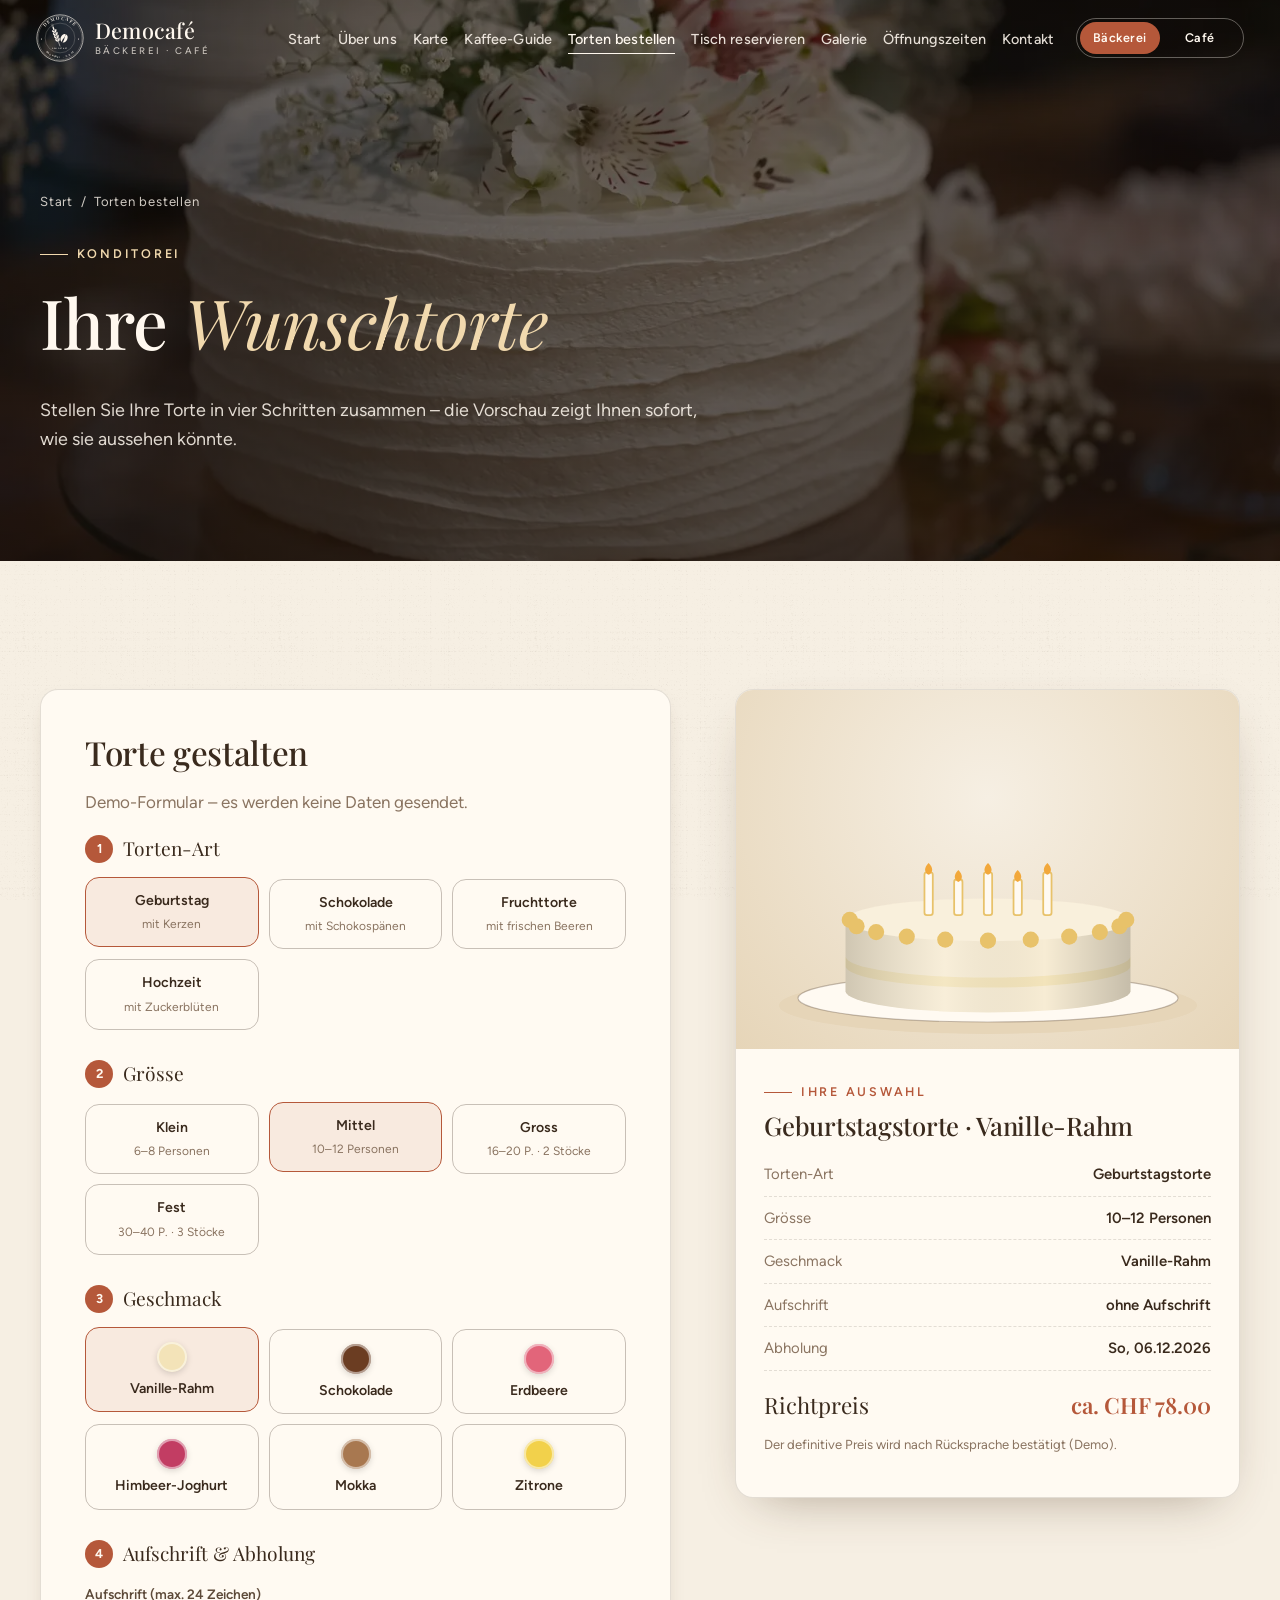
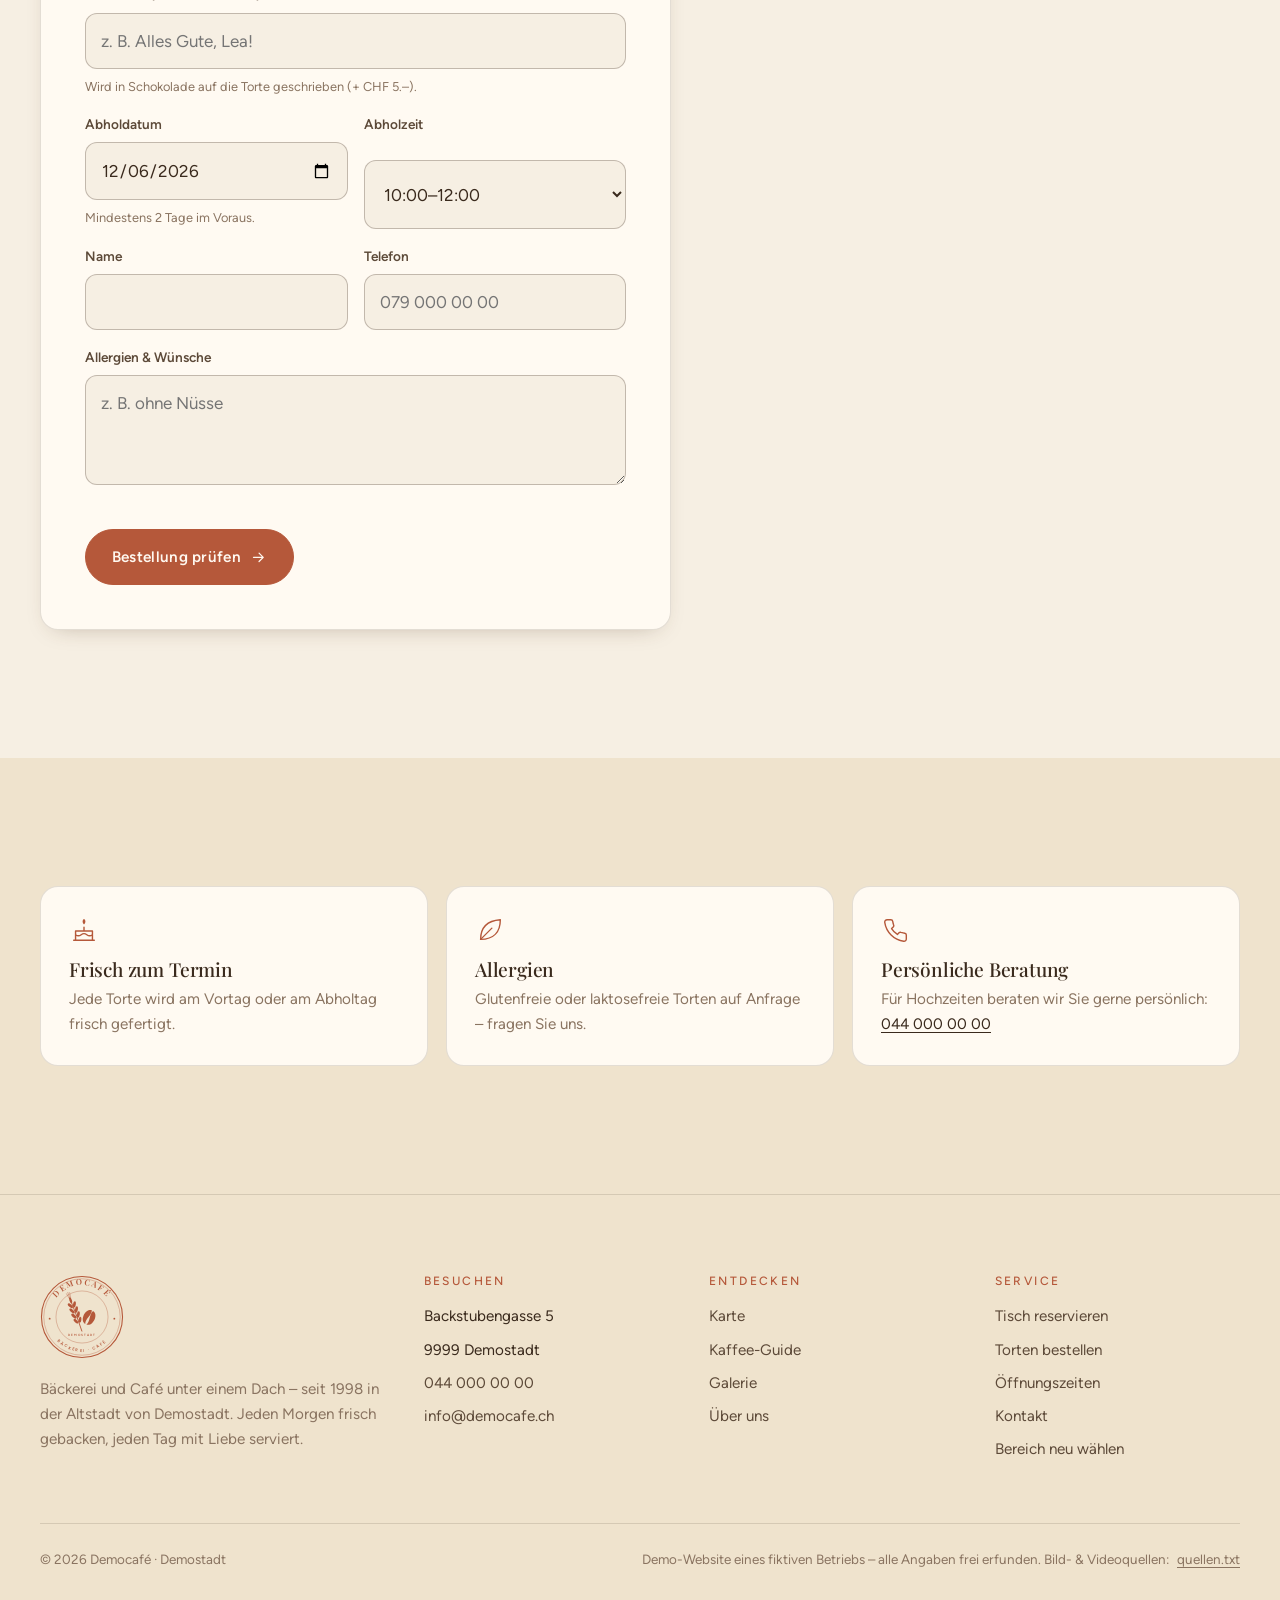
<file: torten.html>
<!doctype html>
<html lang="de-CH" class="no-js" data-area="baeckerei">
<head>
<meta charset="utf-8">
<meta name="viewport" content="width=device-width, initial-scale=1">
<title>Torten bestellen – Democafé</title>
<meta name="description" content="Wunschtorte online zusammenstellen: Torten-Art, Grösse, Geschmack, Aufschrift und Abholdatum. Demo-Formular von Democafé.">
<meta name="theme-color" content="#f6efe3">
<link rel="icon" href="img/favicon.svg" type="image/svg+xml">
<link rel="preload" href="fonts/playfair-display-latin-wght-normal.woff2" as="font" type="font/woff2" crossorigin>
<link rel="preload" href="fonts/figtree-latin-wght-normal.woff2" as="font" type="font/woff2" crossorigin>
<link rel="stylesheet" href="css/style.css">
<script>(function(){var d=document.documentElement;d.classList.remove('no-js');var a=null;try{a=localStorage.getItem('democafe-bereich')}catch(e){}if(a==='cafe'||a==='baeckerei'){d.setAttribute('data-area',a);if(!/[?&]wahl\b/.test(location.search))d.classList.add('no-splash')}if(window.matchMedia&&matchMedia('(prefers-reduced-motion: reduce)').matches)d.classList.add('rm')})();</script>
</head>
<body>

<svg width="0" height="0" style="position:absolute" aria-hidden="true" focusable="false">
  <symbol id="logo-stamp" viewBox="0 0 200 200">
    <circle cx="100" cy="100" r="96.5" fill="none" stroke="currentColor" stroke-width="2.6"/>
    <circle cx="100" cy="100" r="91" fill="none" stroke="currentColor" stroke-width=".8"/>
    <circle cx="100" cy="100" r="62" fill="none" stroke="currentColor" stroke-width=".8"/>
    <path id="lg-top" d="M24 100A76 76 0 0 1 176 100" fill="none"/>
    <path id="lg-bot" d="M17.5 100A82.5 82.5 0 0 0 182.5 100" fill="none"/>
    <text font-family="Playfair Display, Georgia, serif" font-size="19" font-weight="600" letter-spacing="4.2" fill="currentColor"><textPath href="#lg-top" startOffset="50%" text-anchor="middle">DEMOCAFÉ</textPath></text>
    <text font-family="Figtree, Segoe UI, sans-serif" font-size="9.6" font-weight="600" letter-spacing="3.6" fill="currentColor"><textPath href="#lg-bot" startOffset="50%" text-anchor="middle">BÄCKEREI · CAFÉ</textPath></text>
    <circle cx="23" cy="104" r="2.2" fill="currentColor"/><circle cx="177" cy="104" r="2.2" fill="currentColor"/>
    <g fill="currentColor">
      <g transform="translate(86 96) rotate(-20)">
        <path d="M0 40Q1.5 4 0 -34" fill="none" stroke="currentColor" stroke-width="2" stroke-linecap="round"/>
        <ellipse cx="0" cy="-38" rx="3" ry="7.5"/>
        <ellipse cx="-5.2" cy="-26" rx="3.3" ry="7.6" transform="rotate(-28 -5.2 -26)"/><ellipse cx="5.2" cy="-26" rx="3.3" ry="7.6" transform="rotate(28 5.2 -26)"/>
        <ellipse cx="-5.6" cy="-13" rx="3.4" ry="7.8" transform="rotate(-28 -5.6 -13)"/><ellipse cx="5.6" cy="-13" rx="3.4" ry="7.8" transform="rotate(28 5.6 -13)"/>
        <ellipse cx="-5.6" cy="0" rx="3.4" ry="7.8" transform="rotate(-28 -5.6 0)"/><ellipse cx="5.6" cy="0" rx="3.4" ry="7.8" transform="rotate(28 5.6 0)"/>
        <ellipse cx="-5.2" cy="13" rx="3.2" ry="7.2" transform="rotate(-28 -5.2 13)"/><ellipse cx="5.2" cy="13" rx="3.2" ry="7.2" transform="rotate(28 5.2 13)"/>
        <path d="M-2 -44L-4 -56M2 -44L4 -56M0 -45V-58" stroke="currentColor" stroke-width=".9" stroke-linecap="round"/>
      </g>
      <g transform="translate(117 101) rotate(26)">
        <path d="M-1.6 -18C-18 -16.5 -18 16.5 -1.6 18C-7 6.5 3.8 -6.5 -1.6 -18Z"/>
        <path d="M1.6 -18C-3.8 -6.5 7 6.5 1.6 18C18 16.5 18 -16.5 1.6 -18Z"/>
      </g>
    </g>
    <text x="100" y="146" text-anchor="middle" font-family="Figtree, Segoe UI, sans-serif" font-size="7.4" font-weight="600" letter-spacing="2.6" fill="currentColor">DEMOSTADT</text>
  </symbol>
</svg>

<a class="sr-only" href="#inhalt">Zum Inhalt springen</a>
<header class="site-header on-hero">
  <nav class="nav" aria-label="Hauptnavigation">
    <a class="brand" href="index.html" aria-label="Democafé – zur Startseite"><svg class="logo-stamp " viewBox="0 0 200 200" aria-hidden="true" focusable="false"><use href="#logo-stamp"/></svg><span class="brand-name">Democafé<small>Bäckerei · Café</small></span></a>
    <ul class="nav-links"><li><a href="index.html">Start</a></li><li><a href="ueber-uns.html">Über uns</a></li><li><a href="karte.html">Karte</a></li><li><a href="kaffee-guide.html">Kaffee-Guide</a></li><li><a href="torten.html" aria-current="page">Torten bestellen</a></li><li><a href="reservieren.html">Tisch reservieren</a></li><li><a href="galerie.html">Galerie</a></li><li><a href="oeffnungszeiten.html">Öffnungszeiten</a></li><li><a href="kontakt.html">Kontakt</a></li></ul>
    <div class="area-switch" role="group" aria-label="Bereich wechseln">
      <span class="pill" aria-hidden="true"></span>
      <button type="button" data-set-area="baeckerei">Bäckerei</button>
      <button type="button" data-set-area="cafe">Café</button>
    </div>
    <button class="nav-toggle" type="button" aria-expanded="false" aria-controls="mobile-menu" aria-label="Menü öffnen"><span></span><span></span><span></span></button>
  </nav>
</header>
<div class="mobile-menu" id="mobile-menu">
  <ul><li><a href="index.html">Start<span aria-hidden="true">→</span></a></li><li><a href="ueber-uns.html">Über uns<span aria-hidden="true">→</span></a></li><li><a href="karte.html">Karte<span aria-hidden="true">→</span></a></li><li><a href="kaffee-guide.html">Kaffee-Guide<span aria-hidden="true">→</span></a></li><li><a href="torten.html" aria-current="page">Torten bestellen<span aria-hidden="true">→</span></a></li><li><a href="reservieren.html">Tisch reservieren<span aria-hidden="true">→</span></a></li><li><a href="galerie.html">Galerie<span aria-hidden="true">→</span></a></li><li><a href="oeffnungszeiten.html">Öffnungszeiten<span aria-hidden="true">→</span></a></li><li><a href="kontakt.html">Kontakt<span aria-hidden="true">→</span></a></li></ul>
  <div class="mm-foot">Backstubengasse 5, 9999 Demostadt<br><a href="tel:+41440000000">044 000 00 00</a> · <a href="mailto:info@democafe.ch">info@democafe.ch</a></div>
</div>
<main id="inhalt">


<section class="page-hero">
  <div class="bg"><img src="img/torte-hochzeit.webp" alt="" width="1600" height="1066" decoding="async" fetchpriority="high"></div>
  <div class="wrap">
    <p class="crumbs"><a href="index.html">Start</a> &nbsp;/&nbsp; Torten bestellen</p>
    <p class="eyebrow">Konditorei</p>
    <h1>Ihre <em>Wunschtorte</em></h1>
    <p class="lead">Stellen Sie Ihre Torte in vier Schritten zusammen – die Vorschau zeigt Ihnen sofort, wie sie aussehen könnte.</p>
  </div>
</section>

<section class="section">
  <div class="wrap form-layout">
    <form class="form-card" id="torten-form" data-demo novalidate>
      <h2>Torte gestalten</h2>
      <p class="muted">Demo-Formular – es werden keine Daten gesendet.</p>
      <fieldset class="fieldset">
        <legend><span class="n">1</span>Torten-Art</legend>
        <div class="choice-grid">
          <label class="choice"><input type="radio" name="art" value="geburtstag" checked><span>Geburtstag<small>mit Kerzen</small></span></label>
          <label class="choice"><input type="radio" name="art" value="schoko"><span>Schokolade<small>mit Schokospänen</small></span></label>
          <label class="choice"><input type="radio" name="art" value="frucht"><span>Fruchttorte<small>mit frischen Beeren</small></span></label>
          <label class="choice"><input type="radio" name="art" value="hochzeit"><span>Hochzeit<small>mit Zuckerblüten</small></span></label>
        </div>
      </fieldset>
      <fieldset class="fieldset">
        <legend><span class="n">2</span>Grösse</legend>
        <div class="choice-grid">
          <label class="choice"><input type="radio" name="groesse" value="s"><span>Klein<small>6–8 Personen</small></span></label>
          <label class="choice"><input type="radio" name="groesse" value="m" checked><span>Mittel<small>10–12 Personen</small></span></label>
          <label class="choice"><input type="radio" name="groesse" value="l"><span>Gross<small>16–20 P. · 2 Stöcke</small></span></label>
          <label class="choice"><input type="radio" name="groesse" value="xl"><span>Fest<small>30–40 P. · 3 Stöcke</small></span></label>
        </div>
      </fieldset>
      <fieldset class="fieldset">
        <legend><span class="n">3</span>Geschmack</legend>
        <div class="choice-grid">
          <label class="choice"><input type="radio" name="geschmack" value="vanille" checked><span><i class="sw" style="background:#f3e3b8"></i>Vanille-Rahm</span></label>
          <label class="choice"><input type="radio" name="geschmack" value="schokolade"><span><i class="sw" style="background:#6b3d22"></i>Schokolade</span></label>
          <label class="choice"><input type="radio" name="geschmack" value="erdbeer"><span><i class="sw" style="background:#e2657a"></i>Erdbeere</span></label>
          <label class="choice"><input type="radio" name="geschmack" value="himbeer"><span><i class="sw" style="background:#c23d63"></i>Himbeer-Joghurt</span></label>
          <label class="choice"><input type="radio" name="geschmack" value="mokka"><span><i class="sw" style="background:#a87850"></i>Mokka</span></label>
          <label class="choice"><input type="radio" name="geschmack" value="zitrone"><span><i class="sw" style="background:#f2d14b"></i>Zitrone</span></label>
        </div>
      </fieldset>
      <fieldset class="fieldset">
        <legend><span class="n">4</span>Aufschrift &amp; Abholung</legend>
        <div class="field"><label for="aufschrift">Aufschrift (max. 24 Zeichen)</label><input id="aufschrift" name="aufschrift" maxlength="24" placeholder="z. B. Alles Gute, Lea!"><small>Wird in Schokolade auf die Torte geschrieben (+ CHF 5.–).</small></div>
        <div class="row-2">
          <div class="field"><label for="abholdatum">Abholdatum</label><input id="abholdatum" name="abholdatum" type="date" data-min-days="2"><small>Mindestens 2 Tage im Voraus.</small></div>
          <div class="field"><label for="abholzeit">Abholzeit</label><select id="abholzeit" name="abholzeit"><option>08:00–10:00</option><option selected>10:00–12:00</option><option>14:00–16:00</option><option>16:00–18:00</option></select></div>
        </div>
        <div class="row-2">
          <div class="field"><label for="t-name">Name</label><input id="t-name" name="name" autocomplete="name"></div>
          <div class="field"><label for="t-tel">Telefon</label><input id="t-tel" name="telefon" type="tel" autocomplete="tel" placeholder="079 000 00 00"></div>
        </div>
        <div class="field"><label for="t-bem">Allergien &amp; Wünsche</label><textarea id="t-bem" name="bemerkung" placeholder="z. B. ohne Nüsse"></textarea></div>
      </fieldset>
      <button class="btn" type="submit">Bestellung prüfen <svg viewBox="0 0 24 24" fill="none" stroke="currentColor" stroke-width="1.8" stroke-linecap="round" stroke-linejoin="round" aria-hidden="true"><path d="M5 12h14M13 6l6 6-6 6"/></svg></button>
      <p class="demo-msg" role="status">Danke! Dies ist eine Demo-Website – Ihre Bestellung wurde <strong>nicht</strong> gesendet. Im echten Betrieb würden wir uns innert 24 Stunden bei Ihnen melden.</p>
    </form>

    <aside class="preview-card" aria-live="polite">
      <div class="preview-visual">
<svg id="cake-svg" viewBox="40 70 320 270" role="img" aria-label="Vorschau Ihrer Torte">
  <defs>
    <linearGradient id="ck-side" x1="0" x2="1"><stop offset="0" stop-color="#000" stop-opacity=".16"/><stop offset=".35" stop-color="#fff" stop-opacity=".12"/><stop offset=".7" stop-color="#000" stop-opacity="0"/><stop offset="1" stop-color="#000" stop-opacity=".2"/></linearGradient>
  </defs>
  <ellipse cx="200" cy="312" rx="176" ry="24" fill="var(--bg-3)"/>
  <ellipse cx="200" cy="306" rx="160" ry="20" fill="var(--surface)" stroke="var(--line-strong)"/>
  <g class="cake-tier">
    <path class="cake-anim" d="M80 240V300A120 18 0 0 0 320 300V240Z" style="fill:var(--cream)"/>
    <path class="cake-anim" d="M80 270.6A120 18 0 0 0 320 270.6V279A120 18 0 0 1 80 279Z" style="fill:var(--fill)" opacity=".85"/>
    <path d="M80 240V300A120 18 0 0 0 320 300V240Z" fill="url(#ck-side)"/>
    <ellipse class="cake-anim" cx="200" cy="240" rx="120" ry="18" style="fill:var(--cream)"/>
    <ellipse cx="200" cy="240" rx="120" ry="18" fill="#fff" opacity=".18"/>
    <circle class="cake-anim" cx="83.6" cy="240.0" r="6.8" style="fill:var(--deco)"/><circle class="cake-anim" cx="89.3" cy="245.4" r="6.8" style="fill:var(--deco)"/><circle class="cake-anim" cx="105.8" cy="250.3" r="6.8" style="fill:var(--deco)"/><circle class="cake-anim" cx="131.6" cy="254.1" r="6.8" style="fill:var(--deco)"/><circle class="cake-anim" cx="164.0" cy="256.6" r="6.8" style="fill:var(--deco)"/><circle class="cake-anim" cx="200.0" cy="257.5" r="6.8" style="fill:var(--deco)"/><circle class="cake-anim" cx="236.0" cy="256.6" r="6.8" style="fill:var(--deco)"/><circle class="cake-anim" cx="268.4" cy="254.1" r="6.8" style="fill:var(--deco)"/><circle class="cake-anim" cx="294.2" cy="250.3" r="6.8" style="fill:var(--deco)"/><circle class="cake-anim" cx="310.7" cy="245.4" r="6.8" style="fill:var(--deco)"/><circle class="cake-anim" cx="316.4" cy="240.0" r="6.8" style="fill:var(--deco)"/>
  </g><g class="cake-tier">
    <path class="cake-anim" d="M110 180V240A90 14 0 0 0 290 240V180Z" style="fill:var(--cream)"/>
    <path class="cake-anim" d="M110 214.8A90 14 0 0 0 290 214.8V222A90 14 0 0 1 110 222Z" style="fill:var(--fill)" opacity=".85"/>
    <path d="M110 180V240A90 14 0 0 0 290 240V180Z" fill="url(#ck-side)"/>
    <ellipse class="cake-anim" cx="200" cy="180" rx="90" ry="14" style="fill:var(--cream)"/>
    <ellipse cx="200" cy="180" rx="90" ry="14" fill="#fff" opacity=".18"/>
    <circle class="cake-anim" cx="112.7" cy="180.0" r="5.3" style="fill:var(--deco)"/><circle class="cake-anim" cx="117.0" cy="184.2" r="5.3" style="fill:var(--deco)"/><circle class="cake-anim" cx="129.4" cy="188.0" r="5.3" style="fill:var(--deco)"/><circle class="cake-anim" cx="148.7" cy="191.0" r="5.3" style="fill:var(--deco)"/><circle class="cake-anim" cx="173.0" cy="192.9" r="5.3" style="fill:var(--deco)"/><circle class="cake-anim" cx="200.0" cy="193.6" r="5.3" style="fill:var(--deco)"/><circle class="cake-anim" cx="227.0" cy="192.9" r="5.3" style="fill:var(--deco)"/><circle class="cake-anim" cx="251.3" cy="191.0" r="5.3" style="fill:var(--deco)"/><circle class="cake-anim" cx="270.6" cy="188.0" r="5.3" style="fill:var(--deco)"/><circle class="cake-anim" cx="283.0" cy="184.2" r="5.3" style="fill:var(--deco)"/><circle class="cake-anim" cx="287.3" cy="180.0" r="5.3" style="fill:var(--deco)"/>
  </g><g class="cake-tier">
    <path class="cake-anim" d="M140 128V180A60 10 0 0 0 260 180V128Z" style="fill:var(--cream)"/>
    <path class="cake-anim" d="M140 158.16A60 10 0 0 0 260 158.16V164.4A60 10 0 0 1 140 164.4Z" style="fill:var(--fill)" opacity=".85"/>
    <path d="M140 128V180A60 10 0 0 0 260 180V128Z" fill="url(#ck-side)"/>
    <ellipse class="cake-anim" cx="200" cy="128" rx="60" ry="10" style="fill:var(--cream)"/>
    <ellipse cx="200" cy="128" rx="60" ry="10" fill="#fff" opacity=".18"/>
    <circle class="cake-anim" cx="141.8" cy="128.0" r="3.8" style="fill:var(--deco)"/><circle class="cake-anim" cx="144.6" cy="131.0" r="3.8" style="fill:var(--deco)"/><circle class="cake-anim" cx="152.9" cy="133.7" r="3.8" style="fill:var(--deco)"/><circle class="cake-anim" cx="165.8" cy="135.8" r="3.8" style="fill:var(--deco)"/><circle class="cake-anim" cx="182.0" cy="137.2" r="3.8" style="fill:var(--deco)"/><circle class="cake-anim" cx="200.0" cy="137.7" r="3.8" style="fill:var(--deco)"/><circle class="cake-anim" cx="218.0" cy="137.2" r="3.8" style="fill:var(--deco)"/><circle class="cake-anim" cx="234.2" cy="135.8" r="3.8" style="fill:var(--deco)"/><circle class="cake-anim" cx="247.1" cy="133.7" r="3.8" style="fill:var(--deco)"/><circle class="cake-anim" cx="255.4" cy="131.0" r="3.8" style="fill:var(--deco)"/><circle class="cake-anim" cx="258.2" cy="128.0" r="3.8" style="fill:var(--deco)"/>
  </g>
  <g id="cake-top">
    <g data-deco="geburtstag">
      <rect x="146.5" y="200" width="7" height="36" rx="2" fill="var(--surface)" stroke="var(--deco)" stroke-width="1.5"/><path d="M150 192c-4 4-4 8 0 10 4-2 4-6 0-10z" fill="#f2a83b"/><rect x="171.5" y="206" width="7" height="30" rx="2" fill="var(--surface)" stroke="var(--deco)" stroke-width="1.5"/><path d="M175 198c-4 4-4 8 0 10 4-2 4-6 0-10z" fill="#f2a83b"/><rect x="196.5" y="200" width="7" height="36" rx="2" fill="var(--surface)" stroke="var(--deco)" stroke-width="1.5"/><path d="M200 192c-4 4-4 8 0 10 4-2 4-6 0-10z" fill="#f2a83b"/><rect x="221.5" y="206" width="7" height="30" rx="2" fill="var(--surface)" stroke="var(--deco)" stroke-width="1.5"/><path d="M225 198c-4 4-4 8 0 10 4-2 4-6 0-10z" fill="#f2a83b"/><rect x="246.5" y="200" width="7" height="36" rx="2" fill="var(--surface)" stroke="var(--deco)" stroke-width="1.5"/><path d="M250 192c-4 4-4 8 0 10 4-2 4-6 0-10z" fill="#f2a83b"/>
    </g>
    <g data-deco="schoko">
      <rect x="220.0" y="240.0" width="11" height="4" rx="2" fill="var(--deco)" transform="rotate(0 220.0 240.0)"/><rect x="158.0" y="245.4" width="11" height="4" rx="2" fill="#3b1f10" transform="rotate(47 158.0 245.4)"/><rect x="202.1" y="236.7" width="11" height="4" rx="2" fill="var(--deco)" transform="rotate(94 202.1 236.7)"/><rect x="237.1" y="246.8" width="11" height="4" rx="2" fill="#3b1f10" transform="rotate(141 237.1 246.8)"/><rect x="172.4" y="239.3" width="11" height="4" rx="2" fill="var(--deco)" transform="rotate(8 172.4 239.3)"/><rect x="254.9" y="235.1" width="11" height="4" rx="2" fill="#3b1f10" transform="rotate(55 254.9 235.1)"/><rect x="191.7" y="244.3" width="11" height="4" rx="2" fill="var(--deco)" transform="rotate(102 191.7 244.3)"/><rect x="168.2" y="231.4" width="11" height="4" rx="2" fill="#3b1f10" transform="rotate(149 168.2 231.4)"/><rect x="233.8" y="241.7" width="11" height="4" rx="2" fill="var(--deco)" transform="rotate(16 233.8 241.7)"/><rect x="132.5" y="243.9" width="11" height="4" rx="2" fill="#3b1f10" transform="rotate(63 132.5 243.9)"/><rect x="217.0" y="234.9" width="11" height="4" rx="2" fill="var(--deco)" transform="rotate(110 217.0 234.9)"/><rect x="223.0" y="250.3" width="11" height="4" rx="2" fill="#3b1f10" transform="rotate(157 223.0 250.3)"/><rect x="161.9" y="236.9" width="11" height="4" rx="2" fill="var(--deco)" transform="rotate(24 161.9 236.9)"/><rect x="279.1" y="237.6" width="11" height="4" rx="2" fill="#3b1f10" transform="rotate(71 279.1 237.6)"/><rect x="172.4" y="245.5" width="11" height="4" rx="2" fill="var(--deco)" transform="rotate(118 172.4 245.5)"/><rect x="189.1" y="228.2" width="11" height="4" rx="2" fill="#3b1f10" transform="rotate(165 189.1 228.2)"/>
    </g>
    <g data-deco="frucht">
      <circle cx="216.0" cy="238.0" r="8" fill="#c6283f"/><circle cx="177.3" cy="243.0" r="6" fill="#3d3a8c"/><circle cx="163.7" cy="229.6" r="6" fill="#e2657a"/><circle cx="223.0" cy="238.1" r="8" fill="#5b2a6e"/><circle cx="173.0" cy="243.8" r="6" fill="#c6283f"/><circle cx="161.5" cy="228.7" r="6" fill="#3d3a8c"/><circle cx="230.0" cy="238.1" r="8" fill="#e2657a"/><circle cx="168.5" cy="244.5" r="6" fill="#5b2a6e"/><circle cx="159.5" cy="227.8" r="6" fill="#c6283f"/><circle cx="237.0" cy="238.2" r="8" fill="#3d3a8c"/><circle cx="163.8" cy="245.2" r="6" fill="#e2657a"/><circle cx="157.7" cy="226.9" r="6" fill="#5b2a6e"/><circle cx="243.9" cy="238.4" r="8" fill="#c6283f"/><circle cx="159.0" cy="245.9" r="6" fill="#3d3a8c"/>
      <path d="M196 226q-10-8 0-14q10 6 0 14z" fill="#4f9a4a"/><path d="M206 228q10-8 0-14q-10 6 0 14z" fill="#5fae58"/>
    </g>
    <g data-deco="hochzeit">
      <g><circle cx="208.4" cy="228.0" r="6.6" fill="#f4d6d6"/><circle cx="204.5" cy="233.0" r="6.6" fill="#fff"/><circle cx="196.5" cy="233.5" r="6.6" fill="#f4d6d6"/><circle cx="191.7" cy="228.8" r="6.6" fill="#fff"/><circle cx="194.5" cy="223.5" r="6.6" fill="#f4d6d6"/><circle cx="202.4" cy="222.2" r="6.6" fill="#fff"/><circle cx="200" cy="228" r="3.6" fill="#e8c26a"/></g><g><circle cx="185.6" cy="236.0" r="4.4" fill="#f4d6d6"/><circle cx="183.0" cy="239.4" r="4.4" fill="#fff"/><circle cx="177.7" cy="239.6" r="4.4" fill="#f4d6d6"/><circle cx="174.5" cy="236.6" r="4.4" fill="#fff"/><circle cx="176.3" cy="233.0" r="4.4" fill="#f4d6d6"/><circle cx="181.6" cy="232.2" r="4.4" fill="#fff"/><circle cx="180" cy="236" r="2.4" fill="#e8c26a"/></g><g><circle cx="228.3" cy="236.0" r="5.0" fill="#f4d6d6"/><circle cx="225.4" cy="239.8" r="5.0" fill="#fff"/><circle cx="219.4" cy="240.1" r="5.0" fill="#f4d6d6"/><circle cx="215.8" cy="236.6" r="5.0" fill="#fff"/><circle cx="217.9" cy="232.6" r="5.0" fill="#f4d6d6"/><circle cx="223.8" cy="231.7" r="5.0" fill="#fff"/><circle cx="222" cy="236" r="2.7" fill="#e8c26a"/></g><g><circle cx="194.2" cy="222.0" r="3.3" fill="#f4d6d6"/><circle cx="192.3" cy="224.5" r="3.3" fill="#fff"/><circle cx="188.3" cy="224.7" r="3.3" fill="#f4d6d6"/><circle cx="185.8" cy="222.4" r="3.3" fill="#fff"/><circle cx="187.3" cy="219.7" r="3.3" fill="#f4d6d6"/><circle cx="191.2" cy="219.1" r="3.3" fill="#fff"/><circle cx="190" cy="222" r="1.8" fill="#e8c26a"/></g>
      <path d="M168 238q-10-6-4-12q8 2 4 12zM234 238q10-6 4-12q-8 2-4 12z" fill="#7aa36d"/>
    </g>
  </g>
  <text id="cake-text" x="200" y="278" text-anchor="middle" font-family="Playfair Display, Georgia, serif" font-style="italic" font-size="20" style="fill:var(--deco)"></text>
</svg></div>
      <div class="preview-body">
        <p class="eyebrow" style="margin-bottom:.5rem">Ihre Auswahl</p>
        <h3 id="preview-title">Geburtstagstorte</h3>
        <ul class="summary">
          <li><span>Torten-Art</span><span id="sum-art">–</span></li>
          <li><span>Grösse</span><span id="sum-size">–</span></li>
          <li><span>Geschmack</span><span id="sum-flavor">–</span></li>
          <li><span>Aufschrift</span><span id="sum-text">–</span></li>
          <li><span>Abholung</span><span id="sum-date">–</span></li>
        </ul>
        <div class="summary-total"><span>Richtpreis</span><b id="sum-price">–</b></div>
        <p class="form-hint">Der definitive Preis wird nach Rücksprache bestätigt (Demo).</p>
      </div>
    </aside>
  </div>
</section>

<section class="section section--tint">
  <div class="wrap">
    <div class="info-tiles">
      <div class="info-tile reveal"><svg viewBox="0 0 32 32" fill="none" stroke="currentColor" stroke-width="1.5" stroke-linecap="round" stroke-linejoin="round" aria-hidden="true"><path d="M5 27h22M7 27V17h18v10M7 21c2 1.5 4 1.5 6 0s4-1.5 6 0 4 1.5 6 0M16 17v-4M16 9c-1-1-1-3 0-4 1 1 1 3 0 4z"/></svg><h3>Frisch zum Termin</h3><p>Jede Torte wird am Vortag oder am Abholtag frisch gefertigt.</p></div>
      <div class="info-tile reveal" data-delay="1"><svg viewBox="0 0 32 32" fill="none" stroke="currentColor" stroke-width="1.5" stroke-linecap="round" stroke-linejoin="round" aria-hidden="true"><path d="M6 26C6 12 14 6 27 5c0 13-7 21-21 21z"/><path d="M6 26 18 14"/></svg><h3>Allergien</h3><p>Glutenfreie oder laktosefreie Torten auf Anfrage – fragen Sie uns.</p></div>
      <div class="info-tile reveal" data-delay="2"><svg viewBox="0 0 32 32" fill="none" stroke="currentColor" stroke-width="1.5" stroke-linecap="round" stroke-linejoin="round" aria-hidden="true"><path d="M27 21.5v4a2.5 2.5 0 0 1-2.8 2.5A24 24 0 0 1 4 7.8 2.5 2.5 0 0 1 6.5 5h4a2 2 0 0 1 2 1.7c.2 1.4.6 2.7 1 4a2 2 0 0 1-.5 2.1l-1.7 1.7a19 19 0 0 0 6.2 6.2l1.7-1.7a2 2 0 0 1 2.1-.5c1.3.4 2.6.8 4 1a2 2 0 0 1 1.7 2z"/></svg><h3>Persönliche Beratung</h3><p>Für Hochzeiten beraten wir Sie gerne persönlich: <a href="tel:+41440000000">044 000 00 00</a></p></div>
    </div>
  </div>
</section>
</main>

<footer class="site-footer">
  <div class="wrap">
    <div class="footer-grid">
      <div class="footer-brand">
        <svg class="logo-stamp " viewBox="0 0 200 200" aria-hidden="true" focusable="false"><use href="#logo-stamp"/></svg>
        <p>Bäckerei und Café unter einem Dach – seit 1998 in der Altstadt von Demostadt. Jeden Morgen frisch gebacken, jeden Tag mit Liebe serviert.</p>
      </div>
      <div>
        <h4>Besuchen</h4>
        <ul>
          <li>Backstubengasse 5</li>
          <li>9999 Demostadt</li>
          <li><a href="tel:+41440000000">044 000 00 00</a></li>
          <li><a href="mailto:info@democafe.ch">info@democafe.ch</a></li>
        </ul>
      </div>
      <div>
        <h4>Entdecken</h4>
        <ul>
          <li><a href="karte.html">Karte</a></li>
          <li><a href="kaffee-guide.html">Kaffee-Guide</a></li>
          <li><a href="galerie.html">Galerie</a></li>
          <li><a href="ueber-uns.html">Über uns</a></li>
        </ul>
      </div>
      <div>
        <h4>Service</h4>
        <ul>
          <li><a href="reservieren.html">Tisch reservieren</a></li>
          <li><a href="torten.html">Torten bestellen</a></li>
          <li><a href="oeffnungszeiten.html">Öffnungszeiten</a></li>
          <li><a href="kontakt.html">Kontakt</a></li>
          <li><a href="index.html?wahl">Bereich neu wählen</a></li>
        </ul>
      </div>
    </div>
    <div class="footer-bottom">
      <span>© <span data-year>2026</span> Democafé · Demostadt</span>
      <span class="demo-note">Demo-Website eines fiktiven Betriebs – alle Angaben frei erfunden. Bild- &amp; Videoquellen: <a href="quellen.txt">quellen.txt</a></span>
    </div>
  </div>
</footer>
<script src="js/main.js" defer></script>

</body>
</html>
</file>
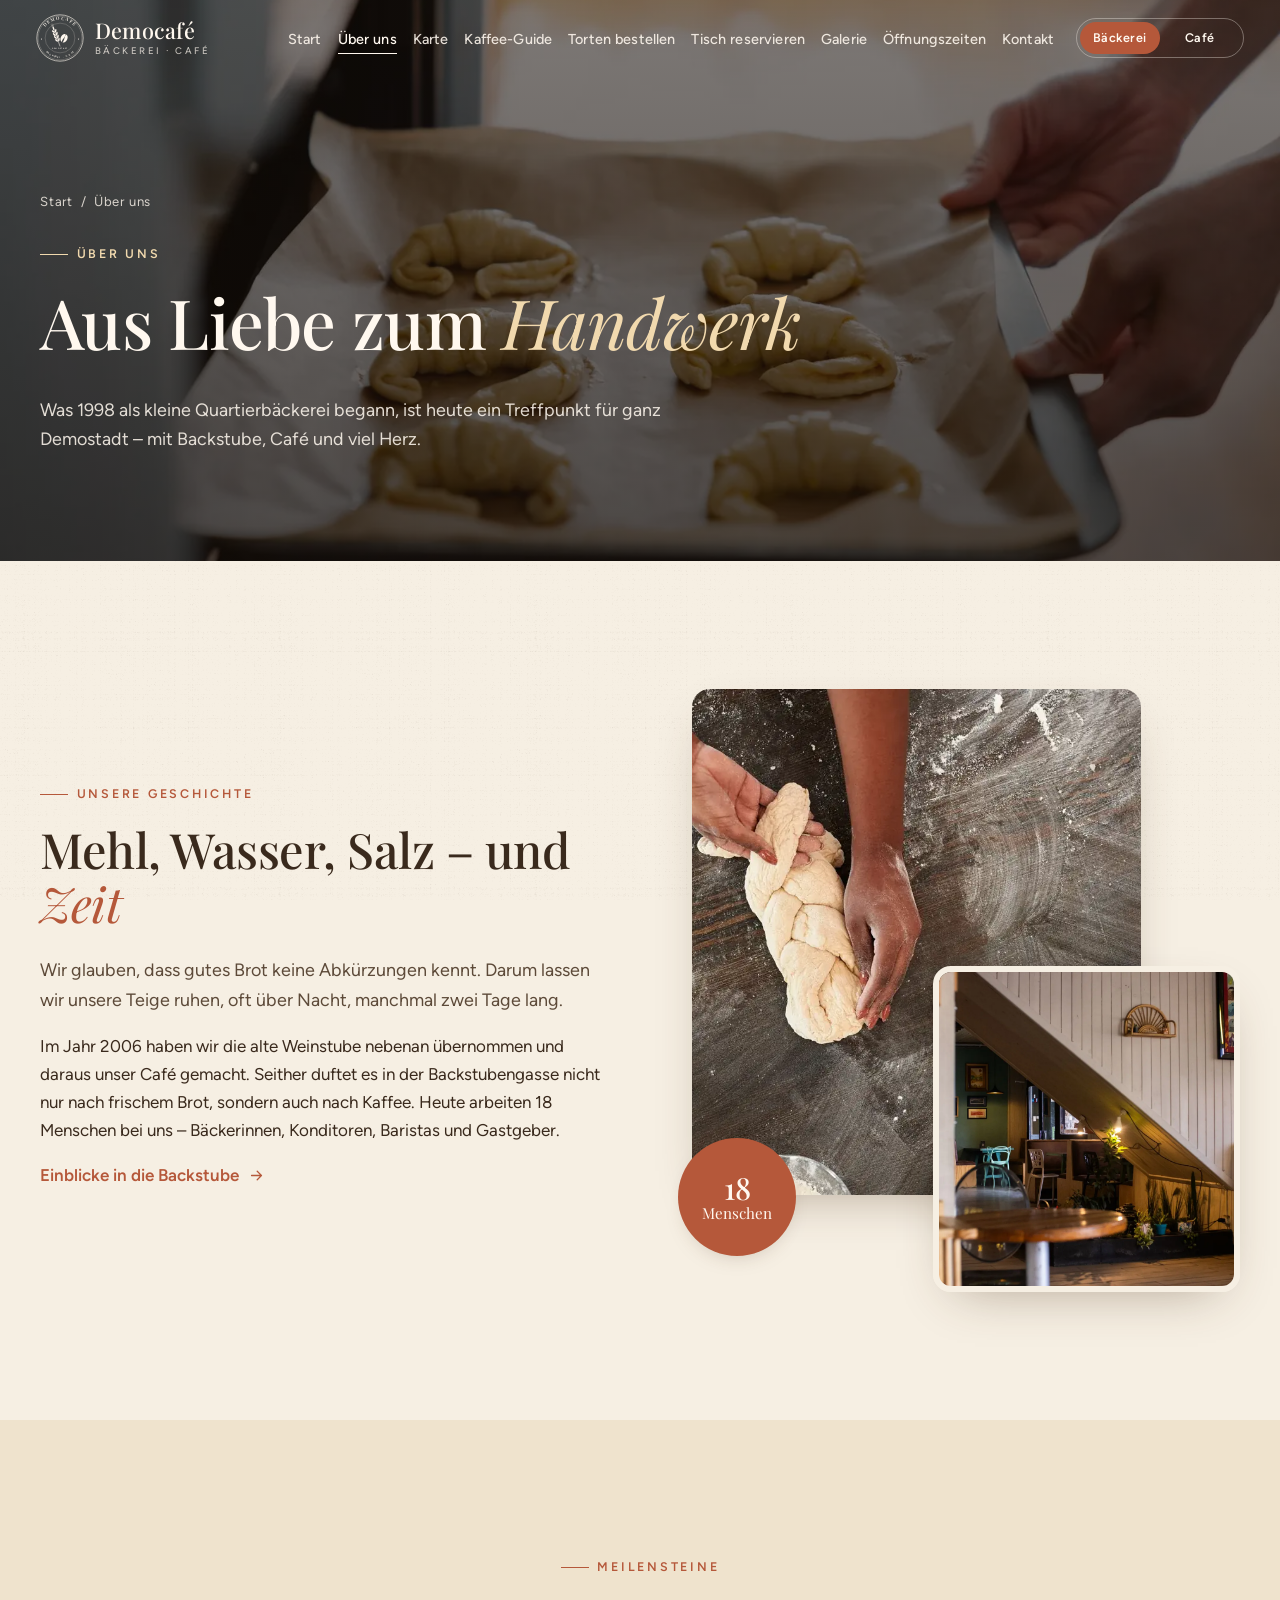
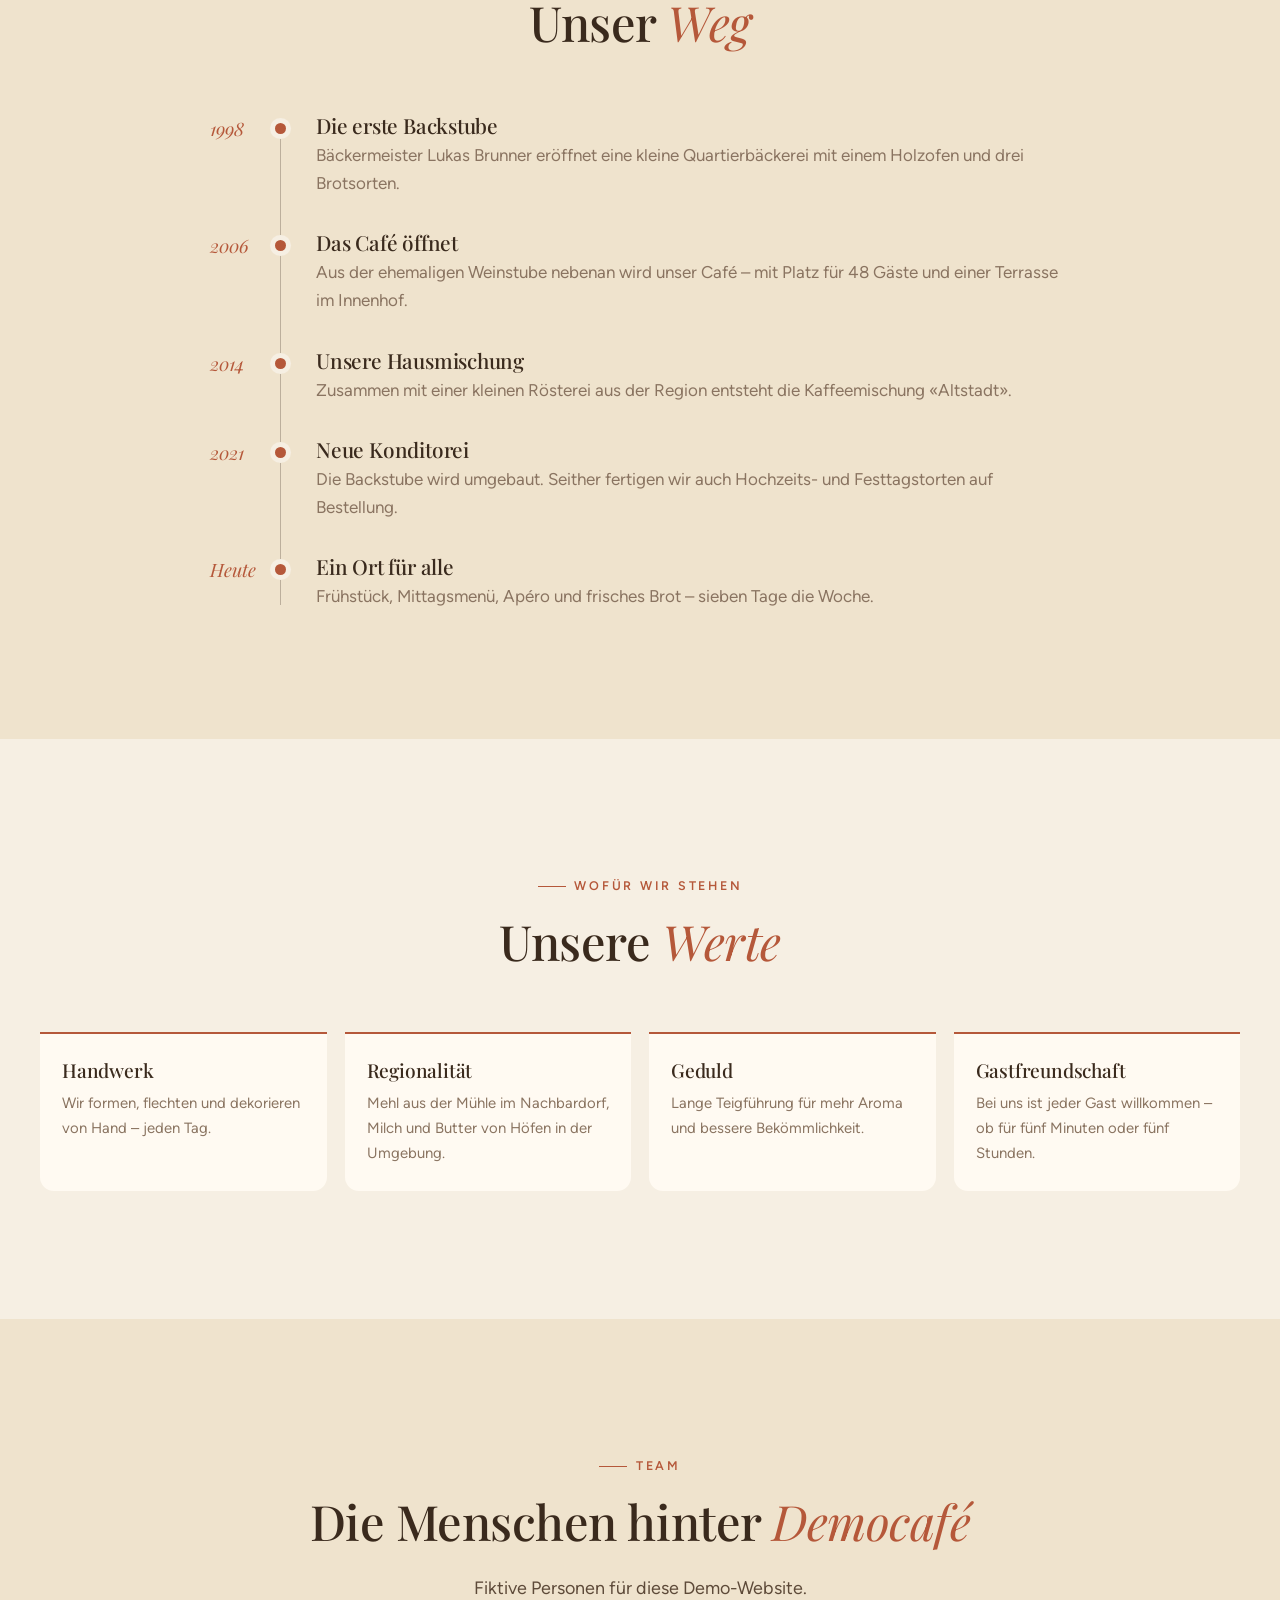
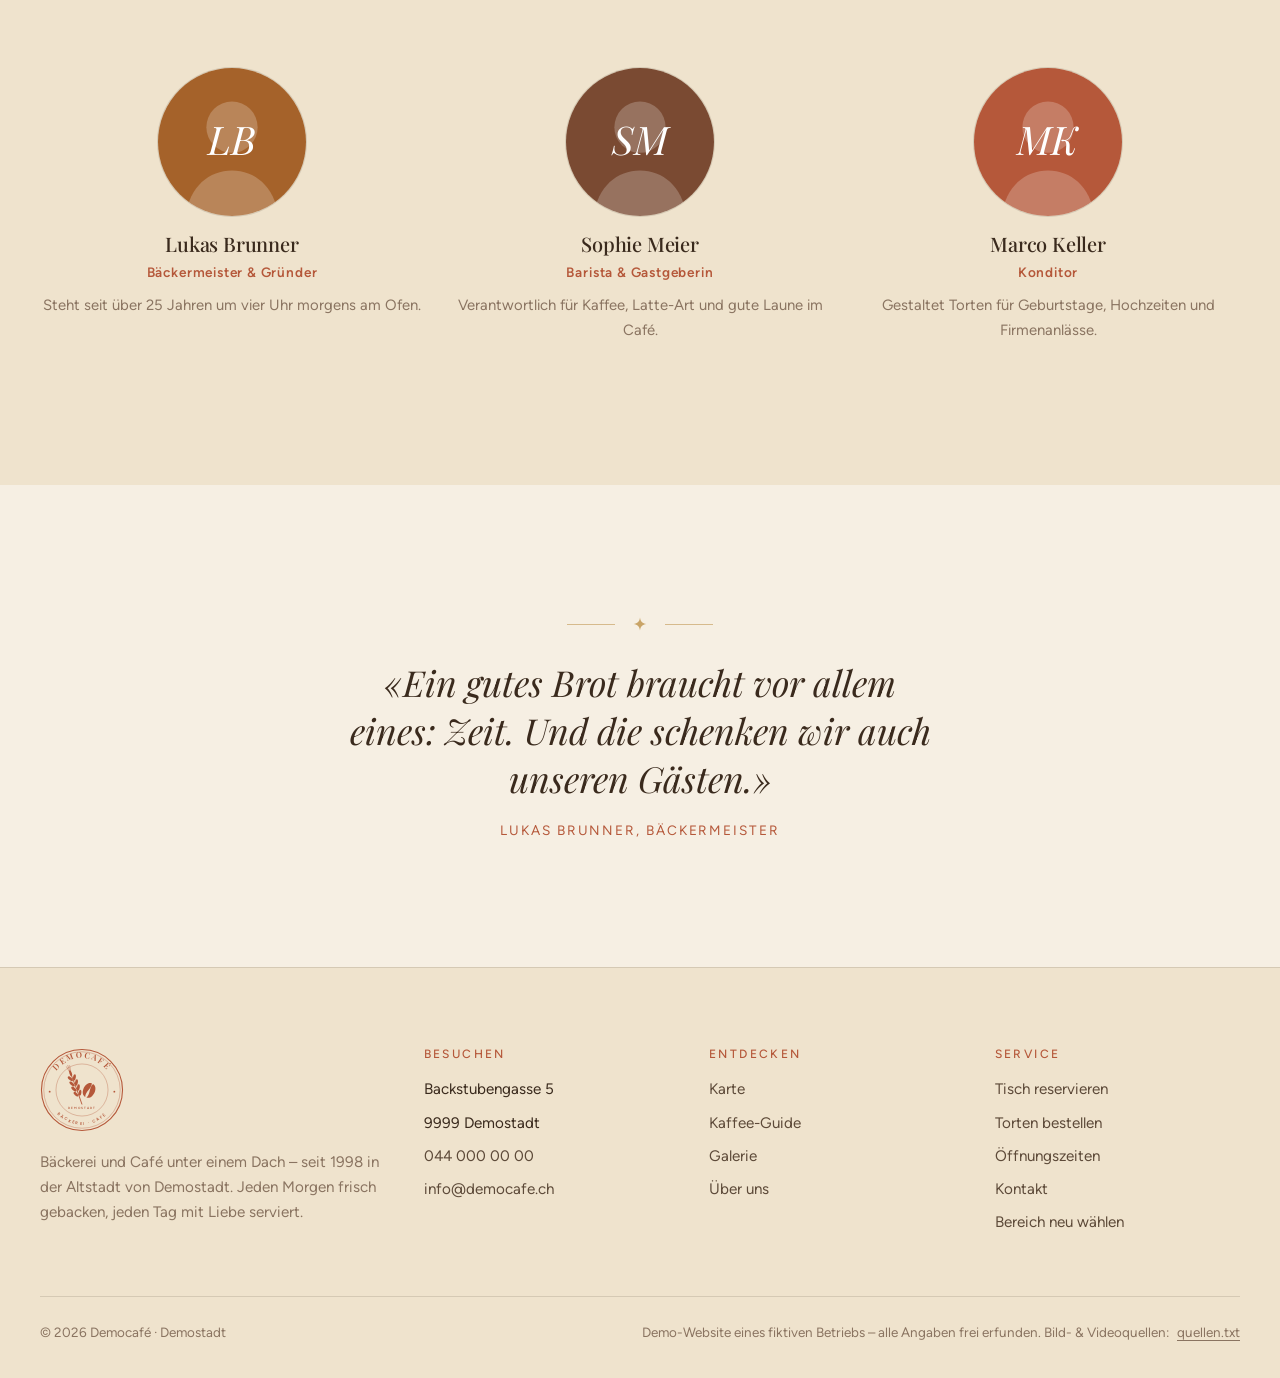
<file: ueber-uns.html>
<!doctype html>
<html lang="de-CH" class="no-js" data-area="baeckerei">
<head>
<meta charset="utf-8">
<meta name="viewport" content="width=device-width, initial-scale=1">
<title>Über uns – Democafé</title>
<meta name="description" content="Die Geschichte von Democafé: eine Familienbäckerei mit Café in der Altstadt von Demostadt.">
<meta name="theme-color" content="#f6efe3">
<link rel="icon" href="img/favicon.svg" type="image/svg+xml">
<link rel="preload" href="fonts/playfair-display-latin-wght-normal.woff2" as="font" type="font/woff2" crossorigin>
<link rel="preload" href="fonts/figtree-latin-wght-normal.woff2" as="font" type="font/woff2" crossorigin>
<link rel="stylesheet" href="css/style.css">
<script>(function(){var d=document.documentElement;d.classList.remove('no-js');var a=null;try{a=localStorage.getItem('democafe-bereich')}catch(e){}if(a==='cafe'||a==='baeckerei'){d.setAttribute('data-area',a);if(!/[?&]wahl\b/.test(location.search))d.classList.add('no-splash')}if(window.matchMedia&&matchMedia('(prefers-reduced-motion: reduce)').matches)d.classList.add('rm')})();</script>
</head>
<body>

<svg width="0" height="0" style="position:absolute" aria-hidden="true" focusable="false">
  <symbol id="logo-stamp" viewBox="0 0 200 200">
    <circle cx="100" cy="100" r="96.5" fill="none" stroke="currentColor" stroke-width="2.6"/>
    <circle cx="100" cy="100" r="91" fill="none" stroke="currentColor" stroke-width=".8"/>
    <circle cx="100" cy="100" r="62" fill="none" stroke="currentColor" stroke-width=".8"/>
    <path id="lg-top" d="M24 100A76 76 0 0 1 176 100" fill="none"/>
    <path id="lg-bot" d="M17.5 100A82.5 82.5 0 0 0 182.5 100" fill="none"/>
    <text font-family="Playfair Display, Georgia, serif" font-size="19" font-weight="600" letter-spacing="4.2" fill="currentColor"><textPath href="#lg-top" startOffset="50%" text-anchor="middle">DEMOCAFÉ</textPath></text>
    <text font-family="Figtree, Segoe UI, sans-serif" font-size="9.6" font-weight="600" letter-spacing="3.6" fill="currentColor"><textPath href="#lg-bot" startOffset="50%" text-anchor="middle">BÄCKEREI · CAFÉ</textPath></text>
    <circle cx="23" cy="104" r="2.2" fill="currentColor"/><circle cx="177" cy="104" r="2.2" fill="currentColor"/>
    <g fill="currentColor">
      <g transform="translate(86 96) rotate(-20)">
        <path d="M0 40Q1.5 4 0 -34" fill="none" stroke="currentColor" stroke-width="2" stroke-linecap="round"/>
        <ellipse cx="0" cy="-38" rx="3" ry="7.5"/>
        <ellipse cx="-5.2" cy="-26" rx="3.3" ry="7.6" transform="rotate(-28 -5.2 -26)"/><ellipse cx="5.2" cy="-26" rx="3.3" ry="7.6" transform="rotate(28 5.2 -26)"/>
        <ellipse cx="-5.6" cy="-13" rx="3.4" ry="7.8" transform="rotate(-28 -5.6 -13)"/><ellipse cx="5.6" cy="-13" rx="3.4" ry="7.8" transform="rotate(28 5.6 -13)"/>
        <ellipse cx="-5.6" cy="0" rx="3.4" ry="7.8" transform="rotate(-28 -5.6 0)"/><ellipse cx="5.6" cy="0" rx="3.4" ry="7.8" transform="rotate(28 5.6 0)"/>
        <ellipse cx="-5.2" cy="13" rx="3.2" ry="7.2" transform="rotate(-28 -5.2 13)"/><ellipse cx="5.2" cy="13" rx="3.2" ry="7.2" transform="rotate(28 5.2 13)"/>
        <path d="M-2 -44L-4 -56M2 -44L4 -56M0 -45V-58" stroke="currentColor" stroke-width=".9" stroke-linecap="round"/>
      </g>
      <g transform="translate(117 101) rotate(26)">
        <path d="M-1.6 -18C-18 -16.5 -18 16.5 -1.6 18C-7 6.5 3.8 -6.5 -1.6 -18Z"/>
        <path d="M1.6 -18C-3.8 -6.5 7 6.5 1.6 18C18 16.5 18 -16.5 1.6 -18Z"/>
      </g>
    </g>
    <text x="100" y="146" text-anchor="middle" font-family="Figtree, Segoe UI, sans-serif" font-size="7.4" font-weight="600" letter-spacing="2.6" fill="currentColor">DEMOSTADT</text>
  </symbol>
</svg>

<a class="sr-only" href="#inhalt">Zum Inhalt springen</a>
<header class="site-header on-hero">
  <nav class="nav" aria-label="Hauptnavigation">
    <a class="brand" href="index.html" aria-label="Democafé – zur Startseite"><svg class="logo-stamp " viewBox="0 0 200 200" aria-hidden="true" focusable="false"><use href="#logo-stamp"/></svg><span class="brand-name">Democafé<small>Bäckerei · Café</small></span></a>
    <ul class="nav-links"><li><a href="index.html">Start</a></li><li><a href="ueber-uns.html" aria-current="page">Über uns</a></li><li><a href="karte.html">Karte</a></li><li><a href="kaffee-guide.html">Kaffee-Guide</a></li><li><a href="torten.html">Torten bestellen</a></li><li><a href="reservieren.html">Tisch reservieren</a></li><li><a href="galerie.html">Galerie</a></li><li><a href="oeffnungszeiten.html">Öffnungszeiten</a></li><li><a href="kontakt.html">Kontakt</a></li></ul>
    <div class="area-switch" role="group" aria-label="Bereich wechseln">
      <span class="pill" aria-hidden="true"></span>
      <button type="button" data-set-area="baeckerei">Bäckerei</button>
      <button type="button" data-set-area="cafe">Café</button>
    </div>
    <button class="nav-toggle" type="button" aria-expanded="false" aria-controls="mobile-menu" aria-label="Menü öffnen"><span></span><span></span><span></span></button>
  </nav>
</header>
<div class="mobile-menu" id="mobile-menu">
  <ul><li><a href="index.html">Start<span aria-hidden="true">→</span></a></li><li><a href="ueber-uns.html" aria-current="page">Über uns<span aria-hidden="true">→</span></a></li><li><a href="karte.html">Karte<span aria-hidden="true">→</span></a></li><li><a href="kaffee-guide.html">Kaffee-Guide<span aria-hidden="true">→</span></a></li><li><a href="torten.html">Torten bestellen<span aria-hidden="true">→</span></a></li><li><a href="reservieren.html">Tisch reservieren<span aria-hidden="true">→</span></a></li><li><a href="galerie.html">Galerie<span aria-hidden="true">→</span></a></li><li><a href="oeffnungszeiten.html">Öffnungszeiten<span aria-hidden="true">→</span></a></li><li><a href="kontakt.html">Kontakt<span aria-hidden="true">→</span></a></li></ul>
  <div class="mm-foot">Backstubengasse 5, 9999 Demostadt<br><a href="tel:+41440000000">044 000 00 00</a> · <a href="mailto:info@democafe.ch">info@democafe.ch</a></div>
</div>
<main id="inhalt">


<section class="page-hero">
  <div class="bg"><img src="img/baecker.webp" alt="" width="1600" height="1066" decoding="async" fetchpriority="high"></div>
  <div class="wrap">
    <p class="crumbs"><a href="index.html">Start</a> &nbsp;/&nbsp; Über uns</p>
    <p class="eyebrow">Über uns</p>
    <h1>Aus Liebe zum <em>Handwerk</em></h1>
    <p class="lead">Was 1998 als kleine Quartierbäckerei begann, ist heute ein Treffpunkt für ganz Demostadt – mit Backstube, Café und viel Herz.</p>
  </div>
</section>

<section class="section">
  <div class="wrap split">
    <div>
      <p class="eyebrow reveal">Unsere Geschichte</p>
      <h2 class="reveal" data-delay="1">Mehl, Wasser, Salz – und <em>Zeit</em></h2>
      <p class="lead reveal" data-delay="2">Wir glauben, dass gutes Brot keine Abkürzungen kennt. Darum lassen wir unsere Teige ruhen, oft über Nacht, manchmal zwei Tage lang.</p>
      <p class="reveal" data-delay="3">Im Jahr 2006 haben wir die alte Weinstube nebenan übernommen und daraus unser Café gemacht. Seither duftet es in der Backstubengasse nicht nur nach frischem Brot, sondern auch nach Kaffee. Heute arbeiten 18 Menschen bei uns – Bäckerinnen, Konditoren, Baristas und Gastgeber.</p>
      <p class="reveal" data-delay="3"><a class="link-arrow" href="galerie.html">Einblicke in die Backstube <svg viewBox="0 0 24 24" fill="none" stroke="currentColor" stroke-width="1.8" stroke-linecap="round" stroke-linejoin="round" aria-hidden="true"><path d="M5 12h14M13 6l6 6-6 6"/></svg></a></p>
    </div>
    <div class="photo-stack reveal">
      <figure class="a"><img src="img/teig.webp" alt="Hände kneten Brotteig auf bemehlter Fläche" width="1200" height="800" loading="lazy" decoding="async"></figure>
      <figure class="b"><img src="img/cafe-holz.webp" alt="Café mit Holzeinrichtung" width="1600" height="1066" loading="lazy" decoding="async"></figure>
      <div class="badge"><span><strong>18</strong>Menschen</span></div>
    </div>
  </div>
</section>

<section class="section section--tint">
  <div class="wrap" style="max-width:860px">
    <div class="section-head center">
      <p class="eyebrow reveal">Meilensteine</p>
      <h2 class="reveal" data-delay="1">Unser <em>Weg</em></h2>
    </div>
    <ol class="timeline">
      <li class="reveal"><span class="yr">1998</span><div><h3>Die erste Backstube</h3><p>Bäckermeister Lukas Brunner eröffnet eine kleine Quartierbäckerei mit einem Holzofen und drei Brotsorten.</p></div></li>
      <li class="reveal"><span class="yr">2006</span><div><h3>Das Café öffnet</h3><p>Aus der ehemaligen Weinstube nebenan wird unser Café – mit Platz für 48 Gäste und einer Terrasse im Innenhof.</p></div></li>
      <li class="reveal"><span class="yr">2014</span><div><h3>Unsere Hausmischung</h3><p>Zusammen mit einer kleinen Rösterei aus der Region entsteht die Kaffeemischung «Altstadt».</p></div></li>
      <li class="reveal"><span class="yr">2021</span><div><h3>Neue Konditorei</h3><p>Die Backstube wird umgebaut. Seither fertigen wir auch Hochzeits- und Festtagstorten auf Bestellung.</p></div></li>
      <li class="reveal"><span class="yr">Heute</span><div><h3>Ein Ort für alle</h3><p>Frühstück, Mittagsmenü, Apéro und frisches Brot – sieben Tage die Woche.</p></div></li>
    </ol>
  </div>
</section>

<section class="section">
  <div class="wrap">
    <div class="section-head center">
      <p class="eyebrow reveal">Wofür wir stehen</p>
      <h2 class="reveal" data-delay="1">Unsere <em>Werte</em></h2>
    </div>
    <div class="values">
      <div class="value reveal"><h3>Handwerk</h3><p>Wir formen, flechten und dekorieren von Hand – jeden Tag.</p></div>
      <div class="value reveal" data-delay="1"><h3>Regionalität</h3><p>Mehl aus der Mühle im Nachbardorf, Milch und Butter von Höfen in der Umgebung.</p></div>
      <div class="value reveal" data-delay="2"><h3>Geduld</h3><p>Lange Teigführung für mehr Aroma und bessere Bekömmlichkeit.</p></div>
      <div class="value reveal" data-delay="3"><h3>Gastfreundschaft</h3><p>Bei uns ist jeder Gast willkommen – ob für fünf Minuten oder fünf Stunden.</p></div>
    </div>
  </div>
</section>

<section class="section section--tint">
  <div class="wrap">
    <div class="section-head center">
      <p class="eyebrow reveal">Team</p>
      <h2 class="reveal" data-delay="1">Die Menschen hinter <em>Democafé</em></h2>
      <p class="lead reveal" data-delay="2">Fiktive Personen für diese Demo-Website.</p>
    </div>
    <div class="team">
      <div class="member reveal"><div class="avatar"><svg viewBox="0 0 150 150" aria-hidden="true"><rect width="150" height="150" fill="#a5622a"/><circle cx="75" cy="60" r="26" fill="rgba(255,255,255,.22)"/><path d="M28 150c4-30 24-46 47-46s43 16 47 46z" fill="rgba(255,255,255,.22)"/><text x="75" y="88" text-anchor="middle" font-family="Playfair Display, Georgia, serif" font-size="40" font-style="italic" fill="#fff">LB</text></svg></div><h3>Lukas Brunner</h3><span class="role">Bäckermeister &amp; Gründer</span><p>Steht seit über 25 Jahren um vier Uhr morgens am Ofen.</p></div>
      <div class="member reveal" data-delay="1"><div class="avatar"><svg viewBox="0 0 150 150" aria-hidden="true"><rect width="150" height="150" fill="#7a4a32"/><circle cx="75" cy="60" r="26" fill="rgba(255,255,255,.22)"/><path d="M28 150c4-30 24-46 47-46s43 16 47 46z" fill="rgba(255,255,255,.22)"/><text x="75" y="88" text-anchor="middle" font-family="Playfair Display, Georgia, serif" font-size="40" font-style="italic" fill="#fff">SM</text></svg></div><h3>Sophie Meier</h3><span class="role">Barista &amp; Gastgeberin</span><p>Verantwortlich für Kaffee, Latte-Art und gute Laune im Café.</p></div>
      <div class="member reveal" data-delay="2"><div class="avatar"><svg viewBox="0 0 150 150" aria-hidden="true"><rect width="150" height="150" fill="#b5583a"/><circle cx="75" cy="60" r="26" fill="rgba(255,255,255,.22)"/><path d="M28 150c4-30 24-46 47-46s43 16 47 46z" fill="rgba(255,255,255,.22)"/><text x="75" y="88" text-anchor="middle" font-family="Playfair Display, Georgia, serif" font-size="40" font-style="italic" fill="#fff">MK</text></svg></div><h3>Marco Keller</h3><span class="role">Konditor</span><p>Gestaltet Torten für Geburtstage, Hochzeiten und Firmenanlässe.</p></div>
    </div>
  </div>
</section>

<section class="section">
  <div class="wrap">
    <div class="ornament"><svg viewBox="0 0 24 24" fill="currentColor" aria-hidden="true"><path d="M12 2c.6 4.4 2.6 6.4 7 7-4.4.6-6.4 2.6-7 7-.6-4.4-2.6-6.4-7-7 4.4-.6 6.4-2.6 7-7z" transform="translate(0 3)"/></svg></div>
    <blockquote class="quote reveal">«Ein gutes Brot braucht vor allem eines: Zeit. Und die schenken wir auch unseren Gästen.»<cite>Lukas Brunner, Bäckermeister</cite></blockquote>
  </div>
</section>
</main>

<footer class="site-footer">
  <div class="wrap">
    <div class="footer-grid">
      <div class="footer-brand">
        <svg class="logo-stamp " viewBox="0 0 200 200" aria-hidden="true" focusable="false"><use href="#logo-stamp"/></svg>
        <p>Bäckerei und Café unter einem Dach – seit 1998 in der Altstadt von Demostadt. Jeden Morgen frisch gebacken, jeden Tag mit Liebe serviert.</p>
      </div>
      <div>
        <h4>Besuchen</h4>
        <ul>
          <li>Backstubengasse 5</li>
          <li>9999 Demostadt</li>
          <li><a href="tel:+41440000000">044 000 00 00</a></li>
          <li><a href="mailto:info@democafe.ch">info@democafe.ch</a></li>
        </ul>
      </div>
      <div>
        <h4>Entdecken</h4>
        <ul>
          <li><a href="karte.html">Karte</a></li>
          <li><a href="kaffee-guide.html">Kaffee-Guide</a></li>
          <li><a href="galerie.html">Galerie</a></li>
          <li><a href="ueber-uns.html">Über uns</a></li>
        </ul>
      </div>
      <div>
        <h4>Service</h4>
        <ul>
          <li><a href="reservieren.html">Tisch reservieren</a></li>
          <li><a href="torten.html">Torten bestellen</a></li>
          <li><a href="oeffnungszeiten.html">Öffnungszeiten</a></li>
          <li><a href="kontakt.html">Kontakt</a></li>
          <li><a href="index.html?wahl">Bereich neu wählen</a></li>
        </ul>
      </div>
    </div>
    <div class="footer-bottom">
      <span>© <span data-year>2026</span> Democafé · Demostadt</span>
      <span class="demo-note">Demo-Website eines fiktiven Betriebs – alle Angaben frei erfunden. Bild- &amp; Videoquellen: <a href="quellen.txt">quellen.txt</a></span>
    </div>
  </div>
</footer>
<script src="js/main.js" defer></script>

</body>
</html>
</file>
<file: css/style.css>
/* ==========================================================================
   Democafé – Demo-Website (fiktiver Betrieb)
   Zwei Bereiche: Café (dunkel, Kaffee-Töne) und Bäckerei (hell, Mehl-Töne)
   ========================================================================== */

/* ---------- Schriften (lokal) ---------- */
@font-face {
  font-family: "Playfair Display";
  src: url("../fonts/playfair-display-latin-wght-normal.woff2") format("woff2");
  font-weight: 400 900; font-style: normal; font-display: swap;
}
@font-face {
  font-family: "Playfair Display";
  src: url("../fonts/playfair-display-latin-wght-italic.woff2") format("woff2");
  font-weight: 400 900; font-style: italic; font-display: swap;
}
@font-face {
  font-family: "Figtree";
  src: url("../fonts/figtree-latin-wght-normal.woff2") format("woff2");
  font-weight: 300 900; font-style: normal; font-display: swap;
}

/* ---------- Farbwelten ---------- */
:root {
  --serif: "Playfair Display", Georgia, "Times New Roman", serif;
  --sans: "Figtree", system-ui, -apple-system, "Segoe UI", sans-serif;

  --ease: cubic-bezier(.22, .61, .36, 1);
  --ease-out: cubic-bezier(.16, 1, .3, 1);
  --radius: 18px;
  --radius-sm: 10px;
  --wrap: 1200px;
  --nav-h: 76px;

  /* Bäckerei = Standard (hell) */
  --bg: #f6efe3;
  --bg-2: #efe3cd;
  --bg-3: #e6d5b8;
  --surface: #fffaf2;
  --text: #3a2a1d;
  --text-soft: #5d4a39;
  --muted: #8a7461;
  --accent: #b5583a;      /* Terracotta */
  --accent-ink: #fff8f0;
  --accent-2: #c9a467;    /* Weizen */
  --line: rgba(58, 42, 29, .14);
  --line-strong: rgba(58, 42, 29, .28);
  --shadow: 0 18px 50px -24px rgba(74, 48, 24, .45);
  --shadow-sm: 0 8px 24px -14px rgba(74, 48, 24, .4);
  --hero-overlay: linear-gradient(180deg, rgba(40, 24, 12, .28) 0%, rgba(40, 24, 12, .18) 40%, rgba(40, 24, 12, .62) 100%);
  --texture-opacity: .55;
  color-scheme: light;
}

html[data-area="cafe"] {
  --bg: #1d1410;
  --bg-2: #261a14;
  --bg-3: #31221a;
  --surface: #2c1f18;
  --text: #f3e8d8;
  --text-soft: #dccab3;
  --muted: #a8917a;
  --accent: #c9a063;      /* Gold */
  --accent-ink: #1d1410;
  --accent-2: #b97a45;    /* Karamell */
  --line: rgba(243, 232, 216, .13);
  --line-strong: rgba(243, 232, 216, .26);
  --shadow: 0 22px 60px -26px rgba(0, 0, 0, .8);
  --shadow-sm: 0 10px 28px -16px rgba(0, 0, 0, .7);
  --hero-overlay: linear-gradient(180deg, rgba(14, 8, 5, .45) 0%, rgba(14, 8, 5, .3) 40%, rgba(14, 8, 5, .8) 100%);
  --texture-opacity: .22;
  color-scheme: dark;
}

/* Inhalte nur für einen Bereich */
html[data-area="baeckerei"] [data-show="cafe"],
html[data-area="cafe"] [data-show="baeckerei"] { display: none !important; }

/* ---------- Grundlagen ---------- */
*, *::before, *::after { box-sizing: border-box; }
html { -webkit-text-size-adjust: 100%; scroll-padding-top: calc(var(--nav-h) + 16px); }
body {
  margin: 0;
  font-family: var(--sans);
  font-size: 17px;
  line-height: 1.65;
  color: var(--text);
  background-color: var(--bg);
  -webkit-font-smoothing: antialiased;
  text-rendering: optimizeLegibility;
  overflow-x: hidden;
  isolation: isolate;
  transition: background-color .6s var(--ease), color .6s var(--ease);
}
/* dezente Leinen-/Papier-Struktur */
body::before {
  content: "";
  position: fixed; inset: 0;
  background-image: url("../img/textur-leinen.png");
  background-size: 256px;
  opacity: var(--texture-opacity);
  pointer-events: none;
  z-index: -1;
}
img, svg, video { display: block; max-width: 100%; }
a { color: inherit; text-decoration-thickness: 1px; text-underline-offset: 3px; }
button, input, select, textarea { font: inherit; color: inherit; }
::selection { background: var(--accent); color: var(--accent-ink); }
:focus-visible { outline: 2px solid var(--accent); outline-offset: 3px; border-radius: 4px; }

h1, h2, h3, h4 {
  font-family: var(--serif);
  font-weight: 500;
  line-height: 1.12;
  margin: 0 0 .5em;
  letter-spacing: -.01em;
}
h1 { font-size: clamp(2.6rem, 6vw, 5.2rem); }
h2 { font-size: clamp(2rem, 3.8vw, 3.2rem); }
h3 { font-size: clamp(1.3rem, 2vw, 1.6rem); }
h1 em, h2 em, h3 em { font-style: italic; color: var(--accent); font-weight: 400; }
p { margin: 0 0 1em; }

.wrap { width: min(var(--wrap), 100% - 2 * clamp(16px, 4vw, 40px)); margin-inline: auto; }
.section { padding-block: clamp(72px, 10vw, 140px); }
.section--tint { background: var(--bg-2); }
.section--line { border-top: 1px solid var(--line); }

.eyebrow {
  display: inline-flex; align-items: center; gap: .7em;
  font-size: .78rem; font-weight: 600; letter-spacing: .22em; text-transform: uppercase;
  color: var(--accent);
  margin-bottom: 1.1rem;
}
.eyebrow::before { content: ""; width: 28px; height: 1px; background: currentColor; }
.lead { font-size: clamp(1.08rem, 1.4vw, 1.25rem); color: var(--text-soft); max-width: 62ch; }
.muted { color: var(--muted); }
.center { text-align: center; }
.center .eyebrow { justify-content: center; }
.center .lead { margin-inline: auto; }
.sr-only { position: absolute; width: 1px; height: 1px; overflow: hidden; clip: rect(0 0 0 0); white-space: nowrap; }

.section-head { margin-bottom: clamp(36px, 5vw, 64px); }
.section-head.center { max-width: 760px; margin-inline: auto; margin-bottom: clamp(36px, 5vw, 64px); }

.ornament { display: flex; align-items: center; justify-content: center; gap: 14px; color: var(--accent-2); margin: 0 auto 1.4rem; }
.ornament::before, .ornament::after { content: ""; width: 48px; height: 1px; background: currentColor; opacity: .7; }
.ornament svg { width: 22px; height: 22px; }

/* ---------- Buttons ---------- */
.btn {
  --b-bg: var(--accent); --b-fg: var(--accent-ink); --b-bd: var(--accent);
  display: inline-flex; align-items: center; justify-content: center; gap: .6em;
  padding: .95em 1.7em;
  border-radius: 999px;
  border: 1px solid var(--b-bd);
  background: var(--b-bg); color: var(--b-fg);
  font-weight: 600; font-size: .95rem; letter-spacing: .02em;
  text-decoration: none; cursor: pointer;
  transition: transform .35s var(--ease-out), box-shadow .35s var(--ease), background-color .3s, color .3s, border-color .3s;
  white-space: nowrap;
}
.btn:hover { transform: translateY(-2px); box-shadow: var(--shadow-sm); }
.btn svg { width: 1.1em; height: 1.1em; transition: transform .35s var(--ease-out); }
.btn:hover svg { transform: translateX(3px); }
.btn--ghost { --b-bg: transparent; --b-fg: var(--text); --b-bd: var(--line-strong); }
.btn--ghost:hover { --b-bd: var(--accent); --b-fg: var(--accent); }
.btn--light { --b-bg: rgba(255, 250, 242, .95); --b-fg: #2a1c13; --b-bd: transparent; }
.btn--outline-light { --b-bg: rgba(255, 255, 255, .06); --b-fg: #fff; --b-bd: rgba(255, 255, 255, .55); backdrop-filter: blur(6px); -webkit-backdrop-filter: blur(6px); }
.btn--outline-light:hover { --b-bd: #fff; --b-bg: rgba(255, 255, 255, .14); }
.btn-row { display: flex; flex-wrap: wrap; gap: 14px; }
.link-arrow { display: inline-flex; align-items: center; gap: .5em; font-weight: 600; color: var(--accent); text-decoration: none; }
.link-arrow svg { width: 1em; height: 1em; transition: transform .3s var(--ease-out); }
.link-arrow:hover svg { transform: translateX(4px); }

/* ---------- Logo ---------- */
.logo-stamp { color: var(--accent); }
.logo-stamp text { font-family: var(--serif); }

/* ---------- Navigation ---------- */
.site-header {
  position: fixed; top: 0; left: 0; right: 0;
  z-index: 50;
  height: var(--nav-h);
  transition: background-color .45s var(--ease), box-shadow .45s var(--ease), color .45s, height .45s var(--ease);
  color: var(--text);
}
.site-header.is-solid {
  background: color-mix(in srgb, var(--bg) 88%, transparent);
  backdrop-filter: blur(14px) saturate(1.2);
  -webkit-backdrop-filter: blur(14px) saturate(1.2);
  box-shadow: 0 1px 0 var(--line);
}
.site-header.on-hero:not(.is-solid) { color: #fff8ef; }
.site-header.on-hero:not(.is-solid) .logo-stamp { color: #fff8ef; }
.nav {
  height: 100%;
  display: flex; align-items: center; gap: 22px;
  width: min(1400px, 100% - 2 * clamp(16px, 3vw, 36px)); margin-inline: auto;
}
.brand { display: inline-flex; align-items: center; gap: 11px; text-decoration: none; flex-shrink: 0; }
.brand .logo-stamp { width: 48px; height: 48px; transition: transform .6s var(--ease-out); }
.brand:hover .logo-stamp { transform: rotate(-12deg); }
.brand-name { font-family: var(--serif); font-size: 1.35rem; font-weight: 500; letter-spacing: .01em; line-height: 1; }
.brand-name small { display: block; font-family: var(--sans); font-size: .6rem; letter-spacing: .26em; text-transform: uppercase; opacity: .7; margin-top: 4px; }

.nav-links {
  display: flex; align-items: center; gap: clamp(12px, 1.25vw, 22px);
  margin: 0 0 0 auto; padding: 0; list-style: none;
  white-space: nowrap;
}
.nav-links a {
  position: relative;
  font-size: .9rem; font-weight: 500; letter-spacing: .01em;
  text-decoration: none; padding: 6px 0;
  opacity: .88; transition: opacity .25s;
}
.nav-links a::after {
  content: ""; position: absolute; left: 0; right: 0; bottom: 0; height: 1px;
  background: currentColor; transform: scaleX(0); transform-origin: right;
  transition: transform .4s var(--ease-out);
}
.nav-links a:hover, .nav-links a[aria-current="page"] { opacity: 1; }
.nav-links a:hover::after, .nav-links a[aria-current="page"]::after { transform: scaleX(1); transform-origin: left; }

/* Bereichs-Schalter Bäckerei | Café */
.area-switch {
  position: relative;
  display: inline-grid; grid-template-columns: 1fr 1fr;
  padding: 3px; border-radius: 999px;
  border: 1px solid currentColor;
  border-color: color-mix(in srgb, currentColor 35%, transparent);
  flex-shrink: 0;
}
.area-switch button {
  position: relative; z-index: 1;
  border: 0; background: none; cursor: pointer;
  padding: 6px 13px; border-radius: 999px;
  font-size: .78rem; font-weight: 600; letter-spacing: .04em;
  transition: color .4s var(--ease);
}
.area-switch .pill {
  position: absolute; top: 3px; bottom: 3px; left: 3px; width: calc(50% - 3px);
  border-radius: 999px; background: var(--accent);
  transition: transform .5s var(--ease-out), background-color .5s;
}
html[data-area="cafe"] .area-switch .pill { transform: translateX(100%); }
html[data-area="baeckerei"] .area-switch [data-set-area="baeckerei"],
html[data-area="cafe"] .area-switch [data-set-area="cafe"] { color: var(--accent-ink); }

.nav-toggle {
  display: none;
  width: 46px; height: 46px; border-radius: 50%;
  border: 1px solid color-mix(in srgb, currentColor 30%, transparent);
  background: none; cursor: pointer; position: relative;
}
.nav-toggle span { position: absolute; left: 13px; right: 13px; height: 1.5px; background: currentColor; transition: transform .4s var(--ease-out), opacity .3s; }
.nav-toggle span:nth-child(1) { top: 17px; }
.nav-toggle span:nth-child(2) { top: 22.5px; }
.nav-toggle span:nth-child(3) { top: 28px; }
.menu-open .nav-toggle span:nth-child(1) { transform: translateY(5.5px) rotate(45deg); }
.menu-open .nav-toggle span:nth-child(2) { opacity: 0; }
.menu-open .nav-toggle span:nth-child(3) { transform: translateY(-5.5px) rotate(-45deg); }

.mobile-menu {
  position: fixed; inset: 0; z-index: 45;
  background: var(--bg);
  padding: calc(var(--nav-h) + 24px) clamp(20px, 6vw, 48px) 40px;
  display: flex; flex-direction: column; gap: 28px;
  opacity: 0; visibility: hidden;
  transition: opacity .45s var(--ease), visibility 0s .45s;
  overflow-y: auto;
}
.mobile-menu::before { content: ""; position: absolute; inset: 0; background: url("../img/textur-leinen.png"); background-size: 256px; opacity: var(--texture-opacity); pointer-events: none; }
.menu-open .mobile-menu { opacity: 1; visibility: visible; transition: opacity .45s var(--ease); }
.mobile-menu ul { list-style: none; margin: 0; padding: 0; position: relative; }
.mobile-menu li { border-bottom: 1px solid var(--line); opacity: 0; transform: translateY(14px); transition: opacity .5s var(--ease), transform .6s var(--ease-out); }
.menu-open .mobile-menu li { opacity: 1; transform: none; }
.menu-open .mobile-menu li:nth-child(2) { transition-delay: .03s; }
.menu-open .mobile-menu li:nth-child(3) { transition-delay: .06s; }
.menu-open .mobile-menu li:nth-child(4) { transition-delay: .09s; }
.menu-open .mobile-menu li:nth-child(5) { transition-delay: .12s; }
.menu-open .mobile-menu li:nth-child(6) { transition-delay: .15s; }
.menu-open .mobile-menu li:nth-child(7) { transition-delay: .18s; }
.menu-open .mobile-menu li:nth-child(8) { transition-delay: .21s; }
.menu-open .mobile-menu li:nth-child(9) { transition-delay: .24s; }
.mobile-menu a { display: flex; justify-content: space-between; align-items: center; padding: 13px 2px; font-family: var(--serif); font-size: clamp(1.45rem, 5.5vw, 2rem); text-decoration: none; }
.mobile-menu a[aria-current="page"] { color: var(--accent); }
.mobile-menu .mm-foot { position: relative; color: var(--muted); font-size: .95rem; }
.mobile-menu .mm-foot a { font-family: var(--sans); font-size: .95rem; display: inline; padding: 0; }

@media (max-width: 1239px) {
  .nav-links { display: none; }
  .nav-toggle { display: inline-block; }
  .area-switch { margin-left: auto; }
}
@media (max-width: 520px) {
  :root { --nav-h: 66px; }
  .brand .logo-stamp { width: 40px; height: 40px; }
  .brand-name { font-size: 1.15rem; }
  .brand-name small { display: none; }
  .area-switch button { padding: 6px 9px; font-size: .72rem; }
  .nav { gap: 10px; }
  .nav-toggle { width: 42px; height: 42px; }
  .nav-toggle span { left: 12px; right: 12px; }
  .nav-toggle span:nth-child(1) { top: 15px; }
  .nav-toggle span:nth-child(2) { top: 20.5px; }
  .nav-toggle span:nth-child(3) { top: 26px; }
}
@media (max-width: 370px) { .brand-name { display: none; } }

/* Überblendung beim Bereichswechsel */
.area-fade {
  position: fixed; inset: 0; z-index: 200; pointer-events: none;
  opacity: 0; transition: opacity .45s var(--ease);
  display: grid; place-items: center;
}
.area-fade.is-on { opacity: 1; pointer-events: auto; }
.area-fade .logo-stamp { width: 92px; height: 92px; animation: stampSpin 1.4s var(--ease-out) both; }
@keyframes stampSpin { from { transform: rotate(-40deg) scale(.85); opacity: 0; } to { transform: none; opacity: 1; } }

/* ---------- Startbildschirm-Auswahl ---------- */
.splash {
  position: fixed; inset: 0; z-index: 100;
  display: flex;
  background: #120c08;
  color: #fff8ef;
}
html.no-splash .splash { display: none; }
.splash-half {
  position: relative; flex: 1 1 50%;
  overflow: hidden; cursor: pointer;
  border: 0; padding: 0; margin: 0; background: #120c08; color: inherit; text-align: center;
  transition: flex-basis .8s var(--ease-out), flex-grow .8s var(--ease-out), filter .6s var(--ease);
}
.splash-half video, .splash-half .poster {
  position: absolute; inset: 0; width: 100%; height: 100%; object-fit: cover;
  filter: brightness(.55) saturate(.95);
  transform: scale(1.04);
  transition: filter .7s var(--ease), transform 1.4s var(--ease-out);
}
.splash-half::after {
  content: ""; position: absolute; inset: 0;
  background: linear-gradient(180deg, rgba(10, 6, 3, .35), rgba(10, 6, 3, .1) 45%, rgba(10, 6, 3, .65));
  pointer-events: none;
}
.splash-half[data-area="baeckerei"]::before {
  content: ""; position: absolute; inset: 0; z-index: 1; pointer-events: none;
  background: linear-gradient(120deg, rgba(201, 164, 103, .22), transparent 60%);
}
.splash-half[data-area="cafe"]::before {
  content: ""; position: absolute; inset: 0; z-index: 1; pointer-events: none;
  background: linear-gradient(240deg, rgba(120, 70, 35, .28), transparent 60%);
}
.splash-label {
  position: absolute; left: 0; right: 0; bottom: clamp(40px, 11vh, 120px); z-index: 2;
  display: flex; flex-direction: column; align-items: center; gap: 12px;
  transition: transform .7s var(--ease-out), opacity .5s;
}
.splash-label .kicker { font-size: .74rem; letter-spacing: .3em; text-transform: uppercase; opacity: .8; }
.splash-label .name { font-family: var(--serif); font-size: clamp(2.2rem, 5vw, 4.4rem); font-weight: 500; line-height: 1; }
.splash-label .name em { font-style: italic; }
.splash-label .go {
  display: inline-flex; align-items: center; gap: 10px;
  margin-top: 8px; padding: 10px 20px; border-radius: 999px;
  border: 1px solid rgba(255, 255, 255, .45);
  font-size: .85rem; font-weight: 600; letter-spacing: .06em;
  transition: background-color .4s, border-color .4s, color .4s;
}
.splash-half:hover .go, .splash-half:focus-visible .go { background: #fff8ef; color: #2a1c13; border-color: #fff8ef; }
@media (hover: hover) and (min-width: 761px) {
  .splash:hover .splash-half { flex-grow: .8; }
  .splash .splash-half:hover { flex-grow: 1.25; }
  .splash-half:hover video, .splash-half:hover .poster { filter: brightness(.82) saturate(1.05); transform: scale(1); }
  .splash:hover .splash-half:not(:hover) video { filter: brightness(.4) saturate(.8); }
}
.splash-center {
  position: absolute; left: 50%; top: 50%; z-index: 5;
  transform: translate(-50%, -54%);
  display: flex; flex-direction: column; align-items: center; gap: 18px;
  pointer-events: none; text-align: center;
  transition: opacity .5s var(--ease), transform .8s var(--ease-out);
}
.splash-center .logo-stamp {
  width: clamp(130px, 16vw, 190px); height: auto; color: #f5e7cf;
  filter: drop-shadow(0 10px 30px rgba(0, 0, 0, .5));
  animation: stampIn 1.4s var(--ease-out) both;
}
.splash-center .q {
  font-family: var(--serif); font-style: italic; font-size: clamp(1.3rem, 2.4vw, 1.9rem);
  text-shadow: 0 2px 20px rgba(0, 0, 0, .55);
  animation: fadeUp 1.2s .35s var(--ease-out) both;
}
.splash-divider { position: absolute; top: 0; bottom: 0; left: 50%; width: 1px; background: rgba(255, 255, 255, .25); z-index: 4; pointer-events: none; transition: opacity .4s; }
@keyframes stampIn { from { opacity: 0; transform: rotate(-30deg) scale(.8); } to { opacity: 1; transform: none; } }
@keyframes fadeUp { from { opacity: 0; transform: translateY(14px); } to { opacity: 1; transform: none; } }

/* Auswahl getroffen: gewählte Hälfte gleitet auf Vollbild */
.splash.is-choosing .splash-center, .splash.is-choosing .splash-divider { opacity: 0; transform: translate(-50%, -54%) scale(.92); }
.splash.is-choosing .splash-divider { transform: none; }
.splash.is-choosing .splash-half { flex-grow: 0; flex-basis: 0%; }
.splash.is-choosing .splash-half.is-chosen { flex-grow: 1; flex-basis: 100%; }
.splash.is-choosing .splash-label { opacity: 0; transform: translateY(20px); }
.splash.is-choosing .splash-half.is-chosen video { filter: brightness(.72); transform: scale(1); }
.splash.is-done { opacity: 0; visibility: hidden; transition: opacity .7s var(--ease), visibility 0s .7s; }

@media (max-width: 760px) {
  .splash { flex-direction: column; }
  .splash-divider { top: 50%; bottom: auto; left: 0; right: 0; width: auto; height: 1px; }
  .splash-label { bottom: auto; top: 50%; transform: translateY(-50%); }
  .splash-half[data-area="baeckerei"] .splash-label { top: 44%; }
  .splash-half[data-area="cafe"] .splash-label { top: 58%; }
  .splash-center { top: 50%; }
  .splash-center .logo-stamp { width: 104px; }
  .splash-center .q { display: none; }
  .splash-label .go { display: none; }
  .splash-label .name { font-size: 2.4rem; }
}

/* ---------- Hero ---------- */
.hero {
  position: relative;
  min-height: 100vh; min-height: 100svh;
  display: flex; align-items: flex-end;
  color: #fff8ef;
  overflow: hidden;
  isolation: isolate;
}
.hero-media { position: absolute; inset: 0; z-index: -2; background: #1a120c; }
.hero-media video, .hero-media img { width: 100%; height: 100%; object-fit: cover; }
.hero-media::after { content: ""; position: absolute; inset: 0; background: var(--hero-overlay); }
.hero-inner { width: min(var(--wrap), 100% - 2 * clamp(16px, 4vw, 40px)); margin: 0 auto; padding-bottom: clamp(70px, 12vh, 130px); padding-top: calc(var(--nav-h) + 40px); }
.hero .eyebrow { color: #f1d9ae; }
.hero h1 { max-width: 14ch; text-shadow: 0 2px 30px rgba(0, 0, 0, .35); }
.hero h1 em { color: #f1d9ae; }
.hero .lead { color: rgba(255, 248, 239, .88); max-width: 52ch; margin-bottom: 2rem; }
.hero-scroll {
  position: absolute; right: clamp(16px, 4vw, 48px); bottom: 36px;
  display: flex; flex-direction: column; align-items: center; gap: 10px;
  font-size: .68rem; letter-spacing: .25em; text-transform: uppercase; writing-mode: vertical-rl;
  color: rgba(255, 248, 239, .75);
}
.hero-scroll::after { content: ""; width: 1px; height: 60px; background: linear-gradient(rgba(255, 248, 239, .8), transparent); animation: scrollLine 2.2s var(--ease) infinite; transform-origin: top; }
@keyframes scrollLine { 0% { transform: scaleY(0); } 50% { transform: scaleY(1); transform-origin: top; } 51% { transform-origin: bottom; } 100% { transform: scaleY(0); transform-origin: bottom; } }
.hero-area { display: none; }
html[data-area="baeckerei"] .hero-area[data-area="baeckerei"],
html[data-area="cafe"] .hero-area[data-area="cafe"] { display: block; }
.hero-area .hero-copy > * { animation: fadeUp 1.1s var(--ease-out) both; }
.hero-area .hero-copy > *:nth-child(2) { animation-delay: .12s; }
.hero-area .hero-copy > *:nth-child(3) { animation-delay: .24s; }
.hero-area .hero-copy > *:nth-child(4) { animation-delay: .36s; }

/* Seitenkopf für Unterseiten */
.page-hero {
  position: relative; isolation: isolate;
  padding: calc(var(--nav-h) + clamp(60px, 9vw, 120px)) 0 clamp(56px, 7vw, 96px);
  color: #fff8ef; overflow: hidden;
}
.page-hero .bg { position: absolute; inset: 0; z-index: -2; }
.page-hero .bg img { width: 100%; height: 100%; object-fit: cover; }
.page-hero .bg::after { content: ""; position: absolute; inset: 0; background: linear-gradient(180deg, rgba(20, 12, 7, .55), rgba(20, 12, 7, .72)); }
.page-hero .eyebrow { color: #f1d9ae; }
.page-hero h1 { font-size: clamp(2.4rem, 5.4vw, 4.4rem); max-width: 18ch; }
.page-hero h1 em { color: #f1d9ae; }
.page-hero .lead { color: rgba(255, 248, 239, .86); }
.crumbs { font-size: .82rem; letter-spacing: .06em; opacity: .8; margin-bottom: 1.4rem; }
.crumbs a { text-decoration: none; }
.crumbs a:hover { text-decoration: underline; }

/* ---------- Einblenden beim Scrollen ---------- */
.reveal { opacity: 0; transform: translateY(28px); transition: opacity 1s var(--ease), transform 1.1s var(--ease-out); }
.reveal.is-in { opacity: 1; transform: none; }
.reveal[data-delay="1"] { transition-delay: .1s; }
.reveal[data-delay="2"] { transition-delay: .2s; }
.reveal[data-delay="3"] { transition-delay: .3s; }
.reveal[data-delay="4"] { transition-delay: .4s; }
html.no-js .reveal { opacity: 1; transform: none; }

/* ---------- Intro / Merkmale ---------- */
.split { display: grid; grid-template-columns: 1.05fr 1fr; gap: clamp(36px, 6vw, 96px); align-items: center; }
.split--rev > :first-child { order: 2; }
.photo-stack { position: relative; aspect-ratio: 4 / 4.4; }
.photo-stack figure { margin: 0; position: absolute; overflow: hidden; border-radius: var(--radius); box-shadow: var(--shadow); }
.photo-stack figure img { width: 100%; height: 100%; object-fit: cover; }
.photo-stack .a { inset: 0 18% 16% 0; }
.photo-stack .b { inset: 46% 0 0 44%; border: 6px solid var(--bg); }
.photo-stack .badge {
  position: absolute; left: -14px; bottom: 6%; z-index: 2;
  width: 118px; height: 118px; border-radius: 50%;
  background: var(--accent); color: var(--accent-ink);
  display: grid; place-items: center; text-align: center;
  font-family: var(--serif); font-size: .95rem; line-height: 1.15;
  box-shadow: var(--shadow-sm);
}
.photo-stack .badge strong { display: block; font-size: 1.9rem; font-weight: 500; }
.features { display: grid; grid-template-columns: repeat(2, 1fr); gap: 26px 32px; margin-top: 2.2rem; }
.feature { display: flex; gap: 14px; align-items: flex-start; }
.feature svg { width: 34px; height: 34px; flex-shrink: 0; color: var(--accent); }
.feature h4 { font-family: var(--sans); font-size: 1rem; font-weight: 600; margin: 2px 0 4px; letter-spacing: 0; }
.feature p { font-size: .93rem; color: var(--muted); margin: 0; }

/* ---------- Karten / Teaser ---------- */
.cards { display: grid; grid-template-columns: repeat(3, 1fr); gap: clamp(18px, 2.4vw, 30px); }
.card {
  position: relative; display: flex; flex-direction: column;
  background: var(--surface); border: 1px solid var(--line); border-radius: var(--radius);
  overflow: hidden; text-decoration: none;
  transition: transform .55s var(--ease-out), box-shadow .55s var(--ease), border-color .4s;
}
.card:hover { transform: translateY(-6px); box-shadow: var(--shadow); border-color: var(--line-strong); }
.card-img { aspect-ratio: 4 / 3; overflow: hidden; background: var(--bg-3); }
.card-img img { width: 100%; height: 100%; object-fit: cover; transition: transform 1.1s var(--ease-out); }
.card:hover .card-img img { transform: scale(1.06); }
.card-body { padding: 24px 24px 26px; display: flex; flex-direction: column; gap: 6px; flex: 1; }
.card-body h3 { margin: 0; }
.card-body p { color: var(--muted); font-size: .95rem; margin: 0 0 10px; }
.card-body .link-arrow { margin-top: auto; }

/* ---------- Dampf über der Tasse ---------- */
.steam-cup { position: relative; width: min(340px, 80%); margin-inline: auto; }
.steam-cup svg { width: 100%; height: auto; overflow: visible; }
.steam path {
  fill: none; stroke: currentColor; stroke-width: 5; stroke-linecap: round;
  opacity: 0;
  animation: steamRise 4.2s ease-in-out infinite;
  transform-box: fill-box; transform-origin: 50% 100%;
}
.steam path:nth-child(2) { animation-delay: 1.4s; }
.steam path:nth-child(3) { animation-delay: 2.8s; }
@keyframes steamRise {
  0% { opacity: 0; transform: translateY(18px) scaleY(.7) scaleX(.9); }
  25% { opacity: .55; }
  70% { opacity: .25; }
  100% { opacity: 0; transform: translateY(-46px) scaleY(1.15) scaleX(1.15); }
}
.coffee-moment { display: grid; grid-template-columns: 1fr 1fr; gap: clamp(30px, 6vw, 90px); align-items: center; }
.coffee-moment .steam-cup { color: color-mix(in srgb, var(--text) 55%, transparent); }

/* ---------- Öffnungszeiten-Kurzinfo ---------- */
.hours-strip { display: grid; grid-template-columns: repeat(3, 1fr); border-top: 1px solid var(--line); border-bottom: 1px solid var(--line); }
.hours-strip > div { padding: 34px clamp(16px, 3vw, 36px); }
.hours-strip > div + div { border-left: 1px solid var(--line); }
.hours-strip h4 { font-family: var(--sans); font-size: .78rem; letter-spacing: .2em; text-transform: uppercase; color: var(--accent); margin-bottom: 12px; }
.hours-strip p { margin: 0; color: var(--text-soft); }
.status-dot { display: inline-flex; align-items: center; gap: 8px; font-weight: 600; }
.status-dot::before { content: ""; width: 9px; height: 9px; border-radius: 50%; background: #9a9a9a; }
.status-dot.open::before { background: #5f9e5a; box-shadow: 0 0 0 4px rgba(95, 158, 90, .2); }
.status-dot.closed::before { background: #b5583a; }

/* ---------- Galerie-Vorschau / Galerie ---------- */
.gallery-filter { display: flex; flex-wrap: wrap; justify-content: center; gap: 10px; margin-bottom: 40px; }
.chip {
  border: 1px solid var(--line-strong); background: transparent; cursor: pointer;
  padding: 9px 20px; border-radius: 999px; font-size: .9rem; font-weight: 600;
  transition: background-color .3s, color .3s, border-color .3s;
}
.chip:hover { border-color: var(--accent); }
.chip[aria-pressed="true"] { background: var(--accent); color: var(--accent-ink); border-color: var(--accent); }
.gallery { columns: 3 280px; column-gap: 18px; }
.g-item {
  break-inside: avoid; margin: 0 0 18px; position: relative; overflow: hidden; border-radius: 14px;
  cursor: zoom-in; background: var(--bg-3);
  transition: opacity .45s var(--ease), transform .45s var(--ease);
}
.g-item img { width: 100%; height: auto; transition: transform 1s var(--ease-out); }
.g-item:hover img { transform: scale(1.05); }
.g-item figcaption {
  position: absolute; left: 0; right: 0; bottom: 0; padding: 28px 16px 12px;
  background: linear-gradient(transparent, rgba(15, 9, 5, .72));
  color: #fff8ef; font-size: .88rem;
  opacity: 0; transform: translateY(8px); transition: opacity .4s, transform .5s var(--ease-out);
}
.g-item:hover figcaption, .g-item:focus-visible figcaption { opacity: 1; transform: none; }
.g-item .tag { display: inline-block; font-size: .66rem; letter-spacing: .18em; text-transform: uppercase; opacity: .8; margin-right: 6px; }
.g-item.is-hidden { display: none; }
.lightbox {
  position: fixed; inset: 0; z-index: 150; display: grid; place-items: center;
  background: rgba(12, 8, 5, .92); padding: 30px;
  opacity: 0; visibility: hidden; transition: opacity .35s, visibility 0s .35s;
}
.lightbox.is-open { opacity: 1; visibility: visible; transition: opacity .35s; }
.lightbox img { max-height: 82vh; width: auto; border-radius: 10px; box-shadow: 0 30px 80px rgba(0, 0, 0, .6); }
.lightbox p { color: #f3e8d8; text-align: center; margin-top: 14px; font-size: .95rem; }
.lightbox button { position: absolute; background: rgba(255, 255, 255, .1); border: 1px solid rgba(255, 255, 255, .3); color: #fff; width: 48px; height: 48px; border-radius: 50%; cursor: pointer; font-size: 1.3rem; }
.lightbox .lb-close { top: 20px; right: 20px; }
.lightbox .lb-prev { left: 20px; top: 50%; }
.lightbox .lb-next { right: 20px; top: 50%; }

/* ---------- CTA-Band ---------- */
.cta-band { position: relative; isolation: isolate; color: #fff8ef; text-align: center; padding-block: clamp(90px, 12vw, 160px); overflow: hidden; }
.cta-band .bg { position: absolute; inset: 0; z-index: -1; }
.cta-band .bg img { width: 100%; height: 100%; object-fit: cover; }
.cta-band .bg::after { content: ""; position: absolute; inset: 0; background: rgba(22, 13, 8, .62); }
.cta-band h2 em { color: #f1d9ae; }
.cta-band .lead { color: rgba(255, 248, 239, .85); }
.cta-band .btn-row { justify-content: center; margin-top: 1.6rem; }

/* ---------- Footer ---------- */
.site-footer { background: var(--bg-2); border-top: 1px solid var(--line); padding: 80px 0 34px; font-size: .95rem; }
html[data-area="cafe"] .site-footer { background: #150e0a; }
.footer-grid { display: grid; grid-template-columns: 1.4fr 1fr 1fr 1fr; gap: 40px; }
.footer-grid h4 { font-family: var(--sans); font-size: .75rem; letter-spacing: .2em; text-transform: uppercase; color: var(--accent); margin-bottom: 16px; }
.footer-grid ul { list-style: none; padding: 0; margin: 0; display: grid; gap: 8px; }
.footer-grid a { text-decoration: none; color: var(--text-soft); }
.footer-grid a:hover { color: var(--accent); }
.footer-brand .logo-stamp { width: 84px; height: 84px; margin-bottom: 18px; }
.footer-brand p { color: var(--muted); max-width: 34ch; }
.footer-bottom { margin-top: 56px; padding-top: 24px; border-top: 1px solid var(--line); display: flex; flex-wrap: wrap; justify-content: space-between; gap: 12px; color: var(--muted); font-size: .84rem; }
.footer-bottom a { color: inherit; }
.demo-note { display: inline-flex; gap: 8px; align-items: center; }

/* ==========================================================================
   SCROLL-SZENE «Ihr Menü entsteht»
   ========================================================================== */
.menu-scene { position: relative; height: 820vh; background: #140d09; color: #f6ead8; }
.menu-scene .sticky {
  position: sticky; top: 0; height: 100vh; height: 100svh;
  overflow: hidden;
  display: grid; grid-template-columns: minmax(300px, 0.8fr) 1.5fr;
  align-items: center;
}
.ms-intro { position: absolute; top: calc(var(--nav-h) + 20px); left: 0; right: 0; text-align: center; z-index: 4; pointer-events: none; will-change: opacity, transform; }
.ms-intro .eyebrow { color: #e3c38e; justify-content: center; }
.ms-intro h2 { font-size: clamp(1.8rem, 3.4vw, 2.8rem); margin: 0; }
.ms-intro h2 em { color: #e3c38e; }

.ms-copy { position: relative; z-index: 4; height: 340px; padding-left: clamp(20px, 6vw, 90px); }
.ms-step {
  position: absolute; left: clamp(20px, 6vw, 90px); right: 10px; top: 0;
  opacity: 0; transform: translateY(26px);
  will-change: opacity, transform;
}
.ms-step .num { font-family: var(--serif); font-style: italic; color: #e3c38e; font-size: 1rem; letter-spacing: .05em; display: block; margin-bottom: 10px; }
.ms-step h3 { font-size: clamp(1.8rem, 3vw, 2.6rem); margin-bottom: 12px; }
.ms-step p { color: rgba(246, 234, 216, .75); max-width: 34ch; font-size: 1rem; }
.ms-step .price {
  display: inline-flex; align-items: baseline; gap: 8px;
  padding: 8px 16px; border-radius: 999px;
  border: 1px solid rgba(227, 195, 142, .45); color: #f1d9ae;
  font-weight: 600; font-size: 1rem; letter-spacing: .03em;
}
.ms-step .price small { font-size: .7rem; letter-spacing: .14em; opacity: .75; }
.ms-progress { position: absolute; left: clamp(20px, 6vw, 90px); bottom: clamp(30px, 8vh, 70px); display: flex; gap: 8px; z-index: 3; }
.ms-progress span { width: 26px; height: 3px; border-radius: 2px; background: rgba(246, 234, 216, .2); overflow: hidden; position: relative; }
.ms-progress span i { position: absolute; inset: 0; background: #e3c38e; transform-origin: left; transform: scaleX(0); }

.menu-scene .sticky::before {
  content: ""; position: absolute; inset: 0 auto 0 0; width: 46%; z-index: 3; pointer-events: none;
  background: linear-gradient(90deg, #140d09 0%, rgba(20, 13, 9, .92) 45%, rgba(20, 13, 9, 0) 100%);
}
.ms-stage-wrap { position: relative; z-index: 1; height: 100%; display: grid; place-items: center; perspective: 1600px; perspective-origin: 50% 20%; }
.ms-stage {
  position: relative;
  width: min(62vw, 118vh, 920px);
  aspect-ratio: 16 / 11;
  will-change: transform;
  transform-style: preserve-3d;
}
.ms-plane {
  position: absolute; inset: 0;
  transform: rotateX(34deg);
  transform-style: preserve-3d;
  border-radius: 26px;
}
.ms-wood {
  position: absolute; inset: -8% -10%;
  border-radius: 34px;
  background: #5a3a24 url("../img/holztisch.webp") center / cover;
  box-shadow: 0 60px 90px -30px rgba(0, 0, 0, .8), inset 0 0 140px rgba(20, 10, 4, .55);
}
.ms-wood::after { content: ""; position: absolute; inset: 0; border-radius: inherit; background: radial-gradient(ellipse at 50% 40%, rgba(255, 220, 160, .2), transparent 55%), radial-gradient(ellipse at 50% 50%, transparent 55%, rgba(10, 5, 2, .55)); }
.ms-light { position: absolute; inset: -30% -20% auto; height: 120%; background: radial-gradient(ellipse at 30% 0%, rgba(255, 214, 150, .16), transparent 60%); pointer-events: none; z-index: 2; }
.ms-item { position: absolute; will-change: transform, opacity; transform-style: preserve-3d; }
.ms-item svg { width: 100%; height: 100%; overflow: visible; }
.ms-napkin { left: 4%; top: 18%; width: 25%; height: 66%; }
.ms-plate { left: 26%; top: 14%; width: 44%; aspect-ratio: 1; }
.ms-toast { left: 31%; top: 22%; width: 26%; aspect-ratio: 1; }
.ms-croissant { left: 44%; top: 34%; width: 25%; aspect-ratio: 1.3; }
.ms-cup { left: 69%; top: 6%; width: 27%; aspect-ratio: 1; }
.ms-cocktail { left: 70%; top: 54%; width: 22%; aspect-ratio: 1; }
.ms-crumb { position: absolute; width: .9%; aspect-ratio: 1; border-radius: 50%; background: #d39a4e; box-shadow: inset -1px -1px 0 rgba(120, 60, 20, .45); opacity: 0; will-change: transform, opacity; }
.ms-steam { position: absolute; left: 76.5%; top: 18%; width: 13%; height: 46%; transform-origin: 50% 100%; transform: translateZ(1px) rotateX(-34deg); pointer-events: none; opacity: 0; }
.ms-steam svg { width: 100%; height: 100%; overflow: visible; }
.ms-steam path { fill: none; stroke: rgba(255, 246, 232, .55); stroke-width: 6; stroke-linecap: round; filter: blur(2px); animation: steamRise 3.6s ease-in-out infinite; transform-box: fill-box; transform-origin: 50% 100%; }
.ms-steam path:nth-child(2) { animation-delay: 1.2s; }
.ms-steam path:nth-child(3) { animation-delay: 2.4s; }
.ms-finale {
  position: absolute; left: clamp(20px, 6vw, 90px); top: 50%; --fy: -50%;
  transform: translate3d(0, -50%, 0);
  z-index: 5; text-align: left; opacity: 0; pointer-events: none; width: min(36vw, 480px);
}
.ms-finale.is-active { pointer-events: auto; }
.ms-finale h2 { font-size: clamp(2rem, 4.4vw, 3.6rem); margin-bottom: 8px; text-shadow: 0 6px 30px rgba(0, 0, 0, .6); }
.ms-finale h2 em { color: #e3c38e; }
.ms-finale p { color: rgba(246, 234, 216, .82); margin-bottom: 18px; text-shadow: 0 2px 16px rgba(0, 0, 0, .6); }
.ms-finale .total { font-weight: 600; color: #f1d9ae; }

/* Mobile: gleiche Abfolge, vereinfacht */
@media (max-width: 860px) {
  .menu-scene { height: 700vh; }
  .menu-scene .sticky { grid-template-columns: 1fr; grid-template-rows: 1fr auto; align-items: stretch; }
  .ms-stage-wrap { grid-row: 1; perspective: 1100px; padding-top: calc(var(--nav-h) + 40px); }
  .ms-stage { width: min(118vw, 74vh); aspect-ratio: 1 / 1; }
  .ms-plane { transform: rotateX(26deg); }
  .ms-napkin { left: 0%; top: 30%; width: 22%; height: 52%; }
  .ms-plate { left: 18%; top: 20%; width: 52%; }
  .ms-toast { left: 23%; top: 28%; width: 31%; }
  .ms-croissant { left: 39%; top: 41%; width: 29%; }
  .ms-cup { left: 64%; top: 8%; width: 32%; }
  .ms-cocktail { left: 66%; top: 56%; width: 27%; }
  .ms-steam { left: 72%; top: 0%; width: 17%; height: 40%; }
  .ms-copy { grid-row: 2; height: 230px; padding: 0 20px; z-index: 4; }
  .ms-step { left: 20px; right: 20px; }
  .ms-step h3 { font-size: 1.6rem; margin-bottom: 6px; }
  .ms-step p { font-size: .92rem; margin-bottom: .7em; }
  .ms-progress { left: 50%; transform: translateX(-50%); bottom: auto; top: calc(var(--nav-h) + 14px); }
  .ms-intro { top: calc(var(--nav-h) + 30px); }
  .ms-finale { top: auto; bottom: 24px; left: 50%; --fx: -50%; --fy: 0px; width: min(560px, 92%); text-align: center; }
  .menu-scene .sticky::before { inset: auto 0 0 0; width: auto; height: 42%; background: linear-gradient(0deg, #140d09 30%, rgba(20, 13, 9, 0)); }
  .ms-crumb:nth-of-type(n+6) { display: none; }
}

/* Statische Variante (reduzierte Bewegung) */
.ms-static { display: none; }
.ms-static-grid { display: grid; gap: 40px; }
.ms-static-item { display: grid; grid-template-columns: 1.3fr 1fr; gap: 30px; align-items: center; }
.ms-static-item .ms-stage-wrap { height: auto; padding: 7% 9%; overflow: hidden; border-radius: 22px; perspective: 1400px; background: #140d09; }
.ms-static-item .ms-stage { width: 100%; }
.ms-static-item .ms-step { position: relative; left: auto; right: auto; z-index: 2; opacity: 1; transform: none; visibility: visible; }
.ms-static .section-head h2, .ms-static h2 { color: #f6ead8; }

/* ==========================================================================
   Speisekarte
   ========================================================================== */
.menu-tabs { display: flex; justify-content: center; gap: 10px; margin-bottom: 26px; flex-wrap: wrap; }
.menu-jump { display: flex; justify-content: center; flex-wrap: wrap; gap: 8px 22px; margin-bottom: 56px; font-size: .92rem; }
.menu-jump a { text-decoration: none; color: var(--muted); }
.menu-jump a:hover { color: var(--accent); }
.menu-panel[hidden] { display: none; }
.menu-cat { display: grid; grid-template-columns: 300px 1fr; gap: clamp(30px, 5vw, 70px); padding-block: 56px; border-top: 1px solid var(--line); }
.menu-cat:first-child { border-top: 0; padding-top: 0; }
.menu-cat-head { position: sticky; top: calc(var(--nav-h) + 24px); align-self: start; }
.menu-cat-head .ph { aspect-ratio: 4 / 3; border-radius: var(--radius); overflow: hidden; margin-bottom: 20px; box-shadow: var(--shadow-sm); }
.menu-cat-head .ph img { width: 100%; height: 100%; object-fit: cover; }
.menu-cat-head p { color: var(--muted); font-size: .95rem; }
.menu-list { list-style: none; margin: 0; padding: 0; display: grid; gap: 4px; }
.menu-item { display: grid; grid-template-columns: 1fr auto; gap: 4px 18px; padding: 16px 12px; border-radius: 12px; transition: background-color .3s; }
.menu-item:hover { background: color-mix(in srgb, var(--accent) 7%, transparent); }
.menu-item h4 { font-family: var(--serif); font-size: 1.22rem; font-weight: 500; margin: 0; display: flex; align-items: baseline; gap: 12px; }
.menu-item h4::after { content: ""; flex: 1; border-bottom: 1px dotted var(--line-strong); transform: translateY(-4px); min-width: 20px; }
.menu-item .pr { font-weight: 600; color: var(--accent); white-space: nowrap; font-variant-numeric: tabular-nums; }
.menu-item p { grid-column: 1 / -1; margin: 0; color: var(--muted); font-size: .93rem; }
.menu-item .tags { display: inline-flex; gap: 6px; margin-left: 8px; }
.menu-item .tg { font-family: var(--sans); font-size: .62rem; font-weight: 700; letter-spacing: .1em; text-transform: uppercase; padding: 2px 7px; border-radius: 999px; border: 1px solid var(--line-strong); color: var(--muted); }
.menu-note { color: var(--muted); font-size: .88rem; margin-top: 30px; text-align: center; }

/* ==========================================================================
   Kaffee-Guide
   ========================================================================== */
.brew-grid { display: grid; grid-template-columns: repeat(5, 1fr); gap: 20px; }
.brew {
  background: var(--surface); border: 1px solid var(--line); border-radius: var(--radius);
  padding: 26px 18px 24px; text-align: center;
  transition: transform .5s var(--ease-out), box-shadow .5s;
}
.brew:hover { transform: translateY(-6px); box-shadow: var(--shadow); }
.brew svg { width: 100%; max-width: 150px; height: auto; margin: 0 auto 16px; overflow: visible; }
.brew h3 { font-size: 1.35rem; margin-bottom: 6px; }
.brew p { font-size: .9rem; color: var(--muted); margin-bottom: 12px; }
.brew .layers { list-style: none; padding: 0; margin: 0; text-align: left; font-size: .82rem; display: grid; gap: 5px; }
.brew .layers li { display: flex; align-items: center; gap: 8px; }
.brew .layers i { width: 12px; height: 12px; border-radius: 3px; flex-shrink: 0; border: 1px solid var(--line); }
.layer-fill { transform-box: fill-box; transform-origin: 50% 100%; transform: scaleY(0); transition: transform 1.1s var(--ease-out); }
.is-in .layer-fill { transform: scaleY(1); }
.is-in .layer-fill.l2 { transition-delay: .35s; }
.is-in .layer-fill.l3 { transition-delay: .7s; }
.is-in .layer-fill.l4 { transition-delay: 1s; }
.origins { display: grid; grid-template-columns: repeat(auto-fit, minmax(220px, 1fr)); gap: 18px; }
.origin { padding: 26px; border: 1px solid var(--line); border-radius: var(--radius); background: var(--surface); transition: transform .5s var(--ease-out), box-shadow .5s, border-color .4s; }
.origin:hover { transform: translateY(-5px); box-shadow: var(--shadow-sm); border-color: var(--line-strong); }
.origin .region { font-size: .72rem; letter-spacing: .2em; text-transform: uppercase; color: var(--accent); font-weight: 600; }
.origin h3 { margin: 6px 0 8px; }
.origin p { font-size: .93rem; color: var(--muted); margin-bottom: 14px; }
.notes { display: flex; flex-wrap: wrap; gap: 6px; }
.notes span { font-size: .76rem; padding: 3px 10px; border-radius: 999px; background: color-mix(in srgb, var(--accent-2) 18%, transparent); color: var(--text-soft); }
.roast { display: grid; grid-template-columns: repeat(3, 1fr); gap: 0; border-radius: var(--radius); overflow: hidden; border: 1px solid var(--line); }
.roast > div { padding: 34px 28px; background: var(--surface); }
.roast > div + div { border-left: 1px solid var(--line); }
.roast .beans { display: flex; gap: 6px; margin-bottom: 18px; }
.roast .beans svg { width: 34px; height: 44px; }
.roast-bar { height: 10px; border-radius: 999px; margin: 40px 0 10px; background: linear-gradient(90deg, #c79a5f, #9a6233 35%, #6b3b1c 65%, #2e170c); }
.roast-scale { display: flex; justify-content: space-between; font-size: .8rem; color: var(--muted); }
.meter { display: grid; gap: 6px; font-size: .84rem; margin-top: 14px; }
.meter div { display: grid; grid-template-columns: 76px 1fr; align-items: center; gap: 10px; color: var(--muted); }
.meter b { height: 5px; border-radius: 3px; background: var(--line); position: relative; overflow: hidden; }
.meter b::after { content: ""; position: absolute; inset: 0; width: var(--v); background: var(--accent); border-radius: inherit; }

/* ==========================================================================
   Formulare (Torten, Reservation, Kontakt)
   ========================================================================== */
.form-layout { display: grid; grid-template-columns: 1.25fr 1fr; gap: clamp(30px, 5vw, 70px); align-items: start; }
.form-card { background: var(--surface); border: 1px solid var(--line); border-radius: var(--radius); padding: clamp(24px, 4vw, 44px); box-shadow: var(--shadow-sm); }
.form-card h2 { font-size: clamp(1.6rem, 2.6vw, 2.2rem); }
.fieldset { border: 0; padding: 0; margin: 0 0 28px; }
.fieldset legend { font-family: var(--serif); font-size: 1.2rem; margin-bottom: 14px; padding: 0; display: flex; align-items: center; gap: 10px; }
.fieldset legend .n { display: inline-grid; place-items: center; width: 28px; height: 28px; border-radius: 50%; background: var(--accent); color: var(--accent-ink); font-family: var(--sans); font-size: .8rem; font-weight: 700; }
.field { display: grid; gap: 7px; margin-bottom: 16px; }
.field label, .field .lbl { font-size: .85rem; font-weight: 600; color: var(--text-soft); }
.field input, .field select, .field textarea {
  width: 100%; padding: 13px 15px; border-radius: 12px;
  border: 1px solid var(--line-strong); background: var(--bg);
  transition: border-color .3s, box-shadow .3s;
}
.field textarea { min-height: 110px; resize: vertical; }
.field input:focus, .field select:focus, .field textarea:focus { outline: none; border-color: var(--accent); box-shadow: 0 0 0 4px color-mix(in srgb, var(--accent) 18%, transparent); }
.field small { color: var(--muted); font-size: .8rem; }
.row-2 { display: grid; grid-template-columns: 1fr 1fr; gap: 0 16px; }
.row-3 { display: grid; grid-template-columns: repeat(3, 1fr); gap: 0 16px; }
.choice-grid { display: grid; grid-template-columns: repeat(auto-fill, minmax(130px, 1fr)); gap: 10px; }
.choice { position: relative; }
.choice input { position: absolute; opacity: 0; inset: 0; cursor: pointer; }
.choice span {
  display: flex; flex-direction: column; align-items: center; gap: 8px; text-align: center;
  padding: 14px 10px; border-radius: 14px; border: 1px solid var(--line-strong);
  font-size: .88rem; font-weight: 600; line-height: 1.25;
  transition: border-color .3s, background-color .3s, transform .3s var(--ease-out);
}
.choice span small { font-weight: 400; color: var(--muted); font-size: .75rem; }
.choice span .sw { width: 30px; height: 30px; border-radius: 50%; box-shadow: inset 0 0 0 2px rgba(255, 255, 255, .5), 0 2px 6px rgba(0, 0, 0, .15); }
.choice:hover span { border-color: var(--accent); }
.choice input:checked + span { border-color: var(--accent); background: color-mix(in srgb, var(--accent) 10%, transparent); transform: translateY(-2px); }
.choice input:focus-visible + span { outline: 2px solid var(--accent); outline-offset: 2px; }
.form-hint { font-size: .82rem; color: var(--muted); margin-top: 10px; }
.demo-msg {
  display: none; margin-top: 18px; padding: 16px 18px; border-radius: 12px;
  background: color-mix(in srgb, var(--accent) 12%, transparent); border: 1px solid color-mix(in srgb, var(--accent) 40%, transparent);
  font-size: .95rem;
}
.demo-msg.is-shown { display: block; animation: fadeUp .6s var(--ease-out) both; }
.preview-card { position: sticky; top: calc(var(--nav-h) + 24px); background: var(--surface); border: 1px solid var(--line); border-radius: var(--radius); overflow: hidden; box-shadow: var(--shadow); }
.preview-visual { position: relative; background: radial-gradient(ellipse at 50% 30%, var(--bg), var(--bg-3)); padding: 28px 20px 10px; }
.preview-visual svg { width: 100%; max-width: 380px; margin: 0 auto; height: auto; overflow: visible; }
.preview-body { padding: 24px 28px 28px; }
.preview-body h3 { margin-bottom: 14px; }
.summary { list-style: none; margin: 0; padding: 0; display: grid; gap: 0; font-size: .93rem; }
.summary li { display: flex; justify-content: space-between; gap: 16px; padding: 9px 0; border-bottom: 1px dashed var(--line); }
.summary li span:first-child { color: var(--muted); }
.summary li span:last-child { text-align: right; font-weight: 600; }
.summary-total { display: flex; justify-content: space-between; align-items: baseline; margin-top: 16px; font-family: var(--serif); font-size: 1.4rem; }
.summary-total b { color: var(--accent); font-weight: 600; }
.cake-anim { transition: fill .5s var(--ease); }
.cake-tier { transition: transform .6s var(--ease-out), opacity .5s; transform-box: fill-box; transform-origin: 50% 100%; }

/* Info-Kacheln */
.info-tiles { display: grid; grid-template-columns: repeat(3, 1fr); gap: 18px; }
.info-tile { padding: 28px; border-radius: var(--radius); border: 1px solid var(--line); background: var(--surface); }
.info-tile svg { width: 30px; height: 30px; color: var(--accent); margin-bottom: 14px; }
.info-tile h3 { font-size: 1.2rem; margin-bottom: 6px; }
.info-tile p { color: var(--muted); margin: 0; font-size: .95rem; }
.info-tile a { color: var(--text); }

/* Öffnungszeiten */
.hours-grid { display: grid; grid-template-columns: 1fr 1fr; gap: 26px; }
.hours-card { background: var(--surface); border: 1px solid var(--line); border-radius: var(--radius); padding: clamp(24px, 4vw, 40px); }
.hours-card header { display: flex; justify-content: space-between; align-items: center; gap: 14px; margin-bottom: 20px; flex-wrap: wrap; }
.hours-card h2 { font-size: 1.9rem; margin: 0; }
.hours-table { width: 100%; border-collapse: collapse; font-size: 1rem; }
.hours-table td { padding: 12px 4px; border-bottom: 1px solid var(--line); }
.hours-table td:last-child { text-align: right; font-variant-numeric: tabular-nums; }
.hours-table tr.today td { color: var(--accent); font-weight: 600; }
.hours-table tr.today td:first-child::after { content: " · heute"; font-weight: 400; font-size: .8rem; }
.special-days { display: grid; grid-template-columns: repeat(auto-fit, minmax(220px, 1fr)); gap: 16px; }
.special-days div { padding: 20px 22px; border-left: 2px solid var(--accent); background: var(--surface); border-radius: 0 12px 12px 0; }
.special-days b { display: block; font-family: var(--serif); font-size: 1.1rem; font-weight: 500; }
.special-days span { color: var(--muted); font-size: .92rem; }

/* Kontakt-Karte (illustriert) */
.map-illu { border-radius: var(--radius); overflow: hidden; border: 1px solid var(--line); background: var(--bg-2); box-shadow: var(--shadow-sm); }
.map-illu svg { width: 100%; height: auto; }
.map-pin { animation: pinBounce 2.4s var(--ease) infinite; transform-box: fill-box; transform-origin: 50% 100%; }
@keyframes pinBounce { 0%, 100% { transform: translateY(0); } 50% { transform: translateY(-8px); } }

/* Über uns */
.timeline { list-style: none; margin: 0; padding: 0; position: relative; display: grid; gap: 34px; }
.timeline::before { content: ""; position: absolute; left: 70px; top: 6px; bottom: 6px; width: 1px; background: var(--line-strong); }
.timeline li { display: grid; grid-template-columns: 70px 1fr; gap: 36px; position: relative; }
.timeline li::before { content: ""; position: absolute; left: 65px; top: 9px; width: 11px; height: 11px; border-radius: 50%; background: var(--accent); box-shadow: 0 0 0 5px var(--bg); }
.timeline .yr { font-family: var(--serif); font-style: italic; color: var(--accent); font-size: 1.15rem; }
.timeline h3 { font-size: 1.3rem; margin-bottom: 4px; }
.timeline p { margin: 0; color: var(--muted); }
.team { display: grid; grid-template-columns: repeat(3, 1fr); gap: 24px; }
.member { text-align: center; }
.member .avatar { width: 150px; height: 150px; margin: 0 auto 16px; border-radius: 50%; overflow: hidden; border: 1px solid var(--line); background: var(--bg-2); }
.member .avatar svg { width: 100%; height: 100%; }
.member h3 { font-size: 1.25rem; margin-bottom: 2px; }
.member .role { color: var(--accent); font-size: .85rem; font-weight: 600; letter-spacing: .06em; }
.member p { color: var(--muted); font-size: .93rem; margin-top: 8px; }
.values { display: grid; grid-template-columns: repeat(4, 1fr); gap: 18px; }
.value { padding: 26px 22px; border-top: 2px solid var(--accent); background: var(--surface); border-radius: 0 0 14px 14px; }
.value h3 { font-size: 1.2rem; }
.value p { color: var(--muted); font-size: .93rem; margin: 0; }
.quote { font-family: var(--serif); font-style: italic; font-size: clamp(1.5rem, 2.8vw, 2.3rem); line-height: 1.35; max-width: 30ch; margin: 0 auto; text-align: center; }
.quote cite { display: block; font-family: var(--sans); font-style: normal; font-size: .85rem; letter-spacing: .14em; text-transform: uppercase; color: var(--accent); margin-top: 18px; }

/* ---------- Responsiv ---------- */
@media (max-width: 1100px) {
  .brew-grid { grid-template-columns: repeat(3, 1fr); }
  .values { grid-template-columns: repeat(2, 1fr); }
  .footer-grid { grid-template-columns: 1fr 1fr; }
}
@media (max-width: 900px) {
  .split, .coffee-moment, .form-layout { grid-template-columns: 1fr; }
  .split--rev > :first-child { order: 0; }
  .cards { grid-template-columns: 1fr 1fr; }
  .menu-cat { grid-template-columns: 1fr; gap: 22px; padding-block: 40px; }
  .menu-cat-head { position: static; }
  .menu-cat-head .ph { aspect-ratio: 16 / 7; }
  .preview-card { position: static; }
  .hours-grid, .roast { grid-template-columns: 1fr; }
  .roast > div + div { border-left: 0; border-top: 1px solid var(--line); }
  .info-tiles, .team { grid-template-columns: 1fr 1fr; }
  .hours-strip { grid-template-columns: 1fr; }
  .hours-strip > div + div { border-left: 0; border-top: 1px solid var(--line); }
  .ms-static-item { grid-template-columns: 1fr; }
}
@media (max-width: 640px) {
  body { font-size: 16px; }
  .cards, .info-tiles, .team, .values, .features { grid-template-columns: 1fr; }
  .brew-grid { grid-template-columns: 1fr 1fr; gap: 12px; }
  .brew { padding: 18px 12px; }
  .row-2, .row-3 { grid-template-columns: 1fr; }
  .footer-grid { grid-template-columns: 1fr; }
  .timeline::before { left: 54px; }
  .timeline li { grid-template-columns: 54px 1fr; gap: 28px; }
  .timeline li::before { left: 49px; }
  .photo-stack .badge { left: 6px; width: 96px; height: 96px; font-size: .8rem; }
  .photo-stack .badge strong { font-size: 1.5rem; }
  .hero-scroll { display: none; }
  .lightbox .lb-prev, .lightbox .lb-next { top: auto; bottom: 20px; }
}

/* ---------- Reduzierte Bewegung ---------- */
@media (prefers-reduced-motion: reduce) {
  *, *::before, *::after { animation-duration: .001ms !important; animation-iteration-count: 1 !important; transition-duration: .001ms !important; transition-delay: 0s !important; scroll-behavior: auto !important; }
  .reveal { opacity: 1; transform: none; }
  .layer-fill { transform: none; }
  .steam path, .ms-steam path { animation: none !important; opacity: .4; }
  .hero-scroll::after { animation: none; }
  .menu-scene { height: auto; padding: calc(var(--nav-h) + 40px) 0 80px; }
  .menu-scene .sticky { display: none; }
  .ms-static { display: block; }
  .map-pin { animation: none; }
}
html.rm .menu-scene { height: auto; padding: 80px 0; }
html.rm .menu-scene .sticky { display: none; }
html.rm .ms-static { display: block; }
</file>
